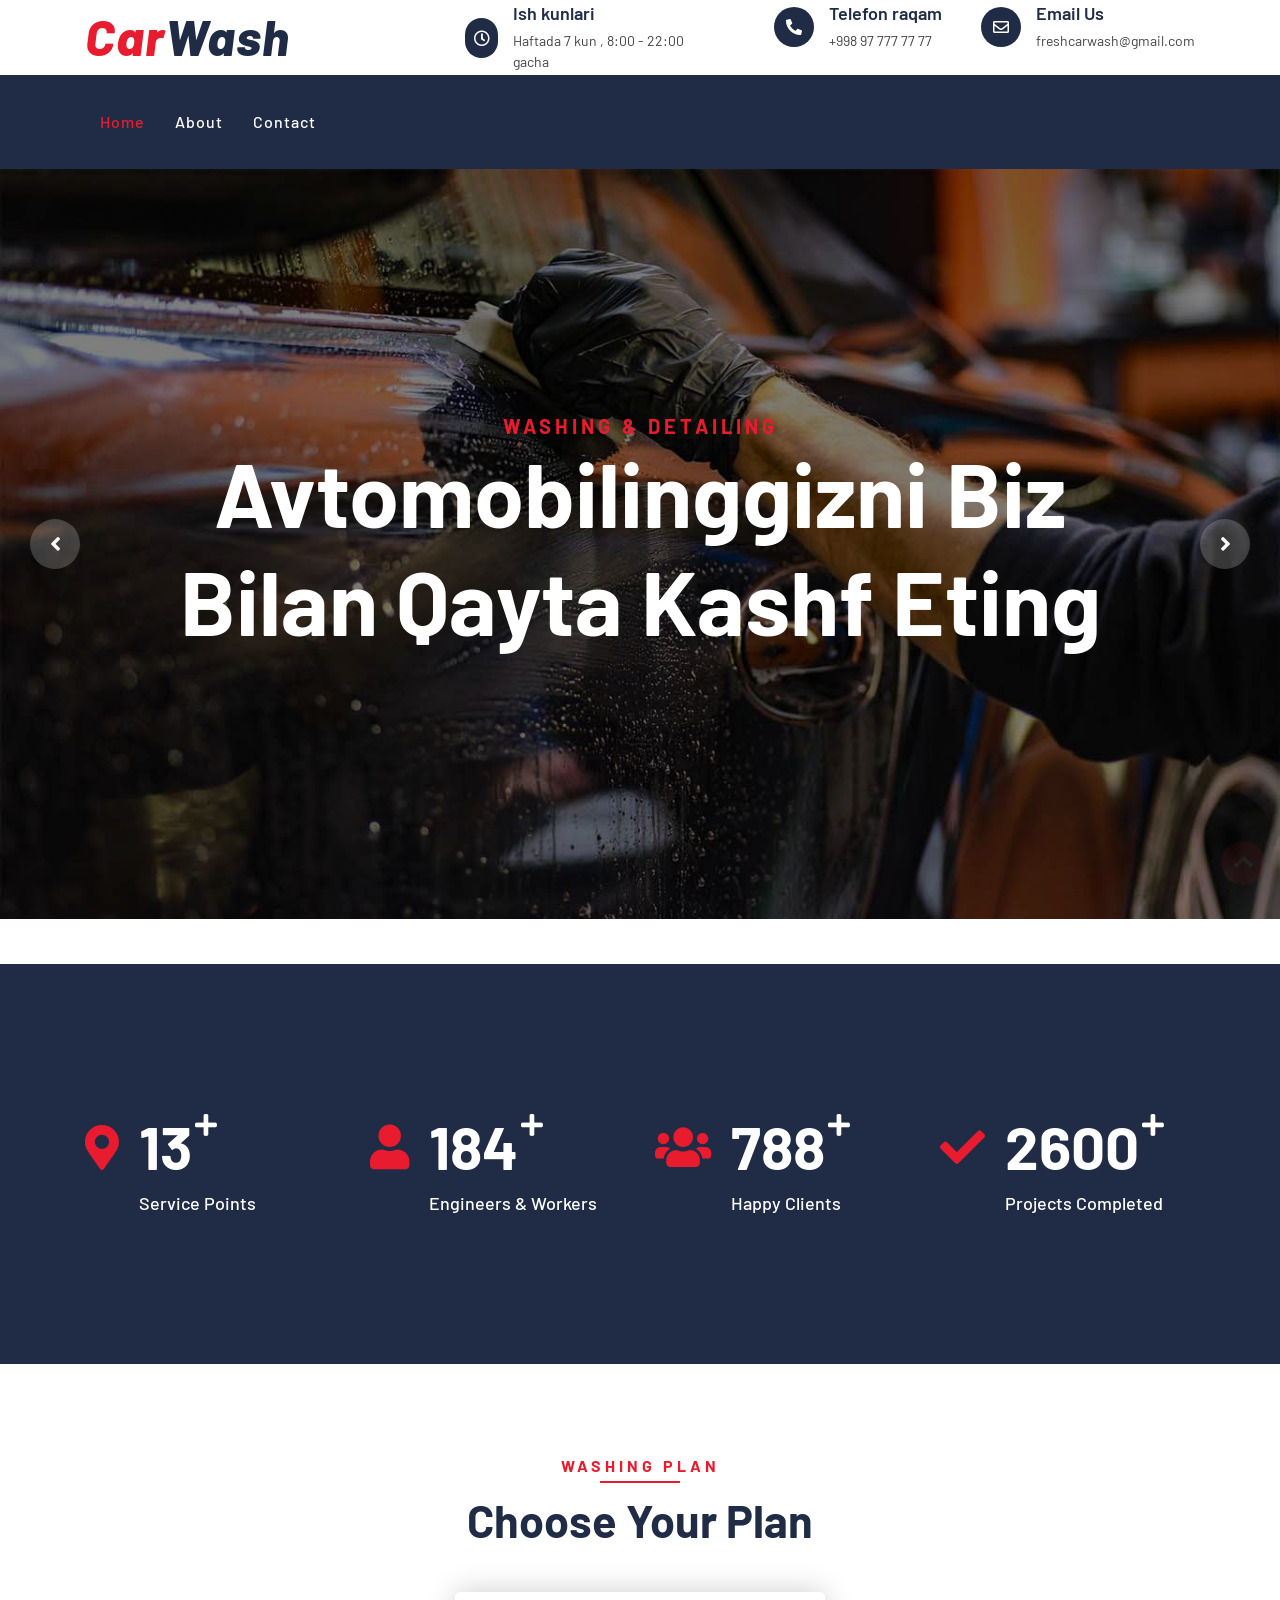
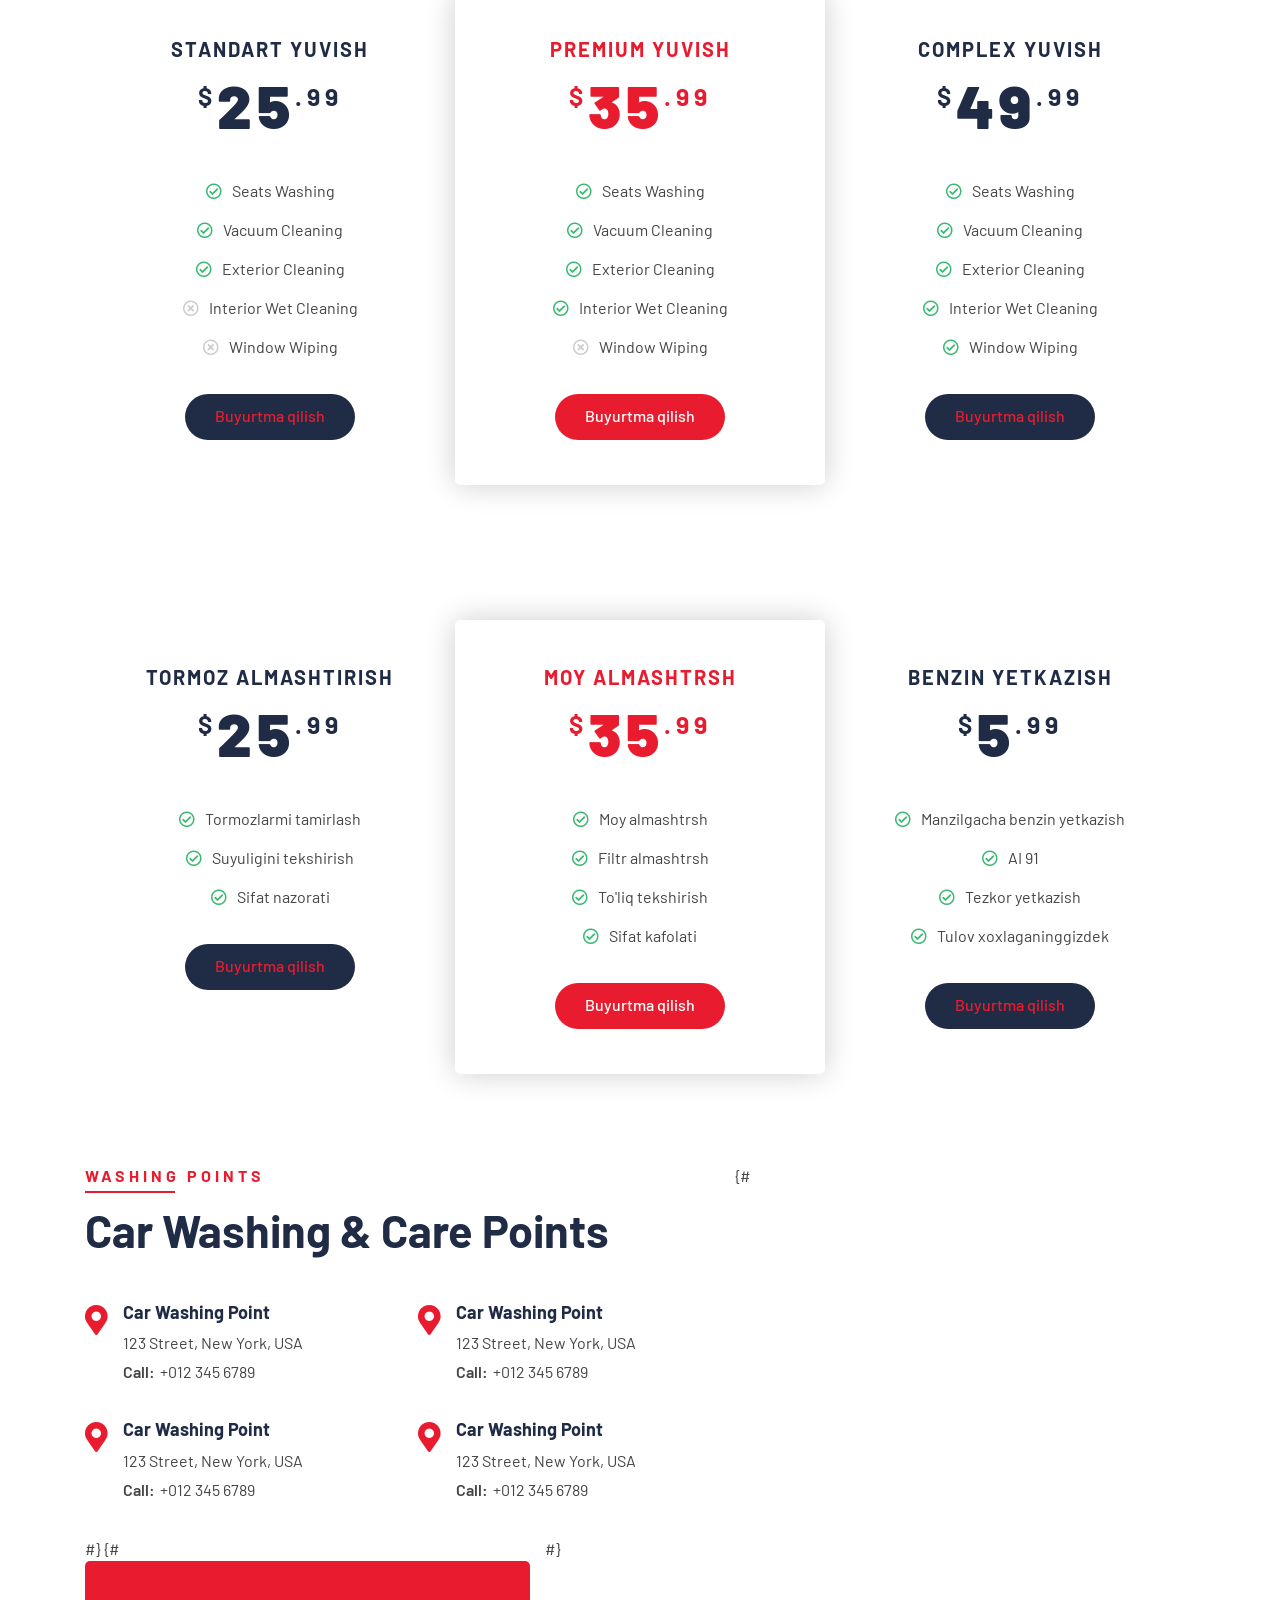
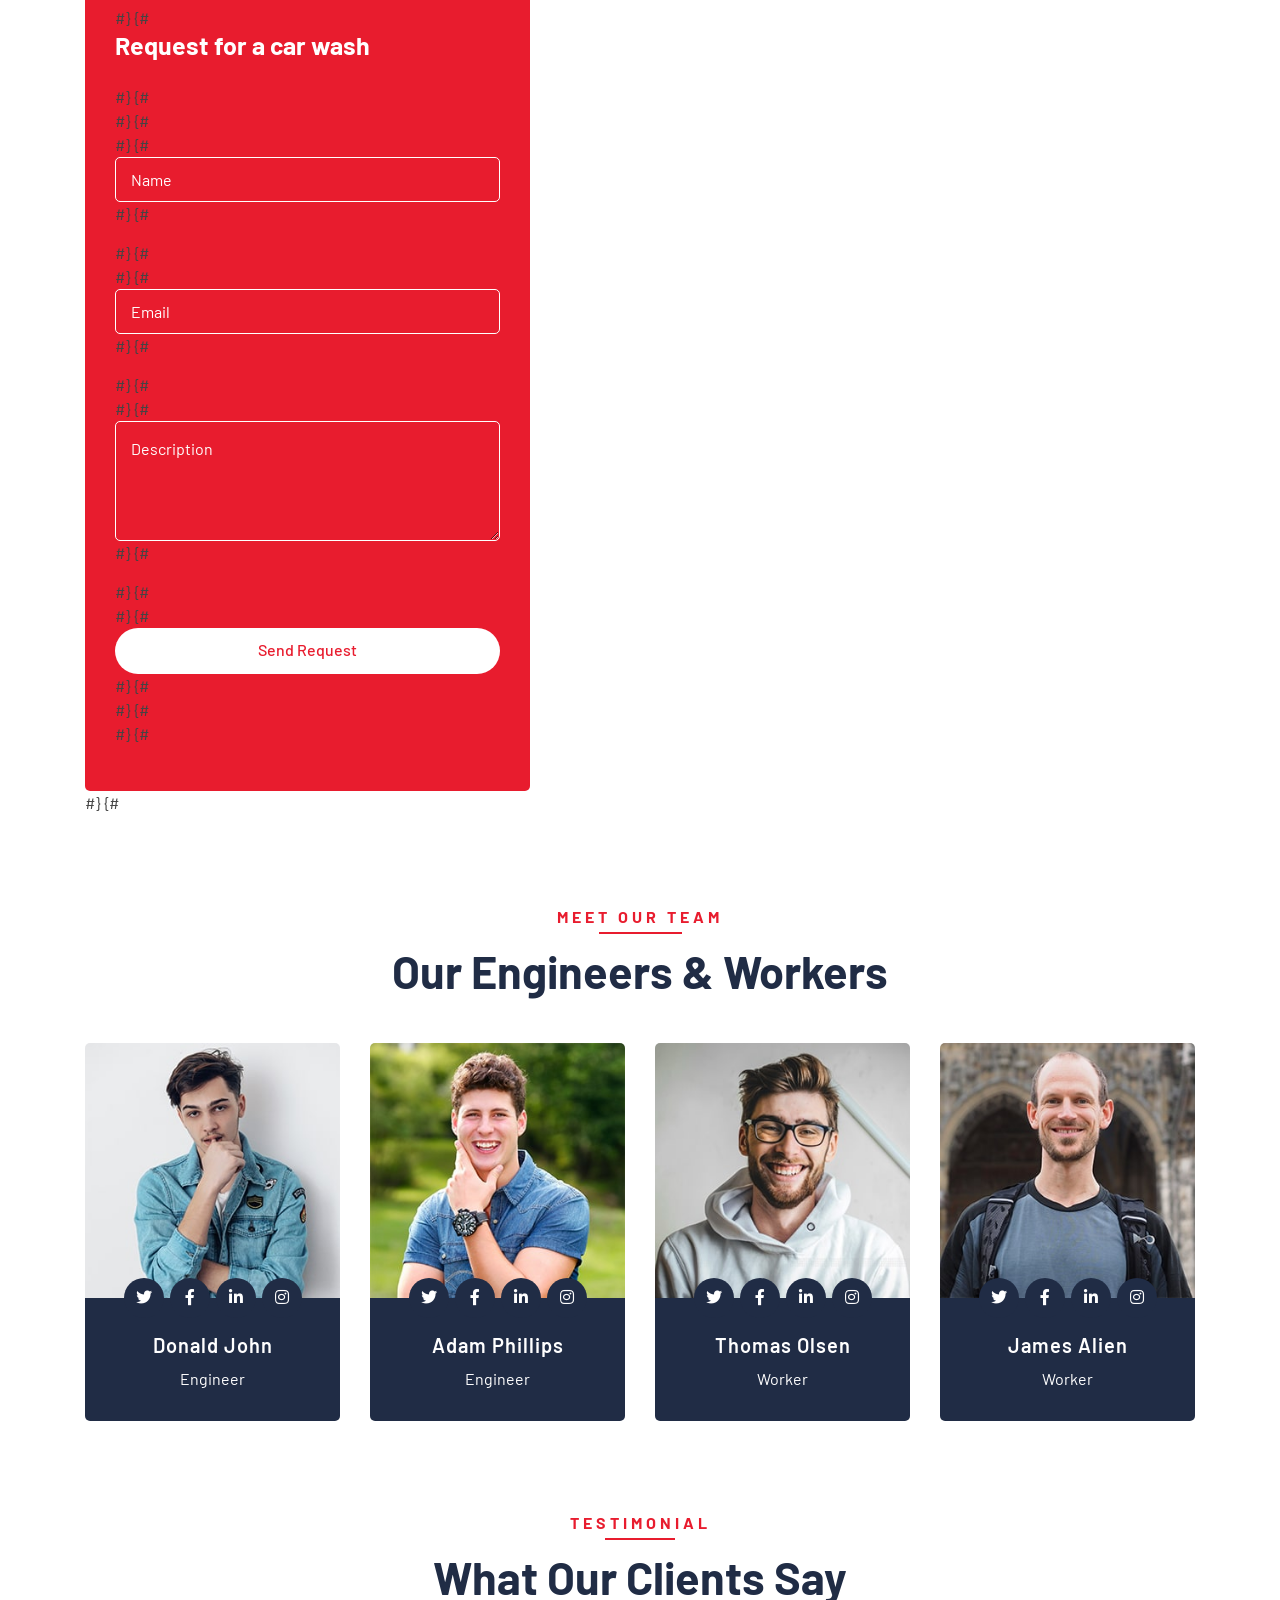
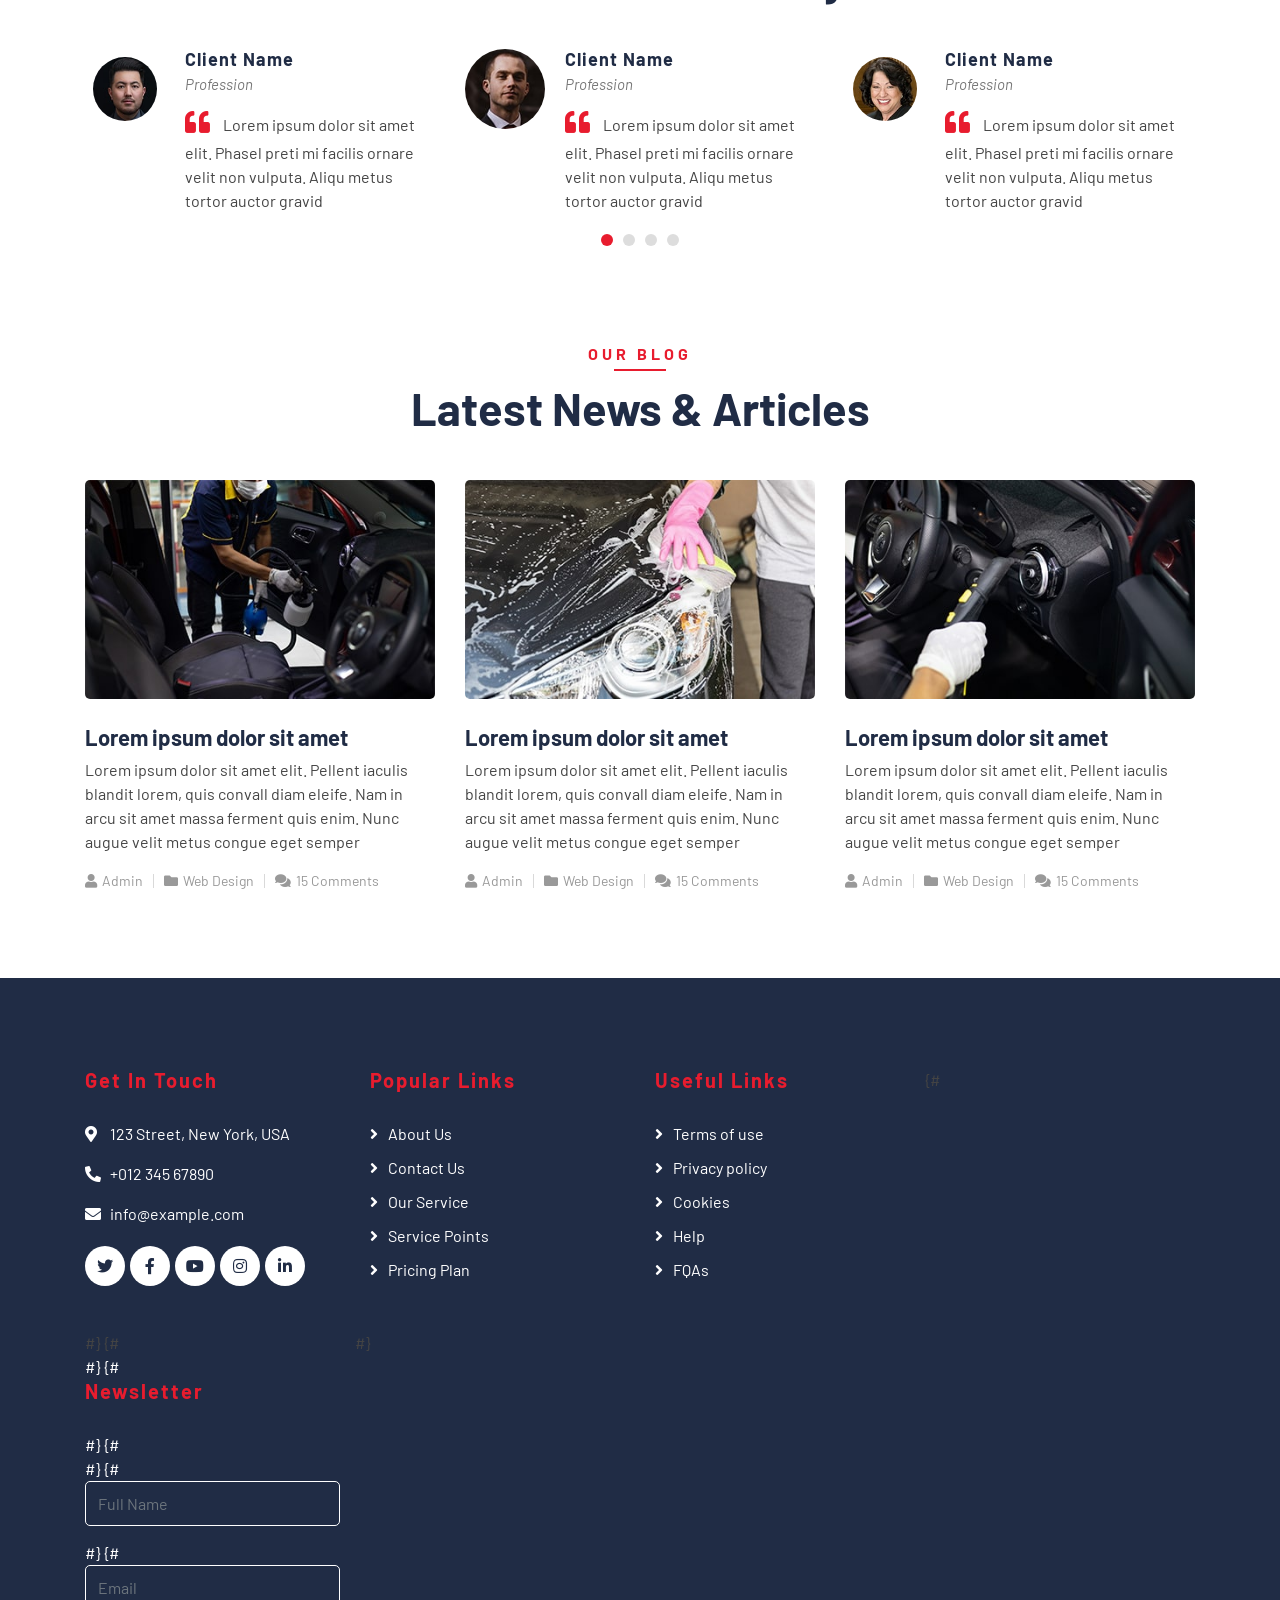
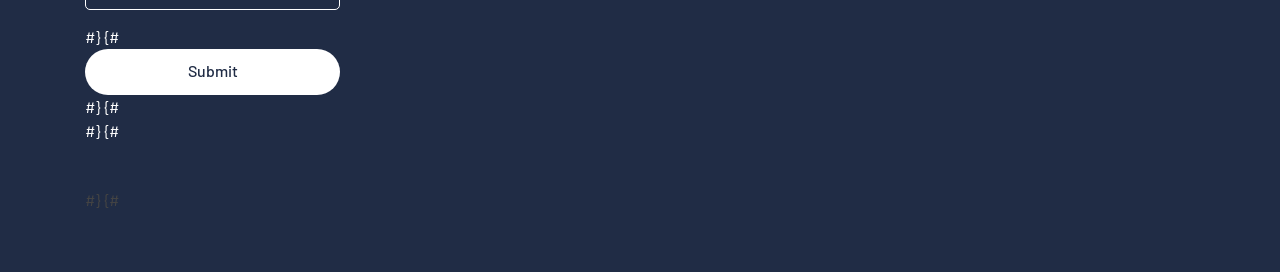
<file: templates/index.html>
<!DOCTYPE html>
<html lang="en">
    <head>
        <meta charset="utf-8">
        <title>AutoWash - Car Wash Website Template</title>
        <meta content="width=device-width, initial-scale=1.0" name="viewport">
        <meta content="Free Website Template" name="keywords">
        <meta content="Free Website Template" name="description">

        <!-- Favicon -->
        <link href="/static/img/favicon.ico" rel="icon">

        <!-- Google Font -->
        <link href="https://fonts.googleapis.com/css2?family=Barlow:wght@400;500;600;700;800;900&display=swap" rel="stylesheet">

        <!-- CSS Libraries -->
        <link href="https://stackpath.bootstrapcdn.com/bootstrap/4.4.1/css/bootstrap.min.css" rel="stylesheet">
        <link href="https://cdnjs.cloudflare.com/ajax/libs/font-awesome/5.10.0/css/all.min.css" rel="stylesheet">
        <link href="/static/lib/flaticon/font/flaticon.css" rel="stylesheet">
        <link href="/static/lib/animate/animate.min.css" rel="stylesheet">
        <link href="/static/lib/owlcarousel/assets/owl.carousel.min.css" rel="stylesheet">

        <!-- Template Stylesheet -->
        <link href="/static/css/style.css" rel="stylesheet">
    </head>

    <body>
        <!-- Top Bar Start -->
        <div class="top-bar">
            <div class="container">
                <div class="row align-items-center">
                    <div class="col-lg-4 col-md-12">
                        <div class="logo">
                            <a href="index.html">
                                <h1>Car<span>Wash</span></h1>
                                <!-- <img src="img/logo.jpg" alt="Logo"> -->
                            </a>
                        </div>
                    </div>
                    <div class="col-lg-8 col-md-7 d-none d-lg-block">
                        <div class="row">
                            <div class="col-4">
                                <div class="top-bar-item">
                                    <div class="top-bar-icon">
                                        <i class="far fa-clock"></i>
                                    </div>
                                    <div class="top-bar-text">
                                        <h3>Ish kunlari</h3>
                                        <p>Haftada 7 kun , 8:00 - 22:00 gacha</p>
                                    </div>
                                </div>
                            </div>
                            <div class="col-4">
                                <div class="top-bar-item">
                                    <div class="top-bar-icon">
                                        <i class="fa fa-phone-alt"></i>
                                    </div>
                                    <div class="top-bar-text">
                                        <h3>Telefon raqam</h3>
                                        <p>+998 97 777 77 77 </p>
                                    </div>
                                </div>
                            </div>
                            <div class="col-4">
                                <div class="top-bar-item">
                                    <div class="top-bar-icon">
                                        <i class="far fa-envelope"></i>
                                    </div>
                                    <div class="top-bar-text">
                                        <h3>Email Us</h3>
                                        <p>freshcarwash@gmail.com</p>
                                    </div>
                                </div>
                            </div>
                        </div>
                    </div>
                </div>
            </div>
        </div>
        <!-- Top Bar End -->

        <!-- Nav Bar Start -->
        <div class="nav-bar">
            <div class="container">
                <nav class="navbar navbar-expand-lg bg-dark navbar-dark">
                    <a href="#" class="navbar-brand">MENU</a>
                    <button type="button" class="navbar-toggler" data-toggle="collapse" data-target="#navbarCollapse">
                        <span class="navbar-toggler-icon"></span>
                    </button>

                    <div class="collapse navbar-collapse justify-content-between" id="navbarCollapse">
                        <div class="navbar-nav mr-auto">
                            <a href="/index" class="nav-item nav-link active">Home</a>
                            <a href="/about" class="nav-item nav-link">About</a>

                            <a href="/contact" class="nav-item nav-link">Contact</a>
                        </div>

                    </div>
                </nav>
            </div>
        </div>
        <!-- Nav Bar End -->


        <!-- Carousel Start -->
        <div class="carousel">
            <div class="container-fluid">
                <div class="owl-carousel">
                    <div class="carousel-item">
                        <div class="carousel-img">
                            <img src="/static/img/carousel-1.jpg" alt="Image">
                        </div>
                        <div class="carousel-text">
                            <h3>Washing & Detailing</h3>
                            <h1>Avtomobilinggizni biz bilan qayta kashf eting</h1>

                        </div>
                    </div>
                    <div class="carousel-item">
                        <div class="carousel-img">
                            <img src="/static/img/carousel-2.jpg" alt="Image">
                        </div>
                        <div class="carousel-text">
                            <h3>Washing & Detailing</h3>
                            <h1>Sifatli xizmat faqat siz uchun</h1>
                        </div>
                    </div>
                    <div class="carousel-item">
                        <div class="carousel-img">
                            <img src="/static/img/carousel-3.jpg" alt="Image">
                        </div>
                        <div class="carousel-text">
                            <h3>Washing & Detailing</h3>
                            <h1>Ichki & tashqi yuvish</h1>

                        </div>
                    </div>
                </div>
            </div>
        </div>
        <!-- Carousel End -->


        <!-- Facts Start -->
        <div class="facts" data-parallax="scroll" data-image-src="img/facts.jpg">
            <div class="container">
                <div class="row">
                    <div class="col-lg-3 col-md-6">
                        <div class="facts-item">
                            <i class="fa fa-map-marker-alt"></i>
                            <div class="facts-text">
                                <h3 data-toggle="counter-up">25</h3>
                                <p>Service Points</p>
                            </div>
                        </div>
                    </div>
                    <div class="col-lg-3 col-md-6">
                        <div class="facts-item">
                            <i class="fa fa-user"></i>
                            <div class="facts-text">
                                <h3 data-toggle="counter-up">350</h3>
                                <p>Engineers & Workers</p>
                            </div>
                        </div>
                    </div>
                    <div class="col-lg-3 col-md-6">
                        <div class="facts-item">
                            <i class="fa fa-users"></i>
                            <div class="facts-text">
                                <h3 data-toggle="counter-up">1500</h3>
                                <p>Happy Clients</p>
                            </div>
                        </div>
                    </div>
                    <div class="col-lg-3 col-md-6">
                        <div class="facts-item">
                            <i class="fa fa-check"></i>
                            <div class="facts-text">
                                <h3 data-toggle="counter-up">5000</h3>
                                <p>Projects Completed</p>
                            </div>
                        </div>
                    </div>
                </div>
            </div>
        </div>
        <!-- Facts End -->


        <!-- Price Start -->
        <div class="price">
            <div class="container">
                <div class="section-header text-center">
                    <p>Washing Plan</p>
                    <h2>Choose Your Plan</h2>
                </div>
                <div class="row">
                    <div class="col-md-4">
                        <div class="price-item">
                            <div class="price-header">
                                <h3>Standart yuvish</h3>
                                <h2><span>$</span><strong>25</strong><span>.99</span></h2>
                            </div>
                            <div class="price-body">
                                <ul>
                                    <li><i class="far fa-check-circle"></i>Seats Washing</li>
                                    <li><i class="far fa-check-circle"></i>Vacuum Cleaning</li>
                                    <li><i class="far fa-check-circle"></i>Exterior Cleaning</li>
                                    <li><i class="far fa-times-circle"></i>Interior Wet Cleaning</li>
                                    <li><i class="far fa-times-circle"></i>Window Wiping</li>
                                </ul>
                            </div>

                            <div class="price-footer">
                                <a class="btn btn-custom" href="/forma?standart-yuvish=service" >Buyurtma qilish</a>
                            </div>
                        </div>

                    </div>
                    <div class="col-md-4">
                        <div class="price-item featured-item">
                            <div class="price-header">
                                <h3>Premium Yuvish</h3>
                                <h2><span>$</span><strong>35</strong><span>.99</span></h2>
                            </div>
                            <div class="price-body">
                                <ul>
                                    <li><i class="far fa-check-circle"></i>Seats Washing</li>
                                    <li><i class="far fa-check-circle"></i>Vacuum Cleaning</li>
                                    <li><i class="far fa-check-circle"></i>Exterior Cleaning</li>
                                    <li><i class="far fa-check-circle"></i>Interior Wet Cleaning</li>
                                    <li><i class="far fa-times-circle"></i>Window Wiping</li>
                                </ul>
                            </div>
                            <div class="price-footer">
                                <a class="btn btn-custom" href="/forma?premium-yuvish=servise">Buyurtma qilish</a>
                            </div>
                        </div>
                    </div>
                    <div class="col-md-4">
                        <div class="price-item">
                            <div class="price-header">
                                <h3>Complex Yuvish</h3>
                                <h2><span>$</span><strong>49</strong><span>.99</span></h2>
                            </div>
                            <div class="price-body">
                                <ul>
                                    <li><i class="far fa-check-circle"></i>Seats Washing</li>
                                    <li><i class="far fa-check-circle"></i>Vacuum Cleaning</li>
                                    <li><i class="far fa-check-circle"></i>Exterior Cleaning</li>
                                    <li><i class="far fa-check-circle"></i>Interior Wet Cleaning</li>
                                    <li><i class="far fa-check-circle"></i>Window Wiping</li>
                                </ul>
                            </div>
                            <div class="price-footer">
                                <a class="btn btn-custom" href="/forma?complex-yuvish=servise">Buyurtma qilish</a>
                            </div>
                        </div>
                    </div>
                </div>
            </div>
        </div>
        <div class="price">
            <div class="container">
                <div class="section-header text-center">

                </div>
                <div class="row">
                    <div class="col-md-4">
                        <div class="price-item">
                            <div class="price-header">
                                <h3>Tormoz almashtirish</h3>
                                <h2><span>$</span><strong>25</strong><span>.99</span></h2>
                            </div>
                            <div class="price-body">
                                <ul>
                                    <li><i class="far fa-check-circle"></i>Tormozlarmi tamirlash</li>
                                    <li><i class="far fa-check-circle"></i>Suyuligini tekshirish</li>
                                    <li><i class="far fa-check-circle"></i>Sifat nazorati</li>
                                </ul>
                            </div>
                            <form action="" method="post">
                            <div class="price-footer">
                                <a class="btn btn-custom" href="/forma?tormoz-tamirlash=service">Buyurtma qilish</a>
                            </div>
                            </form>
                        </div>
                    </div>
                    <div class="col-md-4">
                        <div class="price-item featured-item">
                            <div class="price-header">
                                <h3>Moy almashtrsh</h3>
                                <h2><span>$</span><strong>35</strong><span>.99</span></h2>
                            </div>
                            <div class="price-body">
                                <ul>
                                    <li><i class="far fa-check-circle"></i>Moy almashtrsh</li>
                                    <li><i class="far fa-check-circle"></i>Filtr almashtrsh</li>
                                    <li><i class="far fa-check-circle"></i>To'liq tekshirish</li>
                                    <li><i class="far fa-check-circle"></i>Sifat kafolati</li>
                                </ul>
                            </div>
                            <div class="price-footer">
                                <a class="btn btn-custom" href="/forma?moy-almashtirish=service">Buyurtma qilish</a>
                            </div>
                        </div>
                    </div>
                    <div class="col-md-4">
                        <div class="price-item">
                            <div class="price-header">
                                <h3>Benzin yetkazish</h3>
                                <h2><span>$</span><strong>5</strong><span>.99</span></h2>
                            </div>
                            <div class="price-body">
                                <ul>
                                    <li><i class="far fa-check-circle"></i>Manzilgacha benzin yetkazish</li>
                                    <li><i class="far fa-check-circle"></i>AI 91</li>
                                    <li><i class="far fa-check-circle"></i>Tezkor yetkazish</li>
                                    <li><i class="far fa-check-circle"></i>Tulov xoxlaganinggizdek</li>
                                </ul>
                            </div>
                            <div class="price-footer">
                                <a class="btn btn-custom" href="/forma?benzin-yetkazish=service">Buyurtma qilish</a>
                            </div>
                        </div>
                    </div>
                </div>
            </div>
        </div>

        <!-- Price End -->


        <!-- Location Start -->
        <div class="location">
            <div class="container">
                <div class="row">
                    <div class="col-lg-7">
                        <div class="section-header text-left">
                            <p>Washing Points</p>
                            <h2>Car Washing & Care Points</h2>
                        </div>
                        <div class="row">
                            <div class="col-md-6">
                                <div class="location-item">
                                    <i class="fa fa-map-marker-alt"></i>
                                    <div class="location-text">
                                        <h3>Car Washing Point</h3>
                                        <p>123 Street, New York, USA</p>
                                        <p><strong>Call:</strong>+012 345 6789</p>
                                    </div>
                                </div>
                            </div>
                            <div class="col-md-6">
                                <div class="location-item">
                                    <i class="fa fa-map-marker-alt"></i>
                                    <div class="location-text">
                                        <h3>Car Washing Point</h3>
                                        <p>123 Street, New York, USA</p>
                                        <p><strong>Call:</strong>+012 345 6789</p>
                                    </div>
                                </div>
                            </div>
                            <div class="col-md-6">
                                <div class="location-item">
                                    <i class="fa fa-map-marker-alt"></i>
                                    <div class="location-text">
                                        <h3>Car Washing Point</h3>
                                        <p>123 Street, New York, USA</p>
                                        <p><strong>Call:</strong>+012 345 6789</p>
                                    </div>
                                </div>
                            </div>
                            <div class="col-md-6">
                                <div class="location-item">
                                    <i class="fa fa-map-marker-alt"></i>
                                    <div class="location-text">
                                        <h3>Car Washing Point</h3>
                                        <p>123 Street, New York, USA</p>
                                        <p><strong>Call:</strong>+012 345 6789</p>
                                    </div>
                                </div>
                            </div>
                        </div>
                    </div>
{#                    <div class="col-lg-5">#}
{#                        <div class="location-form">#}
{#                            <h3>Request for a car wash</h3>#}
{#                            <form>#}
{#                                <div class="control-group">#}
{#                                    <input type="text" class="form-control" placeholder="Name" required="required" />#}
{#                                </div>#}
{#                                <div class="control-group">#}
{#                                    <input type="email" class="form-control" placeholder="Email" required="required" />#}
{#                                </div>#}
{#                                <div class="control-group">#}
{#                                    <textarea class="form-control" placeholder="Description" required="required"></textarea>#}
{#                                </div>#}
{#                                <div>#}
{#                                    <button class="btn btn-custom" type="submit">Send Request</button>#}
{#                                </div>#}
{#                            </form>#}
{#                        </div>#}
{#                    </div>#}
                </div>
            </div>
        </div>
        <!-- Location End -->


        <!-- Team Start -->
        <div class="team">
            <div class="container">
                <div class="section-header text-center">
                    <p>Meet Our Team</p>
                    <h2>Our Engineers & Workers</h2>
                </div>
                <div class="row">
                    <div class="col-lg-3 col-md-6">
                        <div class="team-item">
                            <div class="team-img">
                                <img src="/static/img/team-1.jpg" alt="Team Image">
                            </div>
                            <div class="team-text">
                                <h2>Donald John</h2>
                                <p>Engineer</p>
                                <div class="team-social">
                                    <a href=""><i class="fab fa-twitter"></i></a>
                                    <a href=""><i class="fab fa-facebook-f"></i></a>
                                    <a href=""><i class="fab fa-linkedin-in"></i></a>
                                    <a href=""><i class="fab fa-instagram"></i></a>
                                </div>
                            </div>
                        </div>
                    </div>
                    <div class="col-lg-3 col-md-6">
                        <div class="team-item">
                            <div class="team-img">
                                <img src="/static/img/team-2.jpg" alt="Team Image">
                            </div>
                            <div class="team-text">
                                <h2>Adam Phillips</h2>
                                <p>Engineer</p>
                                <div class="team-social">
                                    <a href=""><i class="fab fa-twitter"></i></a>
                                    <a href=""><i class="fab fa-facebook-f"></i></a>
                                    <a href=""><i class="fab fa-linkedin-in"></i></a>
                                    <a href=""><i class="fab fa-instagram"></i></a>
                                </div>
                            </div>
                        </div>
                    </div>
                    <div class="col-lg-3 col-md-6">
                        <div class="team-item">
                            <div class="team-img">
                                <img src="/static/img/team-3.jpg" alt="Team Image">
                            </div>
                            <div class="team-text">
                                <h2>Thomas Olsen</h2>
                                <p>Worker</p>
                                <div class="team-social">
                                    <a href=""><i class="fab fa-twitter"></i></a>
                                    <a href=""><i class="fab fa-facebook-f"></i></a>
                                    <a href=""><i class="fab fa-linkedin-in"></i></a>
                                    <a href=""><i class="fab fa-instagram"></i></a>
                                </div>
                            </div>
                        </div>
                    </div>
                    <div class="col-lg-3 col-md-6">
                        <div class="team-item">
                            <div class="team-img">
                                <img src="/static/img/team-4.jpg" alt="Team Image">
                            </div>
                            <div class="team-text">
                                <h2>James Alien</h2>
                                <p>Worker</p>
                                <div class="team-social">
                                    <a href=""><i class="fab fa-twitter"></i></a>
                                    <a href=""><i class="fab fa-facebook-f"></i></a>
                                    <a href=""><i class="fab fa-linkedin-in"></i></a>
                                    <a href=""><i class="fab fa-instagram"></i></a>
                                </div>
                            </div>
                        </div>
                    </div>
                </div>
            </div>
        </div>
        <!-- Team End -->


        <!-- Testimonial Start -->
        <div class="testimonial">
            <div class="container">
                <div class="section-header text-center">
                    <p>Testimonial</p>
                    <h2>What our clients say</h2>
                </div>
                <div class="owl-carousel testimonials-carousel">
                    <div class="testimonial-item">
                        <img src="/static/img/testimonial-1.jpg" alt="Image">
                        <div class="testimonial-text">
                            <h3>Client Name</h3>
                            <h4>Profession</h4>
                            <p>
                                Lorem ipsum dolor sit amet elit. Phasel preti mi facilis ornare velit non vulputa. Aliqu metus tortor auctor gravid
                            </p>
                        </div>
                    </div>
                    <div class="testimonial-item">
                        <img src="/static/img/testimonial-2.jpg" alt="Image">
                        <div class="testimonial-text">
                            <h3>Client Name</h3>
                            <h4>Profession</h4>
                            <p>
                                Lorem ipsum dolor sit amet elit. Phasel preti mi facilis ornare velit non vulputa. Aliqu metus tortor auctor gravid
                            </p>
                        </div>
                    </div>
                    <div class="testimonial-item">
                        <img src="/static/img/testimonial-3.jpg" alt="Image">
                        <div class="testimonial-text">
                            <h3>Client Name</h3>
                            <h4>Profession</h4>
                            <p>
                                Lorem ipsum dolor sit amet elit. Phasel preti mi facilis ornare velit non vulputa. Aliqu metus tortor auctor gravid
                            </p>
                        </div>
                    </div>
                    <div class="testimonial-item">
                        <img src="/static/img/testimonial-4.jpg" alt="Image">
                        <div class="testimonial-text">
                            <h3>Client Name</h3>
                            <h4>Profession</h4>
                            <p>
                                Lorem ipsum dolor sit amet elit. Phasel preti mi facilis ornare velit non vulputa. Aliqu metus tortor auctor gravid
                            </p>
                        </div>
                    </div>
                </div>
            </div>
        </div>
        <!-- Testimonial End -->


        <!-- Blog Start -->
        <div class="blog">
            <div class="container">
                <div class="section-header text-center">
                    <p>Our Blog</p>
                    <h2>Latest news & articles</h2>
                </div>
                <div class="row">
                    <div class="col-lg-4">
                        <div class="blog-item">
                            <div class="blog-img">
                                <img src="/static/img/blog-1.jpg" alt="Image">
                                <div class="meta-date">
                                    <span>01</span>
                                    <strong>Jan</strong>
                                    <span>2045</span>
                                </div>
                            </div>
                            <div class="blog-text">
                                <h3><a href="#">Lorem ipsum dolor sit amet</a></h3>
                                <p>
                                    Lorem ipsum dolor sit amet elit. Pellent iaculis blandit lorem, quis convall diam eleife. Nam in arcu sit amet massa ferment quis enim. Nunc  augue velit metus congue eget semper
                                </p>
                            </div>
                            <div class="blog-meta">
                                <p><i class="fa fa-user"></i><a href="">Admin</a></p>
                                <p><i class="fa fa-folder"></i><a href="">Web Design</a></p>
                                <p><i class="fa fa-comments"></i><a href="">15 Comments</a></p>
                            </div>
                        </div>
                    </div>
                    <div class="col-lg-4">
                        <div class="blog-item">
                            <div class="blog-img">
                                <img src="/static/img/blog-2.jpg" alt="Image">
                                <div class="meta-date">
                                    <span>01</span>
                                    <strong>Jan</strong>
                                    <span>2045</span>
                                </div>
                            </div>
                            <div class="blog-text">
                                <h3><a href="#">Lorem ipsum dolor sit amet</a></h3>
                                <p>
                                    Lorem ipsum dolor sit amet elit. Pellent iaculis blandit lorem, quis convall diam eleife. Nam in arcu sit amet massa ferment quis enim. Nunc  augue velit metus congue eget semper
                                </p>
                            </div>
                            <div class="blog-meta">
                                <p><i class="fa fa-user"></i><a href="">Admin</a></p>
                                <p><i class="fa fa-folder"></i><a href="">Web Design</a></p>
                                <p><i class="fa fa-comments"></i><a href="">15 Comments</a></p>
                            </div>
                        </div>
                    </div>
                    <div class="col-lg-4">
                        <div class="blog-item">
                            <div class="blog-img">
                                <img src="/static/img/blog-3.jpg" alt="Image">
                                <div class="meta-date">
                                    <span>01</span>
                                    <strong>Jan</strong>
                                    <span>2045</span>
                                </div>
                            </div>
                            <div class="blog-text">
                                <h3><a href="#">Lorem ipsum dolor sit amet</a></h3>
                                <p>
                                    Lorem ipsum dolor sit amet elit. Pellent iaculis blandit lorem, quis convall diam eleife. Nam in arcu sit amet massa ferment quis enim. Nunc  augue velit metus congue eget semper
                                </p>
                            </div>
                            <div class="blog-meta">
                                <p><i class="fa fa-user"></i><a href="">Admin</a></p>
                                <p><i class="fa fa-folder"></i><a href="">Web Design</a></p>
                                <p><i class="fa fa-comments"></i><a href="">15 Comments</a></p>
                            </div>
                        </div>
                    </div>
                </div>
            </div>
        </div>
        <!-- Blog End -->


        <!-- Footer Start -->
        <div class="footer">
            <div class="container">
                <div class="row">
                    <div class="col-lg-3 col-md-6">
                        <div class="footer-contact">
                            <h2>Get In Touch</h2>
                            <p><i class="fa fa-map-marker-alt"></i>123 Street, New York, USA</p>
                            <p><i class="fa fa-phone-alt"></i>+012 345 67890</p>
                            <p><i class="fa fa-envelope"></i>info@example.com</p>
                            <div class="footer-social">
                                <a class="btn" href=""><i class="fab fa-twitter"></i></a>
                                <a class="btn" href=""><i class="fab fa-facebook-f"></i></a>
                                <a class="btn" href=""><i class="fab fa-youtube"></i></a>
                                <a class="btn" href=""><i class="fab fa-instagram"></i></a>
                                <a class="btn" href=""><i class="fab fa-linkedin-in"></i></a>
                            </div>
                        </div>
                    </div>
                    <div class="col-lg-3 col-md-6">
                        <div class="footer-link">
                            <h2>Popular Links</h2>
                            <a href="">About Us</a>
                            <a href="">Contact Us</a>
                            <a href="">Our Service</a>
                            <a href="">Service Points</a>
                            <a href="">Pricing Plan</a>
                        </div>
                    </div>
                    <div class="col-lg-3 col-md-6">
                        <div class="footer-link">
                            <h2>Useful Links</h2>
                            <a href="">Terms of use</a>
                            <a href="">Privacy policy</a>
                            <a href="">Cookies</a>
                            <a href="">Help</a>
                            <a href="">FQAs</a>
                        </div>
                    </div>
{#                    <div class="col-lg-3 col-md-6">#}
{#                        <div class="footer-newsletter">#}
{#                            <h2>Newsletter</h2>#}
{#                            <form>#}
{#                                <input class="form-control" placeholder="Full Name">#}
{#                                <input class="form-control" placeholder="Email">#}
{#                                <button class="btn btn-custom">Submit</button>#}
{#                            </form>#}
{#                        </div>#}
{#                    </div>#}
                </div>
            </div>
            <div class="container copyright">
            </div>
        </div>
        <!-- Footer End -->

        <!-- Back to top button -->
        <a href="#" class="back-to-top"><i class="fa fa-chevron-up"></i></a>

        <!-- Pre Loader -->
        <div id="loader" class="show">
            <div class="loader"></div>
        </div>

        <!-- JavaScript Libraries -->
        <script src="https://code.jquery.com/jquery-3.4.1.min.js"></script>
        <script src="https://stackpath.bootstrapcdn.com/bootstrap/4.4.1/js/bootstrap.bundle.min.js"></script>
        <script src="/static/lib/easing/easing.min.js"></script>
        <script src="/static/lib/owlcarousel/owl.carousel.min.js"></script>
        <script src="/static/lib/waypoints/waypoints.min.js"></script>
        <script src="/static/lib/counterup/counterup.min.js"></script>

        <!-- Contact Javascript File -->
        <script src="/static/mail/jqBootstrapValidation.min.js"></script>
        <script src="/static/mail/contact.js"></script>

        <!-- Template Javascript -->
        <script src="/static/js/main.js"></script>
    </body>
</html>
</file>
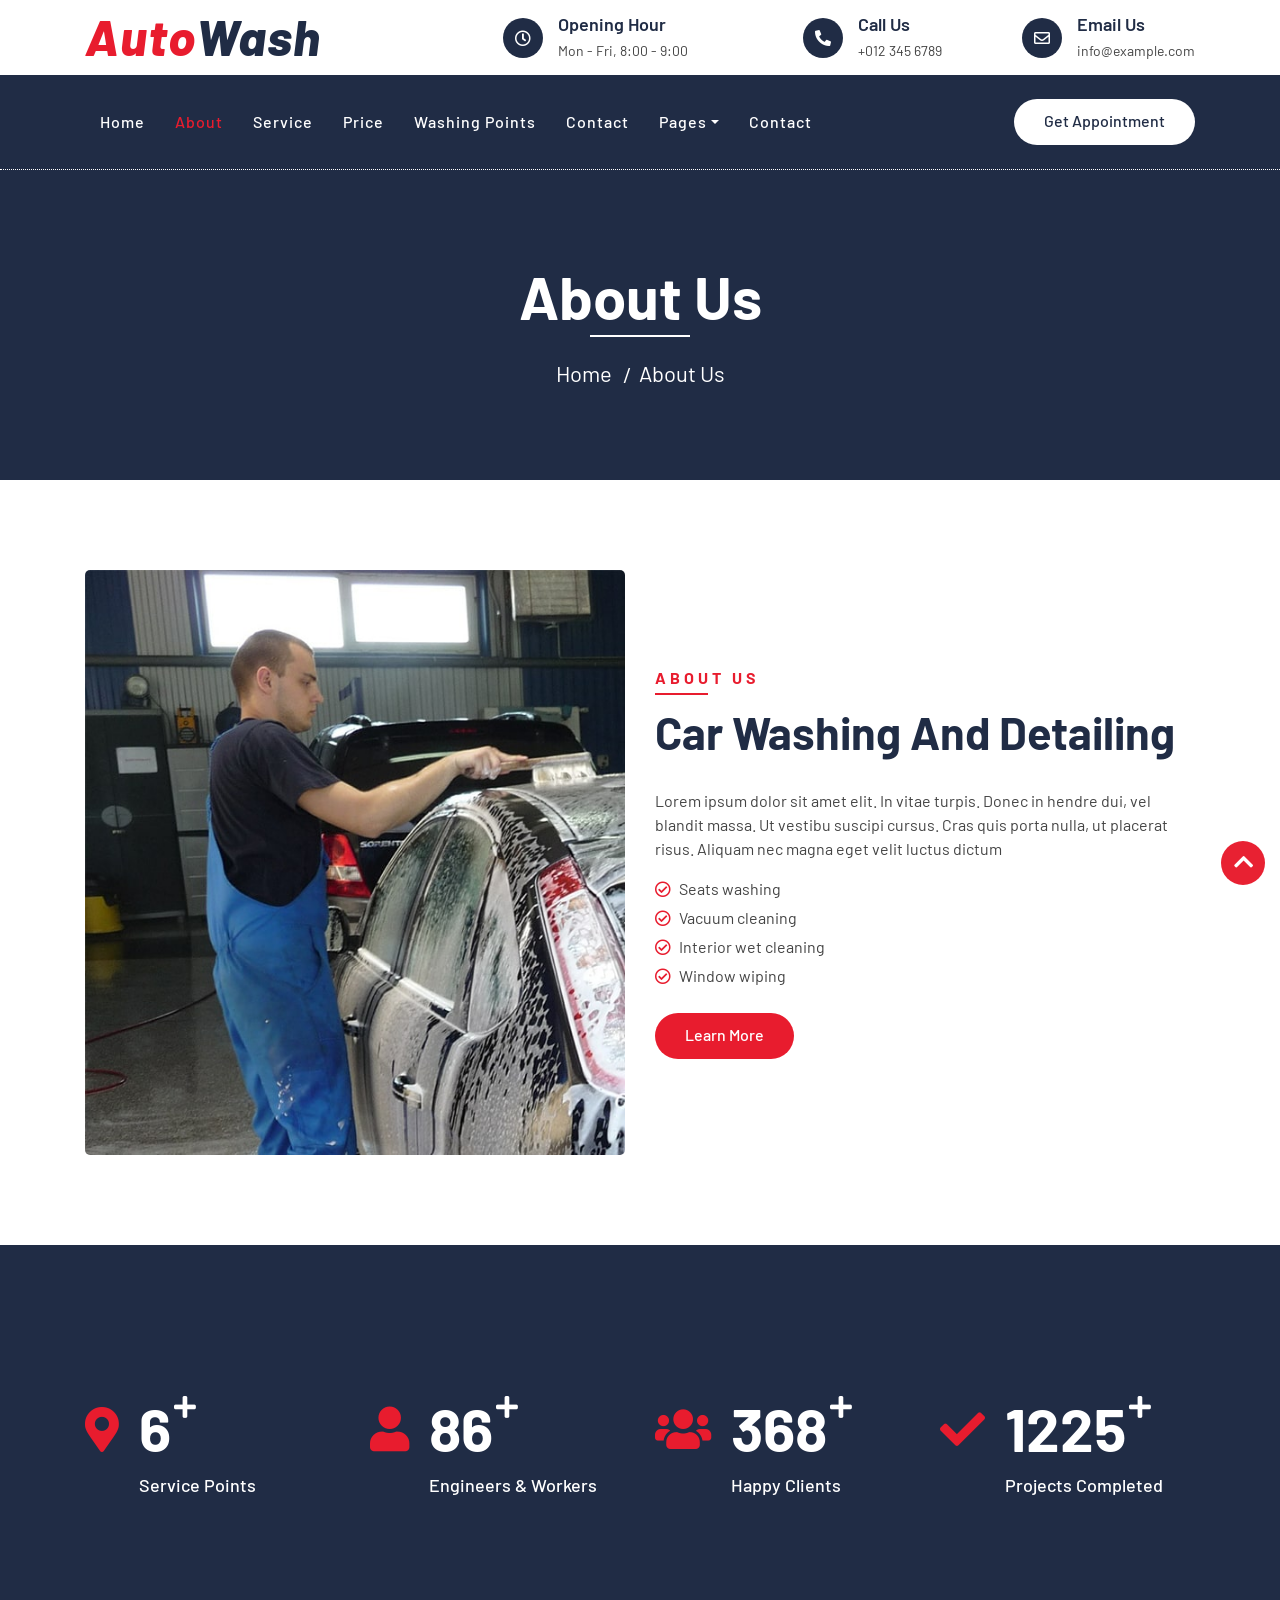
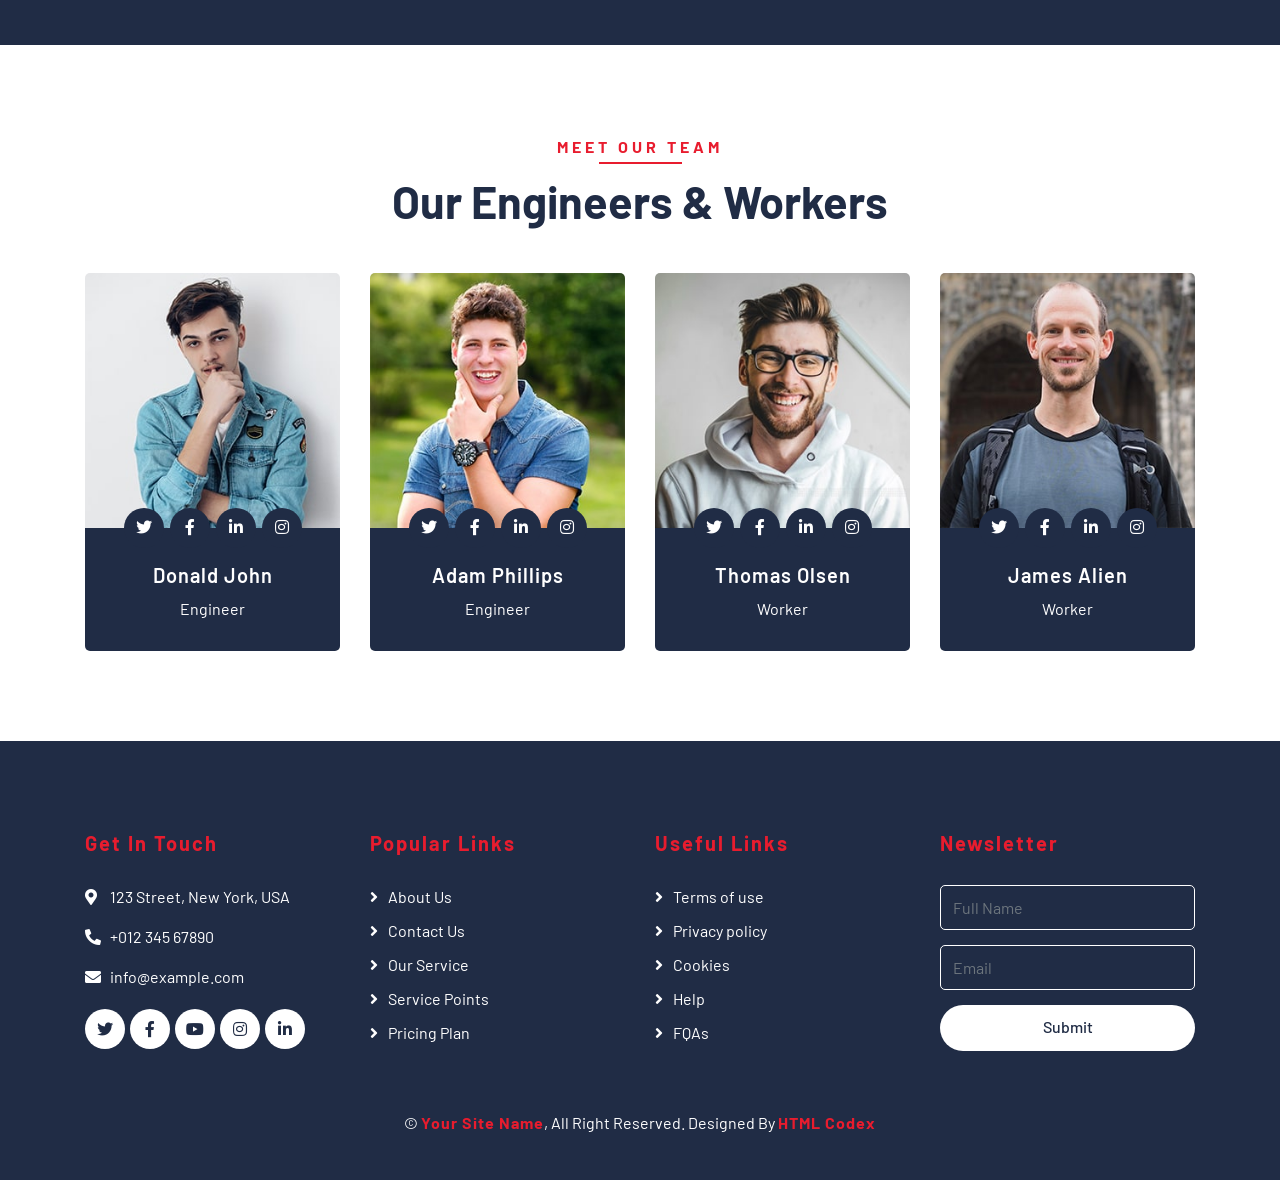
<file: templates/about.html>
<!DOCTYPE html>
<html lang="en">
    <head>
        <meta charset="utf-8">
        <title>AutoWash - Car Wash Website Template</title>
        <meta content="width=device-width, initial-scale=1.0" name="viewport">
        <meta content="Free Website Template" name="keywords">
        <meta content="Free Website Template" name="description">

        <!-- Favicon -->
        <link href="/static/img/favicon.ico" rel="icon">

        <!-- Google Font -->
        <link href="https://fonts.googleapis.com/css2?family=Barlow:wght@400;500;600;700;800;900&display=swap" rel="stylesheet">

        <!-- CSS Libraries -->
        <link href="https://stackpath.bootstrapcdn.com/bootstrap/4.4.1/css/bootstrap.min.css" rel="stylesheet">
        <link href="https://cdnjs.cloudflare.com/ajax/libs/font-awesome/5.10.0/css/all.min.css" rel="stylesheet">
        <link href="/static/lib/flaticon/font/flaticon.css" rel="stylesheet">
        <link href="/static/lib/animate/animate.min.css" rel="stylesheet">
        <link href="/static/lib/owlcarousel/assets/owl.carousel.min.css" rel="stylesheet">

        <!-- Template Stylesheet -->
        <link href="/static/css/style.css" rel="stylesheet">
    </head>

    <body>
        <!-- Top Bar Start -->
        <div class="top-bar">
            <div class="container">
                <div class="row align-items-center">
                    <div class="col-lg-4 col-md-12">
                        <div class="logo">
                            <a href="index.html">
                                <h1>Auto<span>Wash</span></h1>
                                <!-- <img src="img/logo.jpg" alt="Logo"> -->
                            </a>
                        </div>
                    </div>
                    <div class="col-lg-8 col-md-7 d-none d-lg-block">
                        <div class="row">
                            <div class="col-4">
                                <div class="top-bar-item">
                                    <div class="top-bar-icon">
                                        <i class="far fa-clock"></i>
                                    </div>
                                    <div class="top-bar-text">
                                        <h3>Opening Hour</h3>
                                        <p>Mon - Fri, 8:00 - 9:00</p>
                                    </div>
                                </div>
                            </div>
                            <div class="col-4">
                                <div class="top-bar-item">
                                    <div class="top-bar-icon">
                                        <i class="fa fa-phone-alt"></i>
                                    </div>
                                    <div class="top-bar-text">
                                        <h3>Call Us</h3>
                                        <p>+012 345 6789</p>
                                    </div>
                                </div>
                            </div>
                            <div class="col-4">
                                <div class="top-bar-item">
                                    <div class="top-bar-icon">
                                        <i class="far fa-envelope"></i>
                                    </div>
                                    <div class="top-bar-text">
                                        <h3>Email Us</h3>
                                        <p>info@example.com</p>
                                    </div>
                                </div>
                            </div>
                        </div>
                    </div>
                </div>
            </div>
        </div>
        <!-- Top Bar End -->

        <!-- Nav Bar Start -->
        <div class="nav-bar">
            <div class="container">
                <nav class="navbar navbar-expand-lg bg-dark navbar-dark">
                    <a href="#" class="navbar-brand">MENU</a>
                    <button type="button" class="navbar-toggler" data-toggle="collapse" data-target="#navbarCollapse">
                        <span class="navbar-toggler-icon"></span>
                    </button>

                    <div class="collapse navbar-collapse justify-content-between" id="navbarCollapse">
                        <div class="navbar-nav mr-auto">
                            <a href="/index" class="nav-item nav-link">Home</a>
                            <a href="/about" class="nav-item nav-link active">About</a>
                            <a href="/service" class="nav-item nav-link">Service</a>
                            <a href="/price" class="nav-item nav-link">Price</a>
                            <a href="/location" class="nav-item nav-link">Washing Points</a>
                            <a href="/contact" class="nav-item nav-link">Contact</a>
                            <div class="nav-item dropdown">
                                <a href="#" class="nav-link dropdown-toggle" data-toggle="dropdown">Pages</a>
                                <div class="dropdown-menu">
                                    <a href="/blog" class="dropdown-item">Blog Grid</a>
                                    <a href="/single" class="dropdown-item">Detail Page</a>
                                    <a href="/team" class="dropdown-item">Team Member</a>
                                    <a href="/booking" class="dropdown-item">Schedule Booking</a>
                                </div>
                            </div>
                            <a href="/contact" class="nav-item nav-link">Contact</a>
                        </div>
                        <div class="ml-auto">
                            <a class="btn btn-custom" href="#">Get Appointment</a>
                        </div>
                    </div>
                </nav>
            </div>
        </div>
        <!-- Nav Bar End -->


        <!-- Page Header Start -->
        <div class="page-header">
            <div class="container">
                <div class="row">
                    <div class="col-12">
                        <h2>About Us</h2>
                    </div>
                    <div class="col-12">
                        <a href="">Home</a>
                        <a href="">About Us</a>
                    </div>
                </div>
            </div>
        </div>
        <!-- Page Header End -->


        <!-- About Start -->
        <div class="about">
            <div class="container">
                <div class="row align-items-center">
                    <div class="col-lg-6">
                        <div class="about-img">
                            <img src="/static/img/about.jpg" alt="Image">
                        </div>
                    </div>
                    <div class="col-lg-6">
                        <div class="section-header text-left">
                            <p>About Us</p>
                            <h2>car washing and detailing</h2>
                        </div>
                        <div class="about-content">
                            <p>
                                Lorem ipsum dolor sit amet elit. In vitae turpis. Donec in hendre dui, vel blandit massa. Ut vestibu suscipi cursus. Cras quis porta nulla, ut placerat risus. Aliquam nec magna eget velit luctus dictum
                            </p>
                            <ul>
                                <li><i class="far fa-check-circle"></i>Seats washing</li>
                                <li><i class="far fa-check-circle"></i>Vacuum cleaning</li>
                                <li><i class="far fa-check-circle"></i>Interior wet cleaning</li>
                                <li><i class="far fa-check-circle"></i>Window wiping</li>
                            </ul>
                            <a class="btn btn-custom" href="">Learn More</a>
                        </div>
                    </div>
                </div>
            </div>
        </div>
        <!-- About End -->


        <!-- Facts Start -->
        <div class="facts" data-parallax="scroll" data-image-src="img/facts.jpg">
            <div class="container">
                <div class="row">
                    <div class="col-lg-3 col-md-6">
                        <div class="facts-item">
                            <i class="fa fa-map-marker-alt"></i>
                            <div class="facts-text">
                                <h3 data-toggle="counter-up">25</h3>
                                <p>Service Points</p>
                            </div>
                        </div>
                    </div>
                    <div class="col-lg-3 col-md-6">
                        <div class="facts-item">
                            <i class="fa fa-user"></i>
                            <div class="facts-text">
                                <h3 data-toggle="counter-up">350</h3>
                                <p>Engineers & Workers</p>
                            </div>
                        </div>
                    </div>
                    <div class="col-lg-3 col-md-6">
                        <div class="facts-item">
                            <i class="fa fa-users"></i>
                            <div class="facts-text">
                                <h3 data-toggle="counter-up">1500</h3>
                                <p>Happy Clients</p>
                            </div>
                        </div>
                    </div>
                    <div class="col-lg-3 col-md-6">
                        <div class="facts-item">
                            <i class="fa fa-check"></i>
                            <div class="facts-text">
                                <h3 data-toggle="counter-up">5000</h3>
                                <p>Projects Completed</p>
                            </div>
                        </div>
                    </div>
                </div>
            </div>
        </div>
        <!-- Facts End -->


        <!-- Team Start -->
        <div class="team">
            <div class="container">
                <div class="section-header text-center">
                    <p>Meet Our Team</p>
                    <h2>Our Engineers & Workers</h2>
                </div>
                <div class="row">
                    <div class="col-lg-3 col-md-6">
                        <div class="team-item">
                            <div class="team-img">
                                <img src="/static/img/team-1.jpg" alt="Team Image">
                            </div>
                            <div class="team-text">
                                <h2>Donald John</h2>
                                <p>Engineer</p>
                                <div class="team-social">
                                    <a href=""><i class="fab fa-twitter"></i></a>
                                    <a href=""><i class="fab fa-facebook-f"></i></a>
                                    <a href=""><i class="fab fa-linkedin-in"></i></a>
                                    <a href=""><i class="fab fa-instagram"></i></a>
                                </div>
                            </div>
                        </div>
                    </div>
                    <div class="col-lg-3 col-md-6">
                        <div class="team-item">
                            <div class="team-img">
                                <img src="/static/img/team-2.jpg" alt="Team Image">
                            </div>
                            <div class="team-text">
                                <h2>Adam Phillips</h2>
                                <p>Engineer</p>
                                <div class="team-social">
                                    <a href=""><i class="fab fa-twitter"></i></a>
                                    <a href=""><i class="fab fa-facebook-f"></i></a>
                                    <a href=""><i class="fab fa-linkedin-in"></i></a>
                                    <a href=""><i class="fab fa-instagram"></i></a>
                                </div>
                            </div>
                        </div>
                    </div>
                    <div class="col-lg-3 col-md-6">
                        <div class="team-item">
                            <div class="team-img">
                                <img src="/static/img/team-3.jpg" alt="Team Image">
                            </div>
                            <div class="team-text">
                                <h2>Thomas Olsen</h2>
                                <p>Worker</p>
                                <div class="team-social">
                                    <a href=""><i class="fab fa-twitter"></i></a>
                                    <a href=""><i class="fab fa-facebook-f"></i></a>
                                    <a href=""><i class="fab fa-linkedin-in"></i></a>
                                    <a href=""><i class="fab fa-instagram"></i></a>
                                </div>
                            </div>
                        </div>
                    </div>
                    <div class="col-lg-3 col-md-6">
                        <div class="team-item">
                            <div class="team-img">
                                <img src="/static/img/team-4.jpg" alt="Team Image">
                            </div>
                            <div class="team-text">
                                <h2>James Alien</h2>
                                <p>Worker</p>
                                <div class="team-social">
                                    <a href=""><i class="fab fa-twitter"></i></a>
                                    <a href=""><i class="fab fa-facebook-f"></i></a>
                                    <a href=""><i class="fab fa-linkedin-in"></i></a>
                                    <a href=""><i class="fab fa-instagram"></i></a>
                                </div>
                            </div>
                        </div>
                    </div>
                </div>
            </div>
        </div>
        <!-- Team End -->


        <!-- Footer Start -->
        <div class="footer">
            <div class="container">
                <div class="row">
                    <div class="col-lg-3 col-md-6">
                        <div class="footer-contact">
                            <h2>Get In Touch</h2>
                            <p><i class="fa fa-map-marker-alt"></i>123 Street, New York, USA</p>
                            <p><i class="fa fa-phone-alt"></i>+012 345 67890</p>
                            <p><i class="fa fa-envelope"></i>info@example.com</p>
                            <div class="footer-social">
                                <a class="btn" href=""><i class="fab fa-twitter"></i></a>
                                <a class="btn" href=""><i class="fab fa-facebook-f"></i></a>
                                <a class="btn" href=""><i class="fab fa-youtube"></i></a>
                                <a class="btn" href=""><i class="fab fa-instagram"></i></a>
                                <a class="btn" href=""><i class="fab fa-linkedin-in"></i></a>
                            </div>
                        </div>
                    </div>
                    <div class="col-lg-3 col-md-6">
                        <div class="footer-link">
                            <h2>Popular Links</h2>
                            <a href="">About Us</a>
                            <a href="">Contact Us</a>
                            <a href="">Our Service</a>
                            <a href="">Service Points</a>
                            <a href="">Pricing Plan</a>
                        </div>
                    </div>
                    <div class="col-lg-3 col-md-6">
                        <div class="footer-link">
                            <h2>Useful Links</h2>
                            <a href="">Terms of use</a>
                            <a href="">Privacy policy</a>
                            <a href="">Cookies</a>
                            <a href="">Help</a>
                            <a href="">FQAs</a>
                        </div>
                    </div>
                    <div class="col-lg-3 col-md-6">
                        <div class="footer-newsletter">
                            <h2>Newsletter</h2>
                            <form>
                                <input class="form-control" placeholder="Full Name">
                                <input class="form-control" placeholder="Email">
                                <button class="btn btn-custom">Submit</button>
                            </form>
                        </div>
                    </div>
                </div>
            </div>
            <div class="container copyright">
                <p>&copy; <a href="#">Your Site Name</a>, All Right Reserved. Designed By <a href="https://htmlcodex.com">HTML Codex</a></p>
            </div>
        </div>
        <!-- Footer End -->

        <!-- Back to top button -->
        <a href="#" class="back-to-top"><i class="fa fa-chevron-up"></i></a>

        <!-- Pre Loader -->
        <div id="loader" class="show">
            <div class="loader"></div>
        </div>

        <!-- JavaScript Libraries -->
        <script src="https://code.jquery.com/jquery-3.4.1.min.js"></script>
        <script src="https://stackpath.bootstrapcdn.com/bootstrap/4.4.1/js/bootstrap.bundle.min.js"></script>
        <script src="/static/lib/easing/easing.min.js"></script>
        <script src="/static/lib/owlcarousel/owl.carousel.min.js"></script>
        <script src="/static/lib/waypoints/waypoints.min.js"></script>
        <script src="/static/lib/counterup/counterup.min.js"></script>

        <!-- Contact Javascript File -->
        <script src="/static/mail/jqBootstrapValidation.min.js"></script>
        <script src="/static/mail/contact.js"></script>

        <!-- Template Javascript -->
        <script src="/static/js/main.js"></script>
    </body>
</html>
</file>
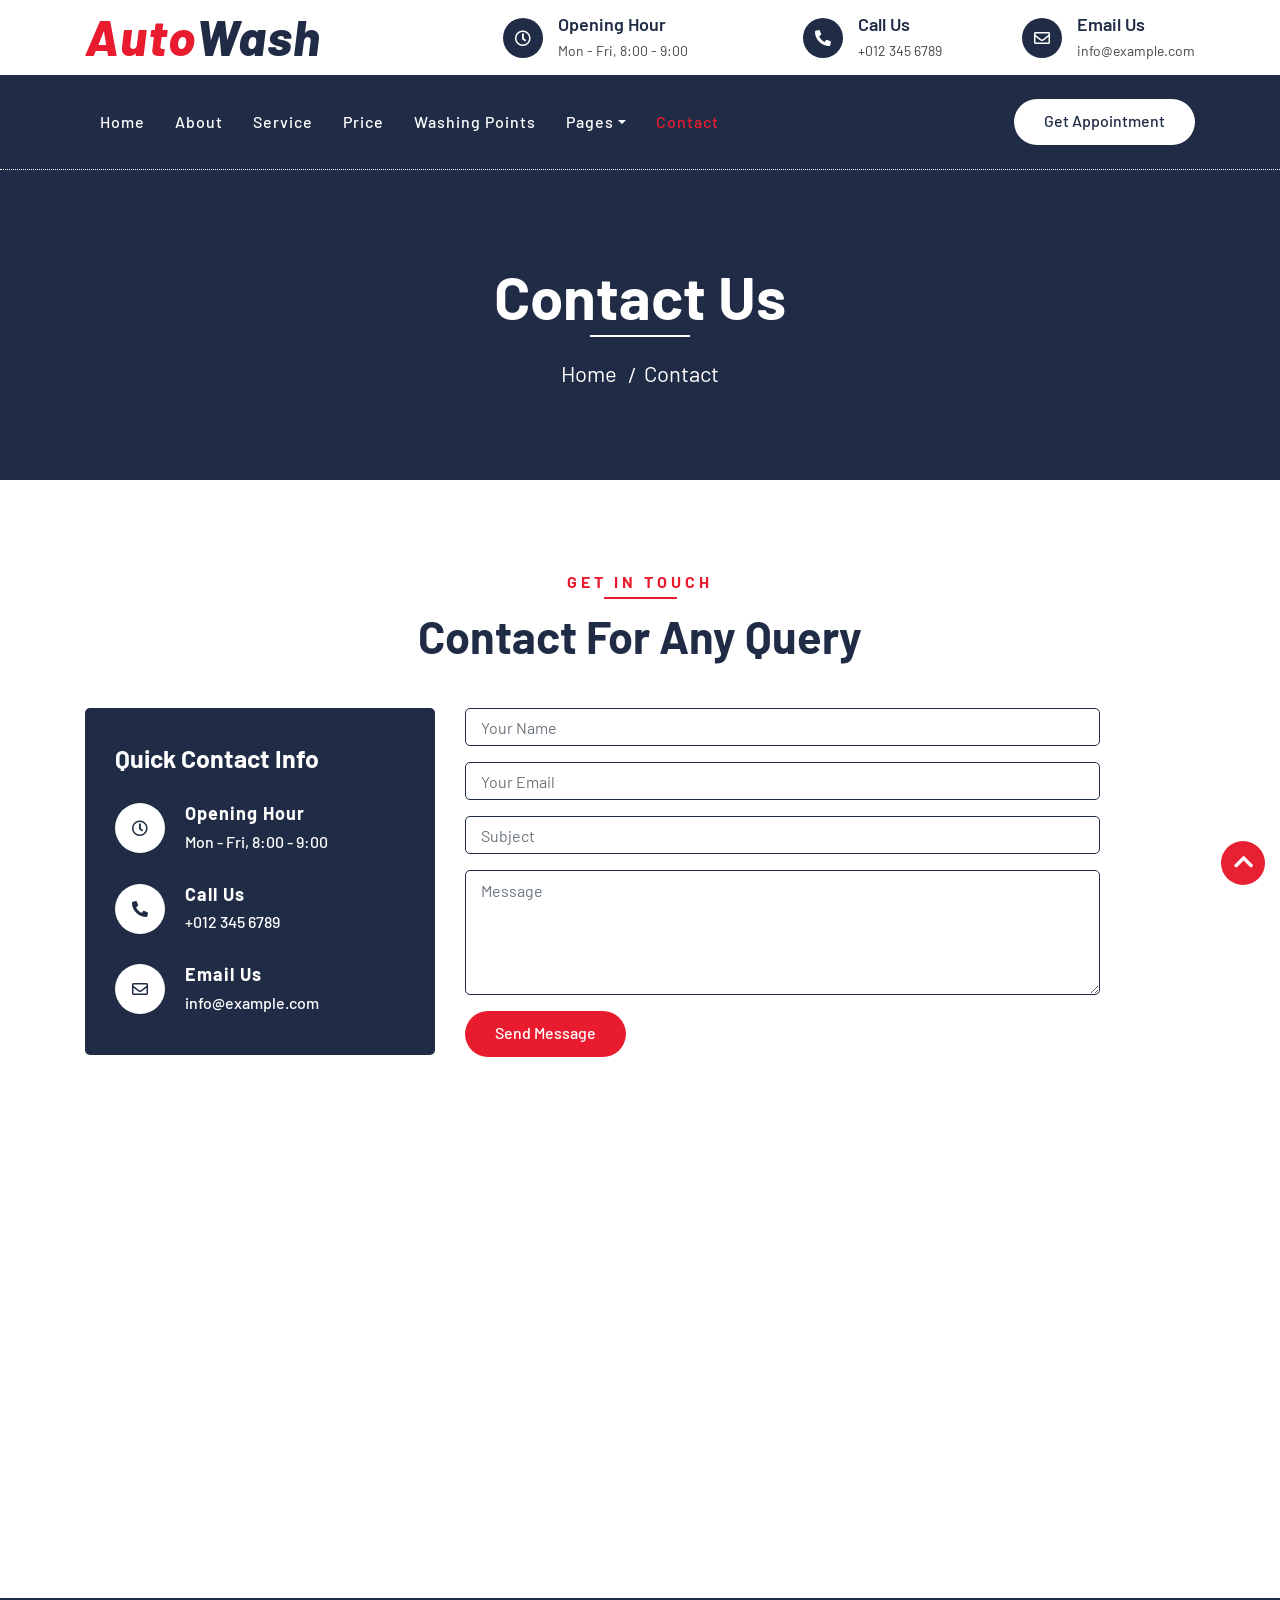
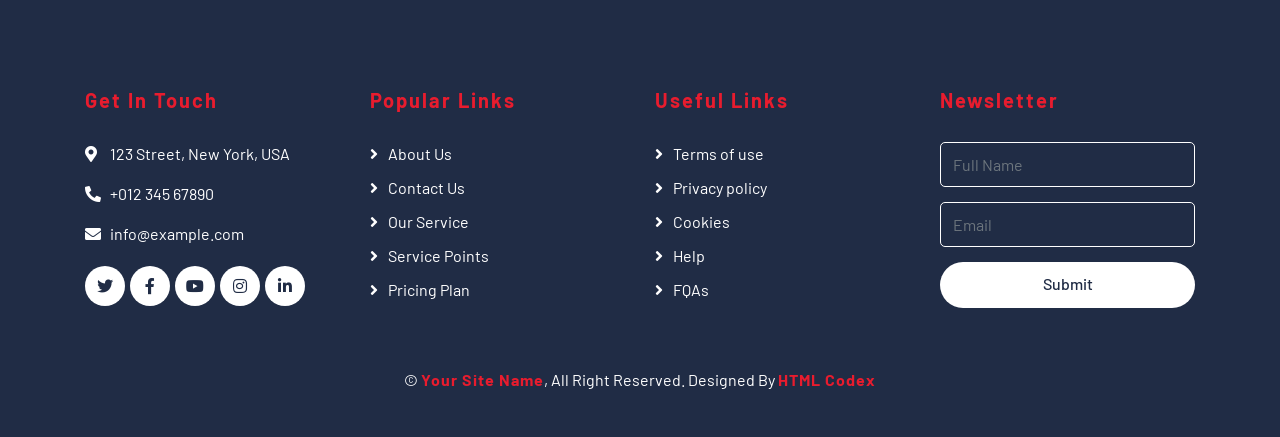
<file: templates/contact.html>
<!DOCTYPE html>
<html lang="en">
    <head>
        <meta charset="utf-8">
        <title>AutoWash - Car Wash Website Template</title>
        <meta content="width=device-width, initial-scale=1.0" name="viewport">
        <meta content="Free Website Template" name="keywords">
        <meta content="Free Website Template" name="description">

        <!-- Favicon -->
        <link href="/static/img/favicon.ico" rel="icon">

        <!-- Google Font -->
        <link href="https://fonts.googleapis.com/css2?family=Barlow:wght@400;500;600;700;800;900&display=swap" rel="stylesheet">

        <!-- CSS Libraries -->
        <link href="https://stackpath.bootstrapcdn.com/bootstrap/4.4.1/css/bootstrap.min.css" rel="stylesheet">
        <link href="https://cdnjs.cloudflare.com/ajax/libs/font-awesome/5.10.0/css/all.min.css" rel="stylesheet">
        <link href="/static/lib/flaticon/font/flaticon.css" rel="stylesheet">
        <link href="/static/lib/animate/animate.min.css" rel="stylesheet">
        <link href="/static/lib/owlcarousel/assets/owl.carousel.min.css" rel="stylesheet">

        <!-- Template Stylesheet -->
        <link href="/static/css/style.css" rel="stylesheet">
    </head>

    <body>
        <!-- Top Bar Start -->
        <div class="top-bar">
            <div class="container">
                <div class="row align-items-center">
                    <div class="col-lg-4 col-md-12">
                        <div class="logo">
                            <a href="index.html">
                                <h1>Auto<span>Wash</span></h1>
                                <!-- <img src="img/logo.jpg" alt="Logo"> -->
                            </a>
                        </div>
                    </div>
                    <div class="col-lg-8 col-md-7 d-none d-lg-block">
                        <div class="row">
                            <div class="col-4">
                                <div class="top-bar-item">
                                    <div class="top-bar-icon">
                                        <i class="far fa-clock"></i>
                                    </div>
                                    <div class="top-bar-text">
                                        <h3>Opening Hour</h3>
                                        <p>Mon - Fri, 8:00 - 9:00</p>
                                    </div>
                                </div>
                            </div>
                            <div class="col-4">
                                <div class="top-bar-item">
                                    <div class="top-bar-icon">
                                        <i class="fa fa-phone-alt"></i>
                                    </div>
                                    <div class="top-bar-text">
                                        <h3>Call Us</h3>
                                        <p>+012 345 6789</p>
                                    </div>
                                </div>
                            </div>
                            <div class="col-4">
                                <div class="top-bar-item">
                                    <div class="top-bar-icon">
                                        <i class="far fa-envelope"></i>
                                    </div>
                                    <div class="top-bar-text">
                                        <h3>Email Us</h3>
                                        <p>info@example.com</p>
                                    </div>
                                </div>
                            </div>
                        </div>
                    </div>
                </div>
            </div>
        </div>
        <!-- Top Bar End -->

        <!-- Nav Bar Start -->
        <div class="nav-bar">
            <div class="container">
                <nav class="navbar navbar-expand-lg bg-dark navbar-dark">
                    <a href="#" class="navbar-brand">MENU</a>
                    <button type="button" class="navbar-toggler" data-toggle="collapse" data-target="#navbarCollapse">
                        <span class="navbar-toggler-icon"></span>
                    </button>

                    <div class="collapse navbar-collapse justify-content-between" id="navbarCollapse">
                        <div class="navbar-nav mr-auto">
                            <a href="/index" class="nav-item nav-link">Home</a>
                            <a href="/about" class="nav-item nav-link">About</a>
                            <a href="/service" class="nav-item nav-link">Service</a>
                            <a href="/price" class="nav-item nav-link">Price</a>
                            <a href="/location" class="nav-item nav-link">Washing Points</a>
                            <div class="nav-item dropdown">
                                <a href="#" class="nav-link dropdown-toggle" data-toggle="dropdown">Pages</a>
                                <div class="dropdown-menu">
                                    <a href="blog.html" class="dropdown-item">Blog Grid</a>
                                    <a href="single.html" class="dropdown-item">Detail Page</a>
                                    <a href="team.html" class="dropdown-item">Team Member</a>
                                    <a href="booking.html" class="dropdown-item">Schedule Booking</a>
                                </div>
                            </div>
                            <a href="contact.html" class="nav-item nav-link active">Contact</a>
                        </div>
                        <div class="ml-auto">
                            <a class="btn btn-custom" href="#">Get Appointment</a>
                        </div>
                    </div>
                </nav>
            </div>
        </div>
        <!-- Nav Bar End -->


        <!-- Page Header Start -->
        <div class="page-header">
            <div class="container">
                <div class="row">
                    <div class="col-12">
                        <h2>Contact Us</h2>
                    </div>
                    <div class="col-12">
                        <a href="">Home</a>
                        <a href="">Contact</a>
                    </div>
                </div>
            </div>
        </div>
        <!-- Page Header End -->


        <!-- Contact Start -->
        <div class="contact">
            <div class="container">
                <div class="section-header text-center">
                    <p>Get In Touch</p>
                    <h2>Contact for any query</h2>
                </div>
                <div class="row">
                    <div class="col-md-4">
                        <div class="contact-info">
                            <h2>Quick Contact Info</h2>
                            <div class="contact-info-item">
                                <div class="contact-info-icon">
                                    <i class="far fa-clock"></i>
                                </div>
                                <div class="contact-info-text">
                                    <h3>Opening Hour</h3>
                                    <p>Mon - Fri, 8:00 - 9:00</p>
                                </div>
                            </div>
                            <div class="contact-info-item">
                                <div class="contact-info-icon">
                                    <i class="fa fa-phone-alt"></i>
                                </div>
                                <div class="contact-info-text">
                                    <h3>Call Us</h3>
                                    <p>+012 345 6789</p>
                                </div>
                            </div>
                            <div class="contact-info-item">
                                <div class="contact-info-icon">
                                    <i class="far fa-envelope"></i>
                                </div>
                                <div class="contact-info-text">
                                    <h3>Email Us</h3>
                                    <p>info@example.com</p>
                                </div>
                            </div>
                        </div>
                    </div>
                    <div class="col-md-7">
                        <div class="contact-form">
                            <div id="success"></div>
                            <form name="sentMessage" id="contactForm" novalidate="novalidate">
                                <div class="control-group">
                                    <input type="text" class="form-control" id="name" placeholder="Your Name" required="required" data-validation-required-message="Please enter your name" />
                                    <p class="help-block text-danger"></p>
                                </div>
                                <div class="control-group">
                                    <input type="email" class="form-control" id="email" placeholder="Your Email" required="required" data-validation-required-message="Please enter your email" />
                                    <p class="help-block text-danger"></p>
                                </div>
                                <div class="control-group">
                                    <input type="text" class="form-control" id="subject" placeholder="Subject" required="required" data-validation-required-message="Please enter a subject" />
                                    <p class="help-block text-danger"></p>
                                </div>
                                <div class="control-group">
                                    <textarea class="form-control" id="message" placeholder="Message" required="required" data-validation-required-message="Please enter your message"></textarea>
                                    <p class="help-block text-danger"></p>
                                </div>
                                <div>
                                    <button class="btn btn-custom" type="submit" id="sendMessageButton">Send Message</button>
                                </div>
                            </form>
                        </div>
                    </div>
                    <div class="col-md-12">
                        <iframe src="https://www.google.com/maps/embed?pb=!1m18!1m12!1m3!1d3001156.4288297426!2d-78.01371936852176!3d42.72876761954724!2m3!1f0!2f0!3f0!3m2!1i1024!2i768!4f13.1!3m3!1m2!1s0x4ccc4bf0f123a5a9%3A0xddcfc6c1de189567!2sNew%20York%2C%20USA!5e0!3m2!1sen!2sbd!4v1600663868074!5m2!1sen!2sbd" frameborder="0" style="border:0;" allowfullscreen="" aria-hidden="false" tabindex="0"></iframe>
                    </div>
                </div>
            </div>
        </div>
        <!-- Contact End -->


        <!-- Footer Start -->
        <div class="footer">
            <div class="container">
                <div class="row">
                    <div class="col-lg-3 col-md-6">
                        <div class="footer-contact">
                            <h2>Get In Touch</h2>
                            <p><i class="fa fa-map-marker-alt"></i>123 Street, New York, USA</p>
                            <p><i class="fa fa-phone-alt"></i>+012 345 67890</p>
                            <p><i class="fa fa-envelope"></i>info@example.com</p>
                            <div class="footer-social">
                                <a class="btn" href=""><i class="fab fa-twitter"></i></a>
                                <a class="btn" href=""><i class="fab fa-facebook-f"></i></a>
                                <a class="btn" href=""><i class="fab fa-youtube"></i></a>
                                <a class="btn" href=""><i class="fab fa-instagram"></i></a>
                                <a class="btn" href=""><i class="fab fa-linkedin-in"></i></a>
                            </div>
                        </div>
                    </div>
                    <div class="col-lg-3 col-md-6">
                        <div class="footer-link">
                            <h2>Popular Links</h2>
                            <a href="">About Us</a>
                            <a href="">Contact Us</a>
                            <a href="">Our Service</a>
                            <a href="">Service Points</a>
                            <a href="">Pricing Plan</a>
                        </div>
                    </div>
                    <div class="col-lg-3 col-md-6">
                        <div class="footer-link">
                            <h2>Useful Links</h2>
                            <a href="">Terms of use</a>
                            <a href="">Privacy policy</a>
                            <a href="">Cookies</a>
                            <a href="">Help</a>
                            <a href="">FQAs</a>
                        </div>
                    </div>
                    <div class="col-lg-3 col-md-6">
                        <div class="footer-newsletter">
                            <h2>Newsletter</h2>
                            <form>
                                <input class="form-control" placeholder="Full Name">
                                <input class="form-control" placeholder="Email">
                                <button class="btn btn-custom">Submit</button>
                            </form>
                        </div>
                    </div>
                </div>
            </div>
            <div class="container copyright">
                <p>&copy; <a href="#">Your Site Name</a>, All Right Reserved. Designed By <a href="https://htmlcodex.com">HTML Codex</a></p>
            </div>
        </div>
        <!-- Footer End -->

        <!-- Back to top button -->
        <a href="#" class="back-to-top"><i class="fa fa-chevron-up"></i></a>

        <!-- Pre Loader -->
        <div id="loader" class="show">
            <div class="loader"></div>
        </div>

        <!-- JavaScript Libraries -->
        <script src="https://code.jquery.com/jquery-3.4.1.min.js"></script>
        <script src="https://stackpath.bootstrapcdn.com/bootstrap/4.4.1/js/bootstrap.bundle.min.js"></script>
        <script src="/static/lib/easing/easing.min.js"></script>
        <script src="/static/lib/owlcarousel/owl.carousel.min.js"></script>
        <script src="/static/lib/waypoints/waypoints.min.js"></script>
        <script src="/static/lib/counterup/counterup.min.js"></script>

        <!-- Contact Javascript File -->
        <script src="/static/mail/jqBootstrapValidation.min.js"></script>
        <script src="/static/mail/contact.js"></script>

        <!-- Template Javascript -->
        <script src="/static/js/main.js"></script>
    </body>
</html>
</file>
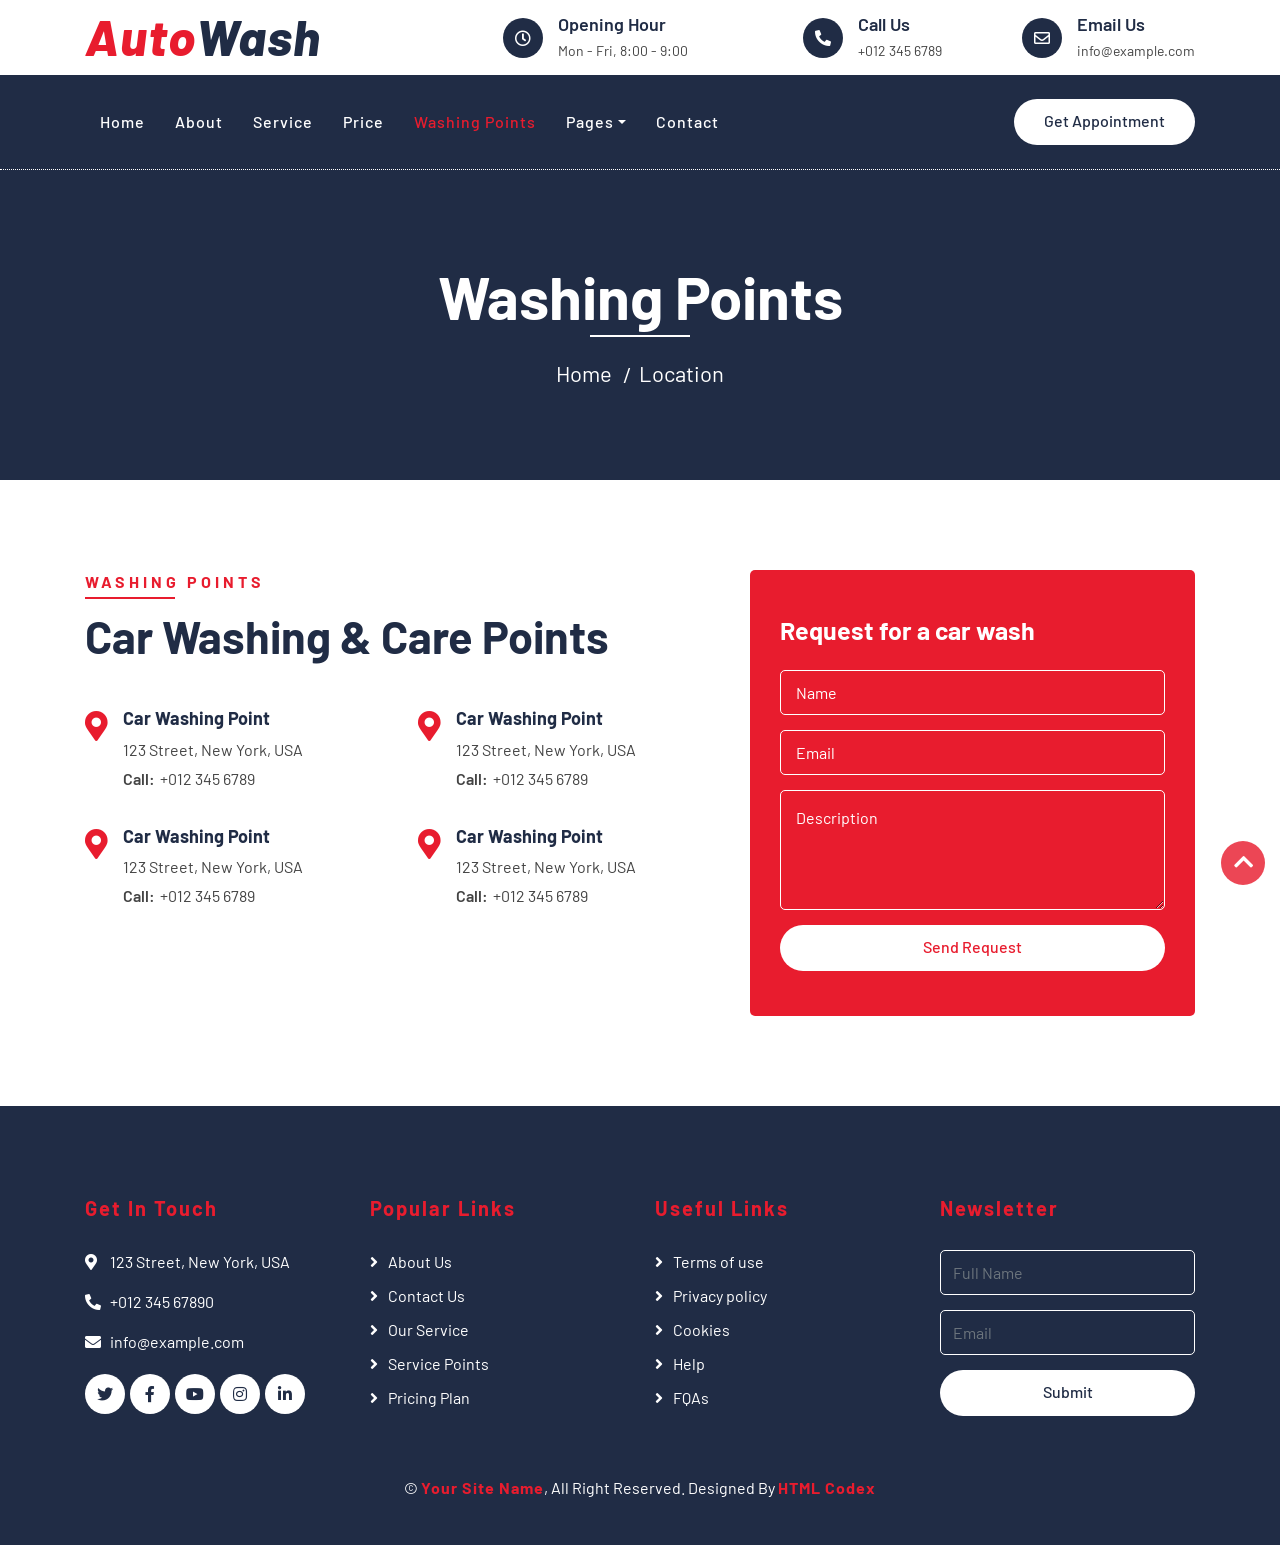
<file: templates/location.html>
<!DOCTYPE html>
<html lang="en">
    <head>
        <meta charset="utf-8">
        <title>AutoWash - Car Wash Website Template</title>
        <meta content="width=device-width, initial-scale=1.0" name="viewport">
        <meta content="Free Website Template" name="keywords">
        <meta content="Free Website Template" name="description">

        <!-- Favicon -->
        <link href="/static/img/favicon.ico" rel="icon">

        <!-- Google Font -->
        <link href="https://fonts.googleapis.com/css2?family=Barlow:wght@400;500;600;700;800;900&display=swap" rel="stylesheet">

        <!-- CSS Libraries -->
        <link href="https://stackpath.bootstrapcdn.com/bootstrap/4.4.1/css/bootstrap.min.css" rel="stylesheet">
        <link href="https://cdnjs.cloudflare.com/ajax/libs/font-awesome/5.10.0/css/all.min.css" rel="stylesheet">
        <link href="/static/lib/flaticon/font/flaticon.css" rel="stylesheet">
        <link href="/static/lib/animate/animate.min.css" rel="stylesheet">
        <link href="/static/lib/owlcarousel/assets/owl.carousel.min.css" rel="stylesheet">

        <!-- Template Stylesheet -->
        <link href="/static/css/style.css" rel="stylesheet">
    </head>

    <body>
        <!-- Top Bar Start -->
        <div class="top-bar">
            <div class="container">
                <div class="row align-items-center">
                    <div class="col-lg-4 col-md-12">
                        <div class="logo">
                            <a href="index.html">
                                <h1>Auto<span>Wash</span></h1>
                                <!-- <img src="img/logo.jpg" alt="Logo"> -->
                            </a>
                        </div>
                    </div>
                    <div class="col-lg-8 col-md-7 d-none d-lg-block">
                        <div class="row">
                            <div class="col-4">
                                <div class="top-bar-item">
                                    <div class="top-bar-icon">
                                        <i class="far fa-clock"></i>
                                    </div>
                                    <div class="top-bar-text">
                                        <h3>Opening Hour</h3>
                                        <p>Mon - Fri, 8:00 - 9:00</p>
                                    </div>
                                </div>
                            </div>
                            <div class="col-4">
                                <div class="top-bar-item">
                                    <div class="top-bar-icon">
                                        <i class="fa fa-phone-alt"></i>
                                    </div>
                                    <div class="top-bar-text">
                                        <h3>Call Us</h3>
                                        <p>+012 345 6789</p>
                                    </div>
                                </div>
                            </div>
                            <div class="col-4">
                                <div class="top-bar-item">
                                    <div class="top-bar-icon">
                                        <i class="far fa-envelope"></i>
                                    </div>
                                    <div class="top-bar-text">
                                        <h3>Email Us</h3>
                                        <p>info@example.com</p>
                                    </div>
                                </div>
                            </div>
                        </div>
                    </div>
                </div>
            </div>
        </div>
        <!-- Top Bar End -->

        <!-- Nav Bar Start -->
        <div class="nav-bar">
            <div class="container">
                <nav class="navbar navbar-expand-lg bg-dark navbar-dark">
                    <a href="#" class="navbar-brand">MENU</a>
                    <button type="button" class="navbar-toggler" data-toggle="collapse" data-target="#navbarCollapse">
                        <span class="navbar-toggler-icon"></span>
                    </button>

                    <div class="collapse navbar-collapse justify-content-between" id="navbarCollapse">
                        <div class="navbar-nav mr-auto">
                            <a href="/index" class="nav-item nav-link">Home</a>
                            <a href="/about" class="nav-item nav-link">About</a>
                            <a href="/service" class="nav-item nav-link">Service</a>
                            <a href="/price" class="nav-item nav-link">Price</a>
                            <a href="/location" class="nav-item nav-link active">Washing Points</a>
                            <div class="nav-item dropdown">
                                <a href="#" class="nav-link dropdown-toggle" data-toggle="dropdown">Pages</a>
                                <div class="dropdown-menu">
                                    <a href="blog.html" class="dropdown-item">Blog Grid</a>
                                    <a href="single.html" class="dropdown-item">Detail Page</a>
                                    <a href="team.html" class="dropdown-item">Team Member</a>
                                    <a href="booking.html" class="dropdown-item">Schedule Booking</a>
                                </div>
                            </div>
                            <a href="/contact" class="nav-item nav-link">Contact</a>
                        </div>
                        <div class="ml-auto">
                            <a class="btn btn-custom" href="#">Get Appointment</a>
                        </div>
                    </div>
                </nav>
            </div>
        </div>
        <!-- Nav Bar End -->


        <!-- Page Header Start -->
        <div class="page-header">
            <div class="container">
                <div class="row">
                    <div class="col-12">
                        <h2>Washing Points</h2>
                    </div>
                    <div class="col-12">
                        <a href="/">Home</a>
                        <a href="/location">Location</a>
                    </div>
                </div>
            </div>
        </div>
        <!-- Page Header End -->


        <!-- Location Start -->
        <div class="location">
            <div class="container">
                <div class="row">
                    <div class="col-lg-7">
                        <div class="section-header text-left">
                            <p>Washing Points</p>
                            <h2>Car Washing & Care Points</h2>
                        </div>
                        <div class="row">
                            <div class="col-md-6">
                                <div class="location-item">
                                    <i class="fa fa-map-marker-alt"></i>
                                    <div class="location-text">
                                        <h3>Car Washing Point</h3>
                                        <p>123 Street, New York, USA</p>
                                        <p><strong>Call:</strong>+012 345 6789</p>
                                    </div>
                                </div>
                            </div>
                            <div class="col-md-6">
                                <div class="location-item">
                                    <i class="fa fa-map-marker-alt"></i>
                                    <div class="location-text">
                                        <h3>Car Washing Point</h3>
                                        <p>123 Street, New York, USA</p>
                                        <p><strong>Call:</strong>+012 345 6789</p>
                                    </div>
                                </div>
                            </div>
                            <div class="col-md-6">
                                <div class="location-item">
                                    <i class="fa fa-map-marker-alt"></i>
                                    <div class="location-text">
                                        <h3>Car Washing Point</h3>
                                        <p>123 Street, New York, USA</p>
                                        <p><strong>Call:</strong>+012 345 6789</p>
                                    </div>
                                </div>
                            </div>
                            <div class="col-md-6">
                                <div class="location-item">
                                    <i class="fa fa-map-marker-alt"></i>
                                    <div class="location-text">
                                        <h3>Car Washing Point</h3>
                                        <p>123 Street, New York, USA</p>
                                        <p><strong>Call:</strong>+012 345 6789</p>
                                    </div>
                                </div>
                            </div>
                        </div>
                    </div>
                    <div class="col-lg-5">
                        <div class="location-form">
                            <h3>Request for a car wash</h3>
                            <form>
                                <div class="control-group">
                                    <input type="text" class="form-control" placeholder="Name" required="required" />
                                </div>
                                <div class="control-group">
                                    <input type="email" class="form-control" placeholder="Email" required="required" />
                                </div>
                                <div class="control-group">
                                    <textarea class="form-control" placeholder="Description" required="required"></textarea>
                                </div>
                                <div>
                                    <button class="btn btn-custom" type="submit">Send Request</button>
                                </div>
                            </form>
                        </div>
                    </div>
                </div>
            </div>
        </div>
        <!-- Location End -->


        <!-- Footer Start -->
        <div class="footer">
            <div class="container">
                <div class="row">
                    <div class="col-lg-3 col-md-6">
                        <div class="footer-contact">
                            <h2>Get In Touch</h2>
                            <p><i class="fa fa-map-marker-alt"></i>123 Street, New York, USA</p>
                            <p><i class="fa fa-phone-alt"></i>+012 345 67890</p>
                            <p><i class="fa fa-envelope"></i>info@example.com</p>
                            <div class="footer-social">
                                <a class="btn" href=""><i class="fab fa-twitter"></i></a>
                                <a class="btn" href=""><i class="fab fa-facebook-f"></i></a>
                                <a class="btn" href=""><i class="fab fa-youtube"></i></a>
                                <a class="btn" href=""><i class="fab fa-instagram"></i></a>
                                <a class="btn" href=""><i class="fab fa-linkedin-in"></i></a>
                            </div>
                        </div>
                    </div>
                    <div class="col-lg-3 col-md-6">
                        <div class="footer-link">
                            <h2>Popular Links</h2>
                            <a href="">About Us</a>
                            <a href="">Contact Us</a>
                            <a href="">Our Service</a>
                            <a href="">Service Points</a>
                            <a href="">Pricing Plan</a>
                        </div>
                    </div>
                    <div class="col-lg-3 col-md-6">
                        <div class="footer-link">
                            <h2>Useful Links</h2>
                            <a href="">Terms of use</a>
                            <a href="">Privacy policy</a>
                            <a href="">Cookies</a>
                            <a href="">Help</a>
                            <a href="">FQAs</a>
                        </div>
                    </div>
                    <div class="col-lg-3 col-md-6">
                        <div class="footer-newsletter">
                            <h2>Newsletter</h2>
                            <form>
                                <input class="form-control" placeholder="Full Name">
                                <input class="form-control" placeholder="Email">
                                <button class="btn btn-custom">Submit</button>
                            </form>
                        </div>
                    </div>
                </div>
            </div>
            <div class="container copyright">
                <p>&copy; <a href="#">Your Site Name</a>, All Right Reserved. Designed By <a href="https://htmlcodex.com">HTML Codex</a></p>
            </div>
        </div>
        <!-- Footer End -->

        <!-- Back to top button -->
        <a href="#" class="back-to-top"><i class="fa fa-chevron-up"></i></a>

        <!-- Pre Loader -->
        <div id="loader" class="show">
            <div class="loader"></div>
        </div>

        <!-- JavaScript Libraries -->
        <script src="https://code.jquery.com/jquery-3.4.1.min.js"></script>
        <script src="https://stackpath.bootstrapcdn.com/bootstrap/4.4.1/js/bootstrap.bundle.min.js"></script>
        <script src="/static/lib/easing/easing.min.js"></script>
        <script src="/static/lib/owlcarousel/owl.carousel.min.js"></script>
        <script src="/static/lib/waypoints/waypoints.min.js"></script>
        <script src="/static/lib/counterup/counterup.min.js"></script>

        <!-- Contact Javascript File -->
        <script src="/static/mail/jqBootstrapValidation.min.js"></script>
        <script src="/static/mail/contact.js"></script>

        <!-- Template Javascript -->
        <script src="/static/js/main.js"></script>
    </body>
</html>
</file>
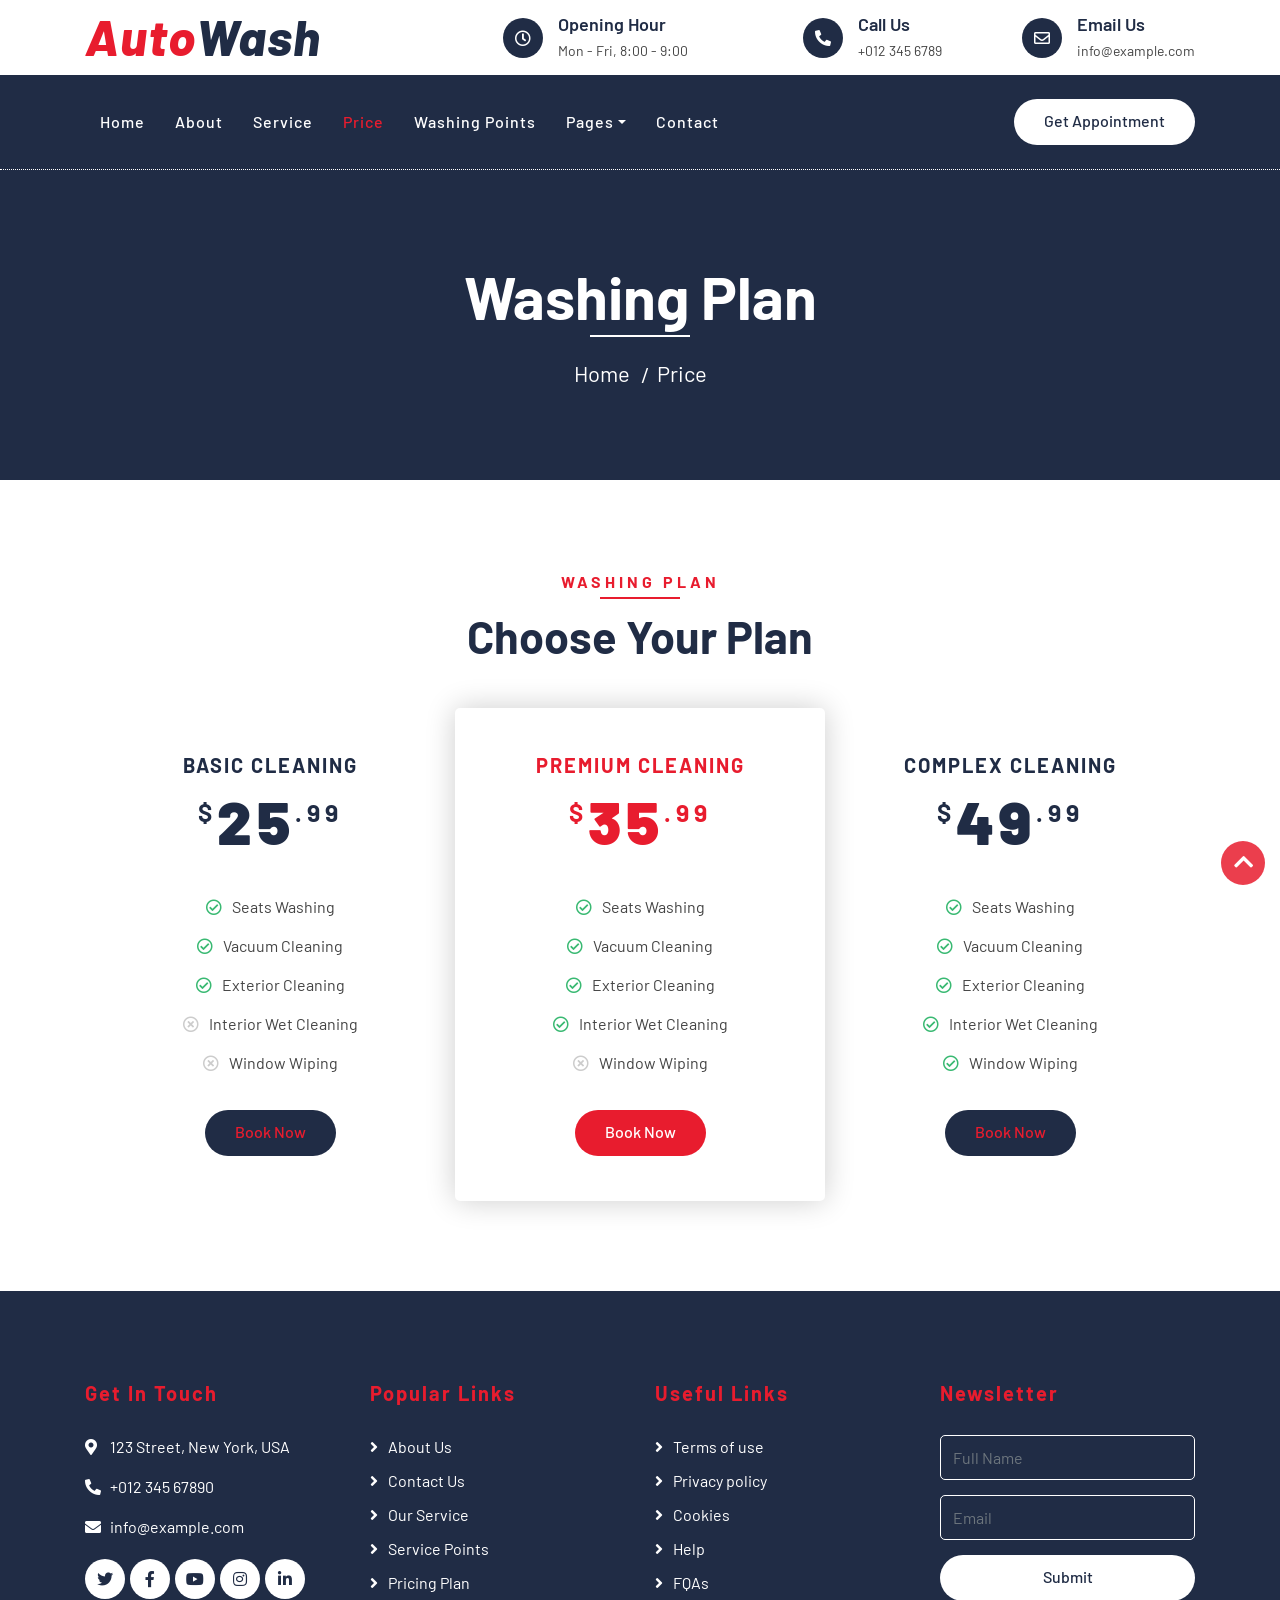
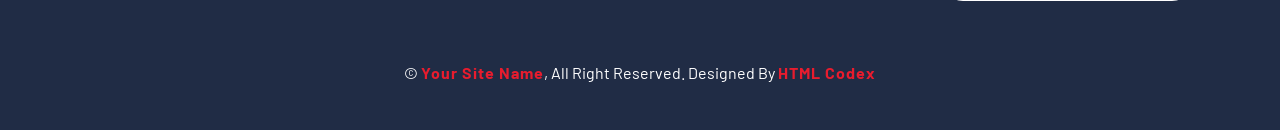
<file: templates/price.html>
<!DOCTYPE html>
<html lang="en">
    <head>
        <meta charset="utf-8">
        <title>AutoWash - Car Wash Website Template</title>
        <meta content="width=device-width, initial-scale=1.0" name="viewport">
        <meta content="Free Website Template" name="keywords">
        <meta content="Free Website Template" name="description">

        <!-- Favicon -->
        <link href="/static/img/favicon.ico" rel="icon">

        <!-- Google Font -->
        <link href="https://fonts.googleapis.com/css2?family=Barlow:wght@400;500;600;700;800;900&display=swap" rel="stylesheet">

        <!-- CSS Libraries -->
        <link href="https://stackpath.bootstrapcdn.com/bootstrap/4.4.1/css/bootstrap.min.css" rel="stylesheet">
        <link href="https://cdnjs.cloudflare.com/ajax/libs/font-awesome/5.10.0/css/all.min.css" rel="stylesheet">
        <link href="/static/lib/flaticon/font/flaticon.css" rel="stylesheet">
        <link href="/static/lib/animate/animate.min.css" rel="stylesheet">
        <link href="/static/lib/owlcarousel/assets/owl.carousel.min.css" rel="stylesheet">

        <!-- Template Stylesheet -->
        <link href="/static/css/style.css" rel="stylesheet">
    </head>

    <body>
        <!-- Top Bar Start -->
        <div class="top-bar">
            <div class="container">
                <div class="row align-items-center">
                    <div class="col-lg-4 col-md-12">
                        <div class="logo">
                            <a href="index.html">
                                <h1>Auto<span>Wash</span></h1>
                                <!-- <img src="img/logo.jpg" alt="Logo"> -->
                            </a>
                        </div>
                    </div>
                    <div class="col-lg-8 col-md-7 d-none d-lg-block">
                        <div class="row">
                            <div class="col-4">
                                <div class="top-bar-item">
                                    <div class="top-bar-icon">
                                        <i class="far fa-clock"></i>
                                    </div>
                                    <div class="top-bar-text">
                                        <h3>Opening Hour</h3>
                                        <p>Mon - Fri, 8:00 - 9:00</p>
                                    </div>
                                </div>
                            </div>
                            <div class="col-4">
                                <div class="top-bar-item">
                                    <div class="top-bar-icon">
                                        <i class="fa fa-phone-alt"></i>
                                    </div>
                                    <div class="top-bar-text">
                                        <h3>Call Us</h3>
                                        <p>+012 345 6789</p>
                                    </div>
                                </div>
                            </div>
                            <div class="col-4">
                                <div class="top-bar-item">
                                    <div class="top-bar-icon">
                                        <i class="far fa-envelope"></i>
                                    </div>
                                    <div class="top-bar-text">
                                        <h3>Email Us</h3>
                                        <p>info@example.com</p>
                                    </div>
                                </div>
                            </div>
                        </div>
                    </div>
                </div>
            </div>
        </div>
        <!-- Top Bar End -->

        <!-- Nav Bar Start -->
        <div class="nav-bar">
            <div class="container">
                <nav class="navbar navbar-expand-lg bg-dark navbar-dark">
                    <a href="#" class="navbar-brand">MENU</a>
                    <button type="button" class="navbar-toggler" data-toggle="collapse" data-target="#navbarCollapse">
                        <span class="navbar-toggler-icon"></span>
                    </button>

                    <div class="collapse navbar-collapse justify-content-between" id="navbarCollapse">
                        <div class="navbar-nav mr-auto">
                            <a href="/index" class="nav-item nav-link">Home</a>
                            <a href="/about" class="nav-item nav-link">About</a>
                            <a href="/service" class="nav-item nav-link">Service</a>
                            <a href="/price" class="nav-item nav-link active">Price</a>
                            <a href="/location" class="nav-item nav-link">Washing Points</a>
                            <div class="nav-item dropdown">
                                <a href="#" class="nav-link dropdown-toggle" data-toggle="dropdown">Pages</a>
                                <div class="dropdown-menu">
                                    <a href="blog.html" class="dropdown-item">Blog Grid</a>
                                    <a href="single.html" class="dropdown-item">Detail Page</a>
                                    <a href="team.html" class="dropdown-item">Team Member</a>
                                    <a href="booking.html" class="dropdown-item">Schedule Booking</a>
                                </div>
                            </div>
                            <a href="/contact" class="nav-item nav-link">Contact</a>
                        </div>
                        <div class="ml-auto">
                            <a class="btn btn-custom" href="#">Get Appointment</a>
                        </div>
                    </div>
                </nav>
            </div>
        </div>
        <!-- Nav Bar End -->


        <!-- Page Header Start -->
        <div class="page-header">
            <div class="container">
                <div class="row">
                    <div class="col-12">
                        <h2>Washing Plan</h2>
                    </div>
                    <div class="col-12">
                        <a href="">Home</a>
                        <a href="">Price</a>
                    </div>
                </div>
            </div>
        </div>
        <!-- Page Header End -->


        <!-- Price Start -->
        <div class="price">
            <div class="container">
                <div class="section-header text-center">
                    <p>Washing Plan</p>
                    <h2>Choose Your Plan</h2>
                </div>
                <div class="row">
                    <div class="col-md-4">
                        <div class="price-item">
                            <div class="price-header">
                                <h3>Basic Cleaning</h3>
                                <h2><span>$</span><strong>25</strong><span>.99</span></h2>
                            </div>
                            <div class="price-body">
                                <ul>
                                    <li><i class="far fa-check-circle"></i>Seats Washing</li>
                                    <li><i class="far fa-check-circle"></i>Vacuum Cleaning</li>
                                    <li><i class="far fa-check-circle"></i>Exterior Cleaning</li>
                                    <li><i class="far fa-times-circle"></i>Interior Wet Cleaning</li>
                                    <li><i class="far fa-times-circle"></i>Window Wiping</li>
                                </ul>
                            </div>
                            <div class="price-footer">
                                <a class="btn btn-custom" href="">Book Now</a>
                            </div>
                        </div>
                    </div>
                    <div class="col-md-4">
                        <div class="price-item featured-item">
                            <div class="price-header">
                                <h3>Premium Cleaning</h3>
                                <h2><span>$</span><strong>35</strong><span>.99</span></h2>
                            </div>
                            <div class="price-body">
                                <ul>
                                    <li><i class="far fa-check-circle"></i>Seats Washing</li>
                                    <li><i class="far fa-check-circle"></i>Vacuum Cleaning</li>
                                    <li><i class="far fa-check-circle"></i>Exterior Cleaning</li>
                                    <li><i class="far fa-check-circle"></i>Interior Wet Cleaning</li>
                                    <li><i class="far fa-times-circle"></i>Window Wiping</li>
                                </ul>
                            </div>
                            <div class="price-footer">
                                <a class="btn btn-custom" href="">Book Now</a>
                            </div>
                        </div>
                    </div>
                    <div class="col-md-4">
                        <div class="price-item">
                            <div class="price-header">
                                <h3>Complex Cleaning</h3>
                                <h2><span>$</span><strong>49</strong><span>.99</span></h2>
                            </div>
                            <div class="price-body">
                                <ul>
                                    <li><i class="far fa-check-circle"></i>Seats Washing</li>
                                    <li><i class="far fa-check-circle"></i>Vacuum Cleaning</li>
                                    <li><i class="far fa-check-circle"></i>Exterior Cleaning</li>
                                    <li><i class="far fa-check-circle"></i>Interior Wet Cleaning</li>
                                    <li><i class="far fa-check-circle"></i>Window Wiping</li>
                                </ul>
                            </div>
                            <div class="price-footer">
                                <a class="btn btn-custom" href="">Book Now</a>
                            </div>
                        </div>
                    </div>
                </div>
            </div>
        </div>
        <!-- Price End -->


        <!-- Footer Start -->
        <div class="footer">
            <div class="container">
                <div class="row">
                    <div class="col-lg-3 col-md-6">
                        <div class="footer-contact">
                            <h2>Get In Touch</h2>
                            <p><i class="fa fa-map-marker-alt"></i>123 Street, New York, USA</p>
                            <p><i class="fa fa-phone-alt"></i>+012 345 67890</p>
                            <p><i class="fa fa-envelope"></i>info@example.com</p>
                            <div class="footer-social">
                                <a class="btn" href=""><i class="fab fa-twitter"></i></a>
                                <a class="btn" href=""><i class="fab fa-facebook-f"></i></a>
                                <a class="btn" href=""><i class="fab fa-youtube"></i></a>
                                <a class="btn" href=""><i class="fab fa-instagram"></i></a>
                                <a class="btn" href=""><i class="fab fa-linkedin-in"></i></a>
                            </div>
                        </div>
                    </div>
                    <div class="col-lg-3 col-md-6">
                        <div class="footer-link">
                            <h2>Popular Links</h2>
                            <a href="">About Us</a>
                            <a href="">Contact Us</a>
                            <a href="">Our Service</a>
                            <a href="">Service Points</a>
                            <a href="">Pricing Plan</a>
                        </div>
                    </div>
                    <div class="col-lg-3 col-md-6">
                        <div class="footer-link">
                            <h2>Useful Links</h2>
                            <a href="">Terms of use</a>
                            <a href="">Privacy policy</a>
                            <a href="">Cookies</a>
                            <a href="">Help</a>
                            <a href="">FQAs</a>
                        </div>
                    </div>
                    <div class="col-lg-3 col-md-6">
                        <div class="footer-newsletter">
                            <h2>Newsletter</h2>
                            <form>
                                <input class="form-control" placeholder="Full Name">
                                <input class="form-control" placeholder="Email">
                                <button class="btn btn-custom">Submit</button>
                            </form>
                        </div>
                    </div>
                </div>
            </div>
            <div class="container copyright">
                <p>&copy; <a href="#">Your Site Name</a>, All Right Reserved. Designed By <a href="https://htmlcodex.com">HTML Codex</a></p>
            </div>
        </div>
        <!-- Footer End -->

        <!-- Back to top button -->
        <a href="#" class="back-to-top"><i class="fa fa-chevron-up"></i></a>

        <!-- Pre Loader -->
        <div id="loader" class="show">
            <div class="loader"></div>
        </div>

        <!-- JavaScript Libraries -->
        <script src="https://code.jquery.com/jquery-3.4.1.min.js"></script>
        <script src="https://stackpath.bootstrapcdn.com/bootstrap/4.4.1/js/bootstrap.bundle.min.js"></script>
        <script src="/static/lib/easing/easing.min.js"></script>
        <script src="/static/lib/owlcarousel/owl.carousel.min.js"></script>
        <script src="/static/lib/waypoints/waypoints.min.js"></script>
        <script src="/static/lib/counterup/counterup.min.js"></script>

        <!-- Contact Javascript File -->
        <script src="/static/mail/jqBootstrapValidation.min.js"></script>
        <script src="/static/mail/contact.js"></script>

        <!-- Template Javascript -->
        <script src="/static/js/main.js"></script>
    </body>
</html>
</file>
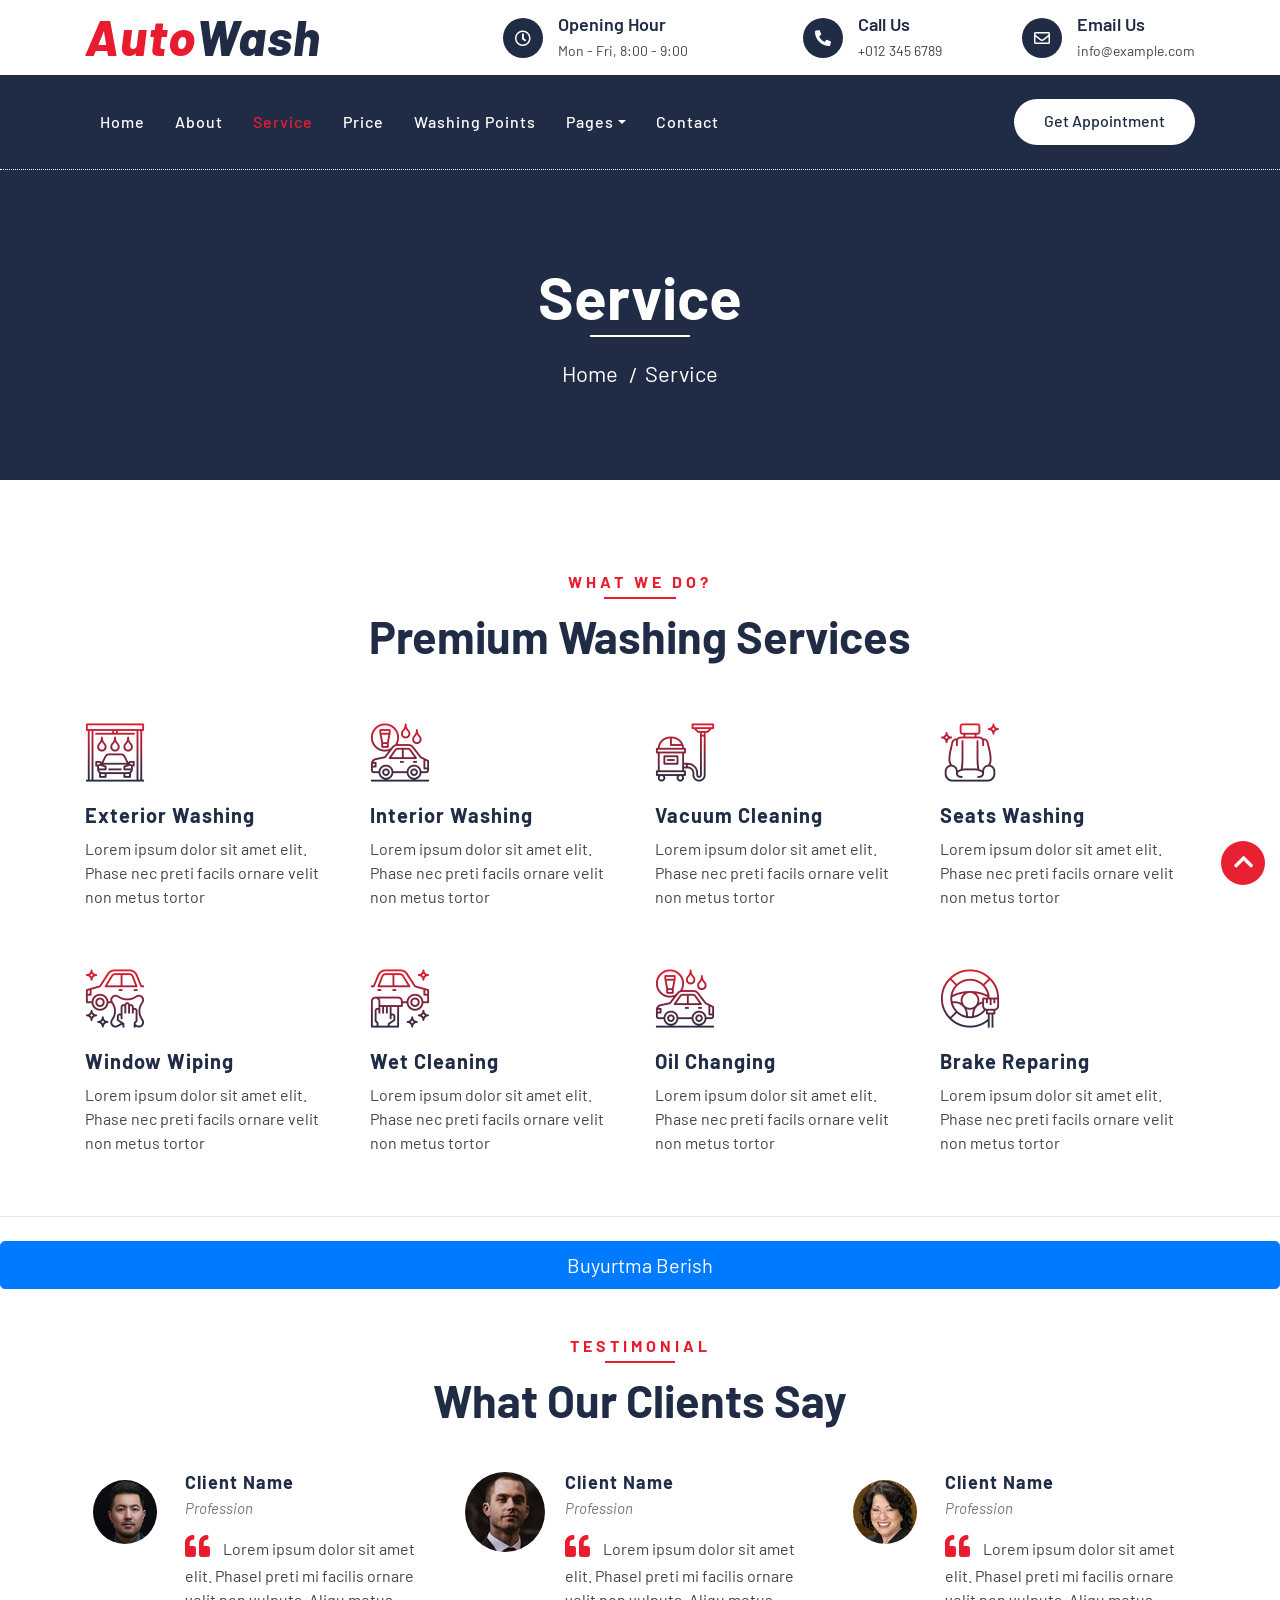
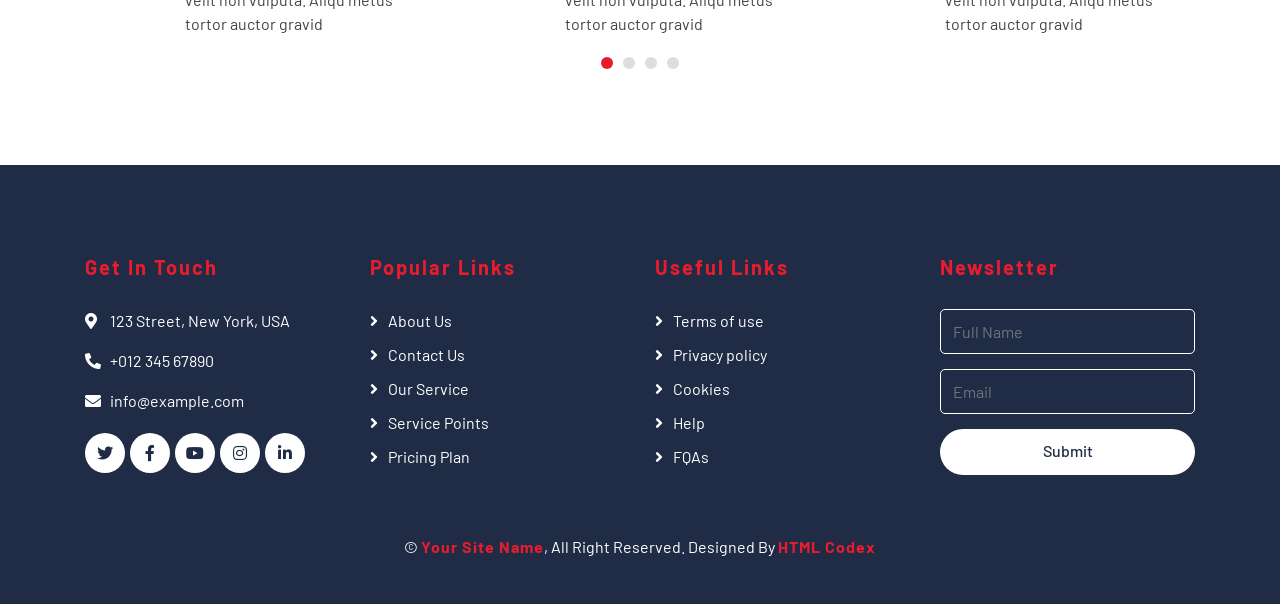
<file: templates/service.html>
<!DOCTYPE html>
<html lang="en">
<head>
    <meta charset="utf-8">
    <title>AutoWash - Car Wash Website Template</title>
    <meta content="width=device-width, initial-scale=1.0" name="viewport">
    <meta content="Free Website Template" name="keywords">
    <meta content="Free Website Template" name="description">

    <!-- Favicon -->
    <link href="/static/img/favicon.ico" rel="icon">

    <!-- Google Font -->
    <link href="https://fonts.googleapis.com/css2?family=Barlow:wght@400;500;600;700;800;900&display=swap"
          rel="stylesheet">

    <!-- CSS Libraries -->
    <link href="https://stackpath.bootstrapcdn.com/bootstrap/4.4.1/css/bootstrap.min.css" rel="stylesheet">
    <link href="https://cdnjs.cloudflare.com/ajax/libs/font-awesome/5.10.0/css/all.min.css" rel="stylesheet">
    <link href="/static/lib/flaticon/font/flaticon.css" rel="stylesheet">
    <link href="/static/lib/animate/animate.min.css" rel="stylesheet">
    <link href="/static/lib/owlcarousel/assets/owl.carousel.min.css" rel="stylesheet">

    <!-- Template Stylesheet -->
    <link href="/static/css/style.css" rel="stylesheet">
</head>

<body>
<!-- Top Bar Start -->
<div class="top-bar">
    <div class="container">
        <div class="row align-items-center">
            <div class="col-lg-4 col-md-12">
                <div class="logo">
                    <a href="index.html">
                        <h1>Auto<span>Wash</span></h1>
                        <!-- <img src="img/logo.jpg" alt="Logo"> -->
                    </a>
                </div>
            </div>
            <div class="col-lg-8 col-md-7 d-none d-lg-block">
                <div class="row">
                    <div class="col-4">
                        <div class="top-bar-item">
                            <div class="top-bar-icon">
                                <i class="far fa-clock"></i>
                            </div>
                            <div class="top-bar-text">
                                <h3>Opening Hour</h3>
                                <p>Mon - Fri, 8:00 - 9:00</p>
                            </div>
                        </div>
                    </div>
                    <div class="col-4">
                        <div class="top-bar-item">
                            <div class="top-bar-icon">
                                <i class="fa fa-phone-alt"></i>
                            </div>
                            <div class="top-bar-text">
                                <h3>Call Us</h3>
                                <p>+012 345 6789</p>
                            </div>
                        </div>
                    </div>
                    <div class="col-4">
                        <div class="top-bar-item">
                            <div class="top-bar-icon">
                                <i class="far fa-envelope"></i>
                            </div>
                            <div class="top-bar-text">
                                <h3>Email Us</h3>
                                <p>info@example.com</p>
                            </div>
                        </div>
                    </div>
                </div>
            </div>
        </div>
    </div>
</div>
<!-- Top Bar End -->

<!-- Nav Bar Start -->
<div class="nav-bar">
    <div class="container">
        <nav class="navbar navbar-expand-lg bg-dark navbar-dark">
            <a href="#" class="navbar-brand">MENU</a>
            <button type="button" class="navbar-toggler" data-toggle="collapse" data-target="#navbarCollapse">
                <span class="navbar-toggler-icon"></span>
            </button>

            <div class="collapse navbar-collapse justify-content-between" id="navbarCollapse">
                <div class="navbar-nav mr-auto">
                    <a href="/index" class="nav-item nav-link">Home</a>
                    <a href="/about" class="nav-item nav-link">About</a>
                    <a href="/service" class="nav-item nav-link active">Service</a>
                    <a href="/price" class="nav-item nav-link">Price</a>
                    <a href="/location" class="nav-item nav-link">Washing Points</a>
                    <div class="nav-item dropdown">
                        <a href="#" class="nav-link dropdown-toggle" data-toggle="dropdown">Pages</a>
                        <div class="dropdown-menu">
                            <a href="blog.html" class="dropdown-item">Blog Grid</a>
                            <a href="single.html" class="dropdown-item">Detail Page</a>
                            <a href="team.html" class="dropdown-item">Team Member</a>
                            <a href="booking.html" class="dropdown-item">Schedule Booking</a>
                        </div>
                    </div>
                    <a href="/contact" class="nav-item nav-link">Contact</a>
                </div>
                <div class="ml-auto">
                    <a class="btn btn-custom" href="#">Get Appointment</a>
                </div>
            </div>
        </nav>
    </div>
</div>
<!-- Nav Bar End -->


<!-- Page Header Start -->
<div class="page-header">
    <div class="container">
        <div class="row">
            <div class="col-12">
                <h2>Service</h2>
            </div>
            <div class="col-12">
                <a href="">Home</a>
                <a href="">Service</a>
            </div>
        </div>
    </div>
</div>
<!-- Page Header End -->


<!-- Service Start -->
<div class="service">
    <div class="container">
        <div class="section-header text-center">
            <p>What We Do?</p>
            <h2>Premium Washing Services</h2>
        </div>
        <div class="row">
            <div class="col-lg-3 col-md-6">
                <div class="service-item">
                    <i class="flaticon-car-wash-1"></i>
                    <h3>Exterior Washing</h3>
                    <p>Lorem ipsum dolor sit amet elit. Phase nec preti facils ornare velit non metus tortor</p>
                </div>
            </div>
            <div class="col-lg-3 col-md-6">
                <div class="service-item">
                    <i class="flaticon-car-wash"></i>
                    <h3>Interior Washing</h3>
                    <p>Lorem ipsum dolor sit amet elit. Phase nec preti facils ornare velit non metus tortor</p>
                </div>
            </div>
            <div class="col-lg-3 col-md-6">
                <div class="service-item">
                    <i class="flaticon-vacuum-cleaner"></i>
                    <h3>Vacuum Cleaning</h3>
                    <p>Lorem ipsum dolor sit amet elit. Phase nec preti facils ornare velit non metus tortor</p>
                </div>
            </div>
            <div class="col-lg-3 col-md-6">
                <div class="service-item">
                    <i class="flaticon-seat"></i>
                    <h3>Seats Washing</h3>
                    <p>Lorem ipsum dolor sit amet elit. Phase nec preti facils ornare velit non metus tortor</p>
                </div>
            </div>
            <div class="col-lg-3 col-md-6">
                <div class="service-item">
                    <i class="flaticon-car-service"></i>
                    <h3>Window Wiping</h3>
                    <p>Lorem ipsum dolor sit amet elit. Phase nec preti facils ornare velit non metus tortor</p>
                </div>
            </div>
            <div class="col-lg-3 col-md-6">
                <div class="service-item">
                    <i class="flaticon-car-service-2"></i>
                    <h3>Wet Cleaning</h3>
                    <p>Lorem ipsum dolor sit amet elit. Phase nec preti facils ornare velit non metus tortor</p>
                </div>
            </div>
            <div class="col-lg-3 col-md-6">
                <div class="service-item">
                    <i class="flaticon-car-wash"></i>
                    <h3>Oil Changing</h3>
                    <p>Lorem ipsum dolor sit amet elit. Phase nec preti facils ornare velit non metus tortor</p>
                </div>
            </div>
            <div class="col-lg-3 col-md-6">
                <div class="service-item">
                    <i class="flaticon-brush-1"></i>
                    <h3>Brake Reparing</h3>
                    <p>Lorem ipsum dolor sit amet elit. Phase nec preti facils ornare velit non metus tortor</p>
                </div>
            </div>
        </div>
    </div>
</div>
<!-- Service End -->
</div>

<hr class="mb-4">
<a href="/forma" class="btn btn-primary btn-lg btn-block" type="submit">Buyurtma Berish</a>
</div>

<!-- Testimonial Start -->
<div class="testimonial">
    <div class="container">
        <div class="section-header text-center">
            <p>Testimonial</p>
            <h2>What our clients say</h2>
        </div>
        <div class="owl-carousel testimonials-carousel">
            <div class="testimonial-item">
                <img src="/static/img/testimonial-1.jpg" alt="Image">
                <div class="testimonial-text">
                    <h3>Client Name</h3>
                    <h4>Profession</h4>
                    <p>
                        Lorem ipsum dolor sit amet elit. Phasel preti mi facilis ornare velit non vulputa. Aliqu metus
                        tortor auctor gravid
                    </p>
                </div>
            </div>
            <div class="testimonial-item">
                <img src="/static/img/testimonial-2.jpg" alt="Image">
                <div class="testimonial-text">
                    <h3>Client Name</h3>
                    <h4>Profession</h4>
                    <p>
                        Lorem ipsum dolor sit amet elit. Phasel preti mi facilis ornare velit non vulputa. Aliqu metus
                        tortor auctor gravid
                    </p>
                </div>
            </div>
            <div class="testimonial-item">
                <img src="/static/img/testimonial-3.jpg" alt="Image">
                <div class="testimonial-text">
                    <h3>Client Name</h3>
                    <h4>Profession</h4>
                    <p>
                        Lorem ipsum dolor sit amet elit. Phasel preti mi facilis ornare velit non vulputa. Aliqu metus
                        tortor auctor gravid
                    </p>
                </div>
            </div>
            <div class="testimonial-item">
                <img src="/static/img/testimonial-4.jpg" alt="Image">
                <div class="testimonial-text">
                    <h3>Client Name</h3>
                    <h4>Profession</h4>
                    <p>
                        Lorem ipsum dolor sit amet elit. Phasel preti mi facilis ornare velit non vulputa. Aliqu metus
                        tortor auctor gravid
                    </p>
                </div>
            </div>
        </div>
    </div>
</div>
<!-- Testimonial End -->


<!-- Footer Start -->
<div class="footer">
    <div class="container">
        <div class="row">
            <div class="col-lg-3 col-md-6">
                <div class="footer-contact">
                    <h2>Get In Touch</h2>
                    <p><i class="fa fa-map-marker-alt"></i>123 Street, New York, USA</p>
                    <p><i class="fa fa-phone-alt"></i>+012 345 67890</p>
                    <p><i class="fa fa-envelope"></i>info@example.com</p>
                    <div class="footer-social">
                        <a class="btn" href=""><i class="fab fa-twitter"></i></a>
                        <a class="btn" href=""><i class="fab fa-facebook-f"></i></a>
                        <a class="btn" href=""><i class="fab fa-youtube"></i></a>
                        <a class="btn" href=""><i class="fab fa-instagram"></i></a>
                        <a class="btn" href=""><i class="fab fa-linkedin-in"></i></a>
                    </div>
                </div>
            </div>
            <div class="col-lg-3 col-md-6">
                <div class="footer-link">
                    <h2>Popular Links</h2>
                    <a href="">About Us</a>
                    <a href="">Contact Us</a>
                    <a href="">Our Service</a>
                    <a href="">Service Points</a>
                    <a href="">Pricing Plan</a>
                </div>
            </div>
            <div class="col-lg-3 col-md-6">
                <div class="footer-link">
                    <h2>Useful Links</h2>
                    <a href="">Terms of use</a>
                    <a href="">Privacy policy</a>
                    <a href="">Cookies</a>
                    <a href="">Help</a>
                    <a href="">FQAs</a>
                </div>
            </div>
            <div class="col-lg-3 col-md-6">
                <div class="footer-newsletter">
                    <h2>Newsletter</h2>
                    <form>
                        <input class="form-control" placeholder="Full Name">
                        <input class="form-control" placeholder="Email">
                        <button class="btn btn-custom">Submit</button>
                    </form>
                </div>
            </div>
        </div>
    </div>
    <div class="container copyright">
        <p>&copy; <a href="#">Your Site Name</a>, All Right Reserved. Designed By <a href="https://htmlcodex.com">HTML
            Codex</a></p>
    </div>
</div>
<!-- Footer End -->

<!-- Back to top button -->
<a href="#" class="back-to-top"><i class="fa fa-chevron-up"></i></a>

<!-- Pre Loader -->
<div id="loader" class="show">
    <div class="loader"></div>
</div>

<!-- JavaScript Libraries -->
<script src="https://code.jquery.com/jquery-3.4.1.min.js"></script>
<script src="https://stackpath.bootstrapcdn.com/bootstrap/4.4.1/js/bootstrap.bundle.min.js"></script>
<script src="/static/lib/easing/easing.min.js"></script>
<script src="/static/lib/owlcarousel/owl.carousel.min.js"></script>
<script src="/static/lib/waypoints/waypoints.min.js"></script>
<script src="/static/lib/counterup/counterup.min.js"></script>

<!-- Contact Javascript File -->
<script src="/static/mail/jqBootstrapValidation.min.js"></script>
<script src="/static/mail/contact.js"></script>

<!-- Template Javascript -->
<script src="/static/js/main.js"></script>
</body>
</html>
</file>
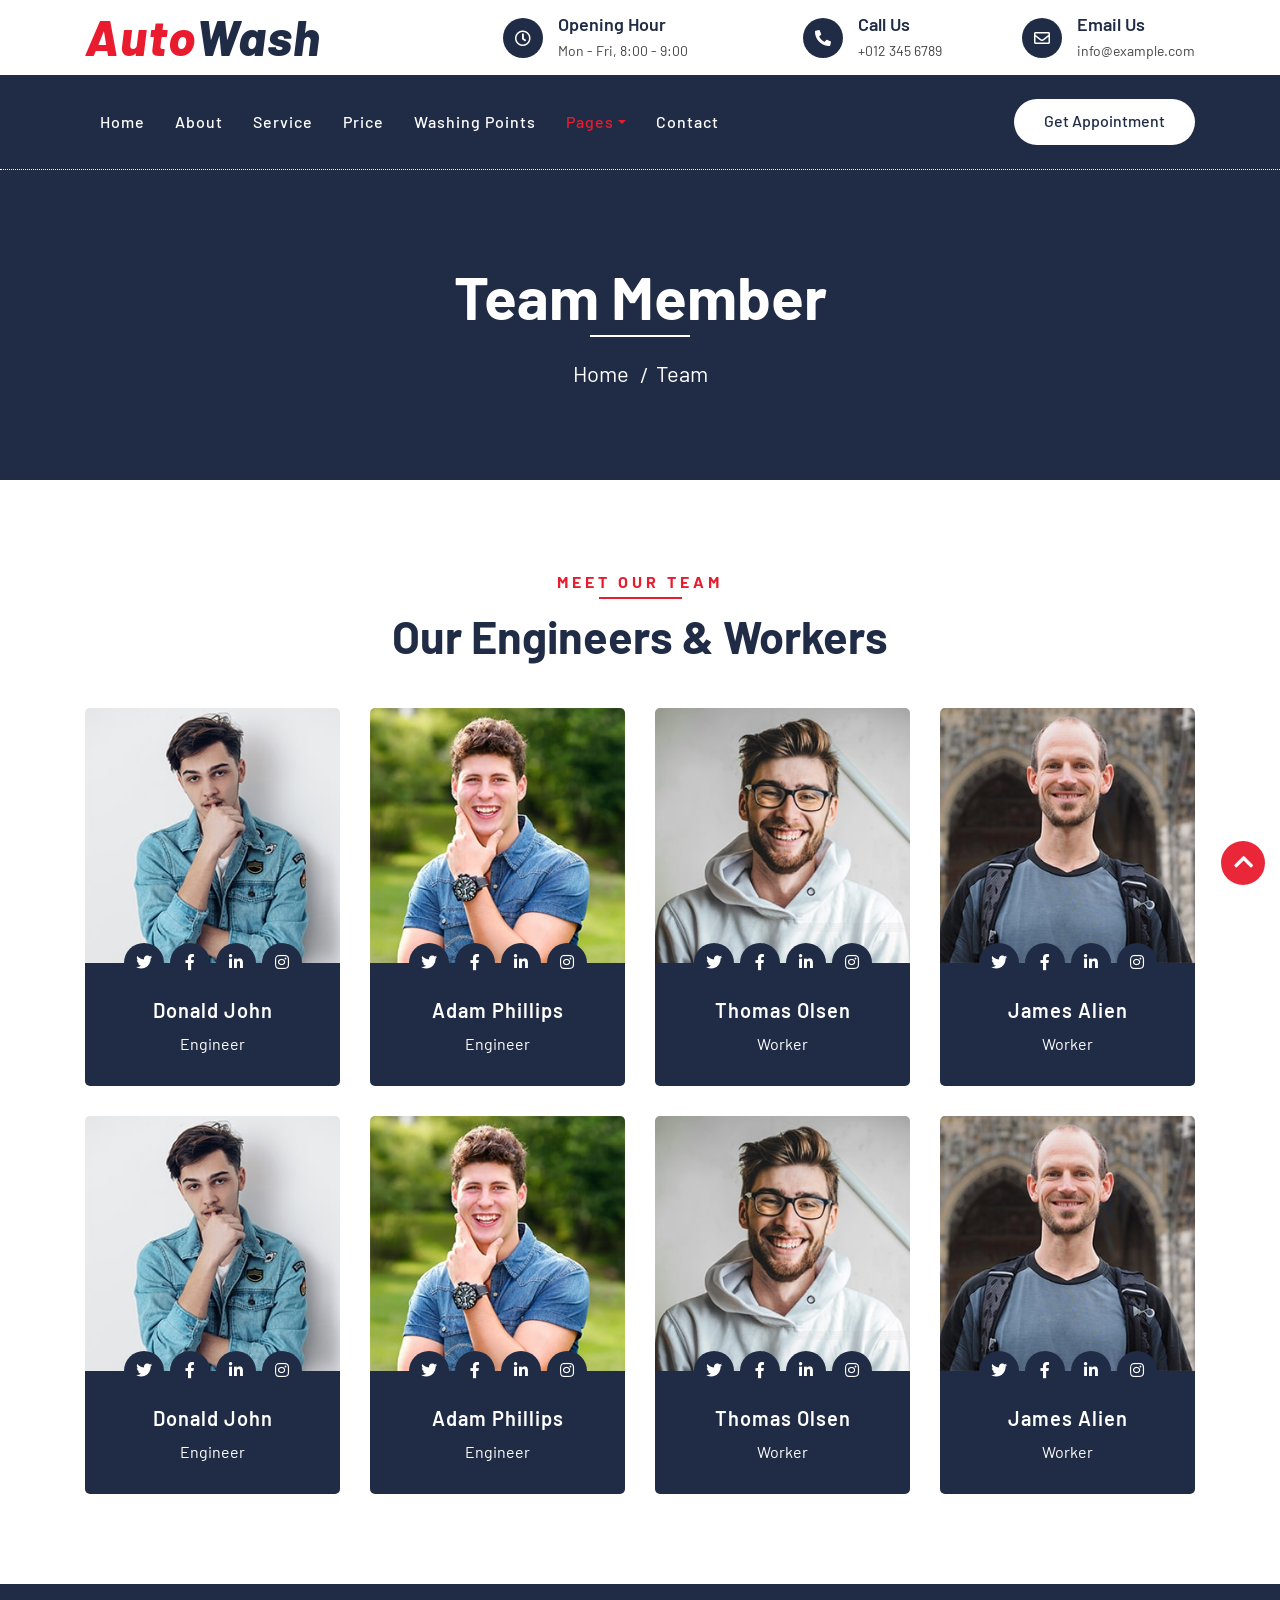
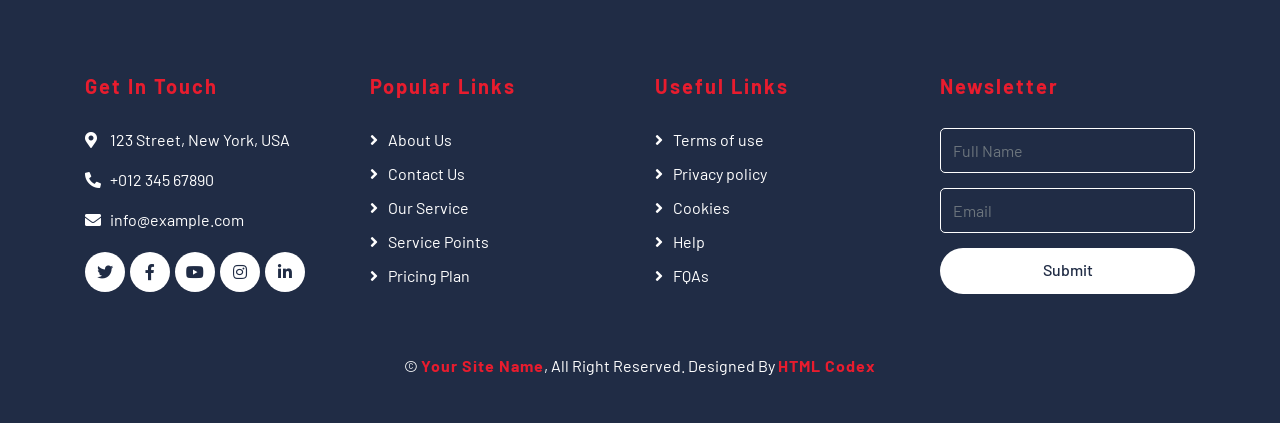
<file: templates/team.html>
<!DOCTYPE html>
<html lang="en">
    <head>
        <meta charset="utf-8">
        <title>AutoWash - Car Wash Website Template</title>
        <meta content="width=device-width, initial-scale=1.0" name="viewport">
        <meta content="Free Website Template" name="keywords">
        <meta content="Free Website Template" name="description">

        <!-- Favicon -->
        <link href="/static/img/favicon.ico" rel="icon">

        <!-- Google Font -->
        <link href="https://fonts.googleapis.com/css2?family=Barlow:wght@400;500;600;700;800;900&display=swap" rel="stylesheet">

        <!-- CSS Libraries -->
        <link href="https://stackpath.bootstrapcdn.com/bootstrap/4.4.1/css/bootstrap.min.css" rel="stylesheet">
        <link href="https://cdnjs.cloudflare.com/ajax/libs/font-awesome/5.10.0/css/all.min.css" rel="stylesheet">
        <link href="/static/lib/flaticon/font/flaticon.css" rel="stylesheet">
        <link href="/static/lib/animate/animate.min.css" rel="stylesheet">
        <link href="/static/lib/owlcarousel/assets/owl.carousel.min.css" rel="stylesheet">

        <!-- Template Stylesheet -->
        <link href="/static/css/style.css" rel="stylesheet">
    </head>

    <body>
        <!-- Top Bar Start -->
        <div class="top-bar">
            <div class="container">
                <div class="row align-items-center">
                    <div class="col-lg-4 col-md-12">
                        <div class="logo">
                            <a href="index.html">
                                <h1>Auto<span>Wash</span></h1>
                                <!-- <img src="img/logo.jpg" alt="Logo"> -->
                            </a>
                        </div>
                    </div>
                    <div class="col-lg-8 col-md-7 d-none d-lg-block">
                        <div class="row">
                            <div class="col-4">
                                <div class="top-bar-item">
                                    <div class="top-bar-icon">
                                        <i class="far fa-clock"></i>
                                    </div>
                                    <div class="top-bar-text">
                                        <h3>Opening Hour</h3>
                                        <p>Mon - Fri, 8:00 - 9:00</p>
                                    </div>
                                </div>
                            </div>
                            <div class="col-4">
                                <div class="top-bar-item">
                                    <div class="top-bar-icon">
                                        <i class="fa fa-phone-alt"></i>
                                    </div>
                                    <div class="top-bar-text">
                                        <h3>Call Us</h3>
                                        <p>+012 345 6789</p>
                                    </div>
                                </div>
                            </div>
                            <div class="col-4">
                                <div class="top-bar-item">
                                    <div class="top-bar-icon">
                                        <i class="far fa-envelope"></i>
                                    </div>
                                    <div class="top-bar-text">
                                        <h3>Email Us</h3>
                                        <p>info@example.com</p>
                                    </div>
                                </div>
                            </div>
                        </div>
                    </div>
                </div>
            </div>
        </div>
        <!-- Top Bar End -->

        <!-- Nav Bar Start -->
        <div class="nav-bar">
            <div class="container">
                <nav class="navbar navbar-expand-lg bg-dark navbar-dark">
                    <a href="#" class="navbar-brand">MENU</a>
                    <button type="button" class="navbar-toggler" data-toggle="collapse" data-target="#navbarCollapse">
                        <span class="navbar-toggler-icon"></span>
                    </button>

                    <div class="collapse navbar-collapse justify-content-between" id="navbarCollapse">
                        <div class="navbar-nav mr-auto">
                            <a href="/index" class="nav-item nav-link">Home</a>
                            <a href="/about" class="nav-item nav-link">About</a>
                            <a href="/service" class="nav-item nav-link">Service</a>
                            <a href="/price" class="nav-item nav-link">Price</a>
                            <a href="/location" class="nav-item nav-link">Washing Points</a>
                            <div class="nav-item dropdown">
                                <a href="#" class="nav-link dropdown-toggle active" data-toggle="dropdown">Pages</a>
                                <div class="dropdown-menu">
                                    <a href="blog.html" class="dropdown-item">Blog Grid</a>
                                    <a href="single.html" class="dropdown-item">Detail Page</a>
                                    <a href="team.html" class="dropdown-item">Team Member</a>
                                    <a href="booking.html" class="dropdown-item">Schedule Booking</a>
                                </div>
                            </div>
                            <a href="/contact" class="nav-item nav-link">Contact</a>
                        </div>
                        <div class="ml-auto">
                            <a class="btn btn-custom" href="#">Get Appointment</a>
                        </div>
                    </div>
                </nav>
            </div>
        </div>
        <!-- Nav Bar End -->


        <!-- Page Header Start -->
        <div class="page-header">
            <div class="container">
                <div class="row">
                    <div class="col-12">
                        <h2>Team Member</h2>
                    </div>
                    <div class="col-12">
                        <a href="">Home</a>
                        <a href="">Team</a>
                    </div>
                </div>
            </div>
        </div>
        <!-- Page Header End -->


        <!-- Team Start -->
        <div class="team">
            <div class="container">
                <div class="section-header text-center">
                    <p>Meet Our Team</p>
                    <h2>Our Engineers & Workers</h2>
                </div>
                <div class="row">
                    <div class="col-lg-3 col-md-6">
                        <div class="team-item">
                            <div class="team-img">
                                <img src="/static/img/team-1.jpg" alt="Team Image">
                            </div>
                            <div class="team-text">
                                <h2>Donald John</h2>
                                <p>Engineer</p>
                                <div class="team-social">
                                    <a href=""><i class="fab fa-twitter"></i></a>
                                    <a href=""><i class="fab fa-facebook-f"></i></a>
                                    <a href=""><i class="fab fa-linkedin-in"></i></a>
                                    <a href=""><i class="fab fa-instagram"></i></a>
                                </div>
                            </div>
                        </div>
                    </div>
                    <div class="col-lg-3 col-md-6">
                        <div class="team-item">
                            <div class="team-img">
                                <img src="/static/img/team-2.jpg" alt="Team Image">
                            </div>
                            <div class="team-text">
                                <h2>Adam Phillips</h2>
                                <p>Engineer</p>
                                <div class="team-social">
                                    <a href=""><i class="fab fa-twitter"></i></a>
                                    <a href=""><i class="fab fa-facebook-f"></i></a>
                                    <a href=""><i class="fab fa-linkedin-in"></i></a>
                                    <a href=""><i class="fab fa-instagram"></i></a>
                                </div>
                            </div>
                        </div>
                    </div>
                    <div class="col-lg-3 col-md-6">
                        <div class="team-item">
                            <div class="team-img">
                                <img src="/static/img/team-3.jpg" alt="Team Image">
                            </div>
                            <div class="team-text">
                                <h2>Thomas Olsen</h2>
                                <p>Worker</p>
                                <div class="team-social">
                                    <a href=""><i class="fab fa-twitter"></i></a>
                                    <a href=""><i class="fab fa-facebook-f"></i></a>
                                    <a href=""><i class="fab fa-linkedin-in"></i></a>
                                    <a href=""><i class="fab fa-instagram"></i></a>
                                </div>
                            </div>
                        </div>
                    </div>
                    <div class="col-lg-3 col-md-6">
                        <div class="team-item">
                            <div class="team-img">
                                <img src="/static/img/team-4.jpg" alt="Team Image">
                            </div>
                            <div class="team-text">
                                <h2>James Alien</h2>
                                <p>Worker</p>
                                <div class="team-social">
                                    <a href=""><i class="fab fa-twitter"></i></a>
                                    <a href=""><i class="fab fa-facebook-f"></i></a>
                                    <a href=""><i class="fab fa-linkedin-in"></i></a>
                                    <a href=""><i class="fab fa-instagram"></i></a>
                                </div>
                            </div>
                        </div>
                    </div>
                    <div class="col-lg-3 col-md-6">
                        <div class="team-item">
                            <div class="team-img">
                                <img src="/static/img/team-1.jpg" alt="Team Image">
                            </div>
                            <div class="team-text">
                                <h2>Donald John</h2>
                                <p>Engineer</p>
                                <div class="team-social">
                                    <a href=""><i class="fab fa-twitter"></i></a>
                                    <a href=""><i class="fab fa-facebook-f"></i></a>
                                    <a href=""><i class="fab fa-linkedin-in"></i></a>
                                    <a href=""><i class="fab fa-instagram"></i></a>
                                </div>
                            </div>
                        </div>
                    </div>
                    <div class="col-lg-3 col-md-6">
                        <div class="team-item">
                            <div class="team-img">
                                <img src="/static/img/team-2.jpg" alt="Team Image">
                            </div>
                            <div class="team-text">
                                <h2>Adam Phillips</h2>
                                <p>Engineer</p>
                                <div class="team-social">
                                    <a href=""><i class="fab fa-twitter"></i></a>
                                    <a href=""><i class="fab fa-facebook-f"></i></a>
                                    <a href=""><i class="fab fa-linkedin-in"></i></a>
                                    <a href=""><i class="fab fa-instagram"></i></a>
                                </div>
                            </div>
                        </div>
                    </div>
                    <div class="col-lg-3 col-md-6">
                        <div class="team-item">
                            <div class="team-img">
                                <img src="/static/img/team-3.jpg" alt="Team Image">
                            </div>
                            <div class="team-text">
                                <h2>Thomas Olsen</h2>
                                <p>Worker</p>
                                <div class="team-social">
                                    <a href=""><i class="fab fa-twitter"></i></a>
                                    <a href=""><i class="fab fa-facebook-f"></i></a>
                                    <a href=""><i class="fab fa-linkedin-in"></i></a>
                                    <a href=""><i class="fab fa-instagram"></i></a>
                                </div>
                            </div>
                        </div>
                    </div>
                    <div class="col-lg-3 col-md-6">
                        <div class="team-item">
                            <div class="team-img">
                                <img src="/static/img/team-4.jpg" alt="Team Image">
                            </div>
                            <div class="team-text">
                                <h2>James Alien</h2>
                                <p>Worker</p>
                                <div class="team-social">
                                    <a href=""><i class="fab fa-twitter"></i></a>
                                    <a href=""><i class="fab fa-facebook-f"></i></a>
                                    <a href=""><i class="fab fa-linkedin-in"></i></a>
                                    <a href=""><i class="fab fa-instagram"></i></a>
                                </div>
                            </div>
                        </div>
                    </div>
                </div>
            </div>
        </div>
        <!-- Team End -->


        <!-- Footer Start -->
        <div class="footer">
            <div class="container">
                <div class="row">
                    <div class="col-lg-3 col-md-6">
                        <div class="footer-contact">
                            <h2>Get In Touch</h2>
                            <p><i class="fa fa-map-marker-alt"></i>123 Street, New York, USA</p>
                            <p><i class="fa fa-phone-alt"></i>+012 345 67890</p>
                            <p><i class="fa fa-envelope"></i>info@example.com</p>
                            <div class="footer-social">
                                <a class="btn" href=""><i class="fab fa-twitter"></i></a>
                                <a class="btn" href=""><i class="fab fa-facebook-f"></i></a>
                                <a class="btn" href=""><i class="fab fa-youtube"></i></a>
                                <a class="btn" href=""><i class="fab fa-instagram"></i></a>
                                <a class="btn" href=""><i class="fab fa-linkedin-in"></i></a>
                            </div>
                        </div>
                    </div>
                    <div class="col-lg-3 col-md-6">
                        <div class="footer-link">
                            <h2>Popular Links</h2>
                            <a href="">About Us</a>
                            <a href="">Contact Us</a>
                            <a href="">Our Service</a>
                            <a href="">Service Points</a>
                            <a href="">Pricing Plan</a>
                        </div>
                    </div>
                    <div class="col-lg-3 col-md-6">
                        <div class="footer-link">
                            <h2>Useful Links</h2>
                            <a href="">Terms of use</a>
                            <a href="">Privacy policy</a>
                            <a href="">Cookies</a>
                            <a href="">Help</a>
                            <a href="">FQAs</a>
                        </div>
                    </div>
                    <div class="col-lg-3 col-md-6">
                        <div class="footer-newsletter">
                            <h2>Newsletter</h2>
                            <form>
                                <input class="form-control" placeholder="Full Name">
                                <input class="form-control" placeholder="Email">
                                <button class="btn btn-custom">Submit</button>
                            </form>
                        </div>
                    </div>
                </div>
            </div>
            <div class="container copyright">
                <p>&copy; <a href="#">Your Site Name</a>, All Right Reserved. Designed By <a href="https://htmlcodex.com">HTML Codex</a></p>
            </div>
        </div>
        <!-- Footer End -->

        <!-- Back to top button -->
        <a href="#" class="back-to-top"><i class="fa fa-chevron-up"></i></a>

        <!-- Pre Loader -->
        <div id="loader" class="show">
            <div class="loader"></div>
        </div>

        <!-- JavaScript Libraries -->
        <script src="https://code.jquery.com/jquery-3.4.1.min.js"></script>
        <script src="https://stackpath.bootstrapcdn.com/bootstrap/4.4.1/js/bootstrap.bundle.min.js"></script>
        <script src="/static/lib/easing/easing.min.js"></script>
        <script src="/static/lib/owlcarousel/owl.carousel.min.js"></script>
        <script src="/static/lib/waypoints/waypoints.min.js"></script>
        <script src="/static/lib/counterup/counterup.min.js"></script>

        <!-- Contact Javascript File -->
        <script src="/static/mail/jqBootstrapValidation.min.js"></script>
        <script src="/static/mail/contact.js"></script>

        <!-- Template Javascript -->
        <script src="/static/js/main.js"></script>
    </body>
</html>
</file>
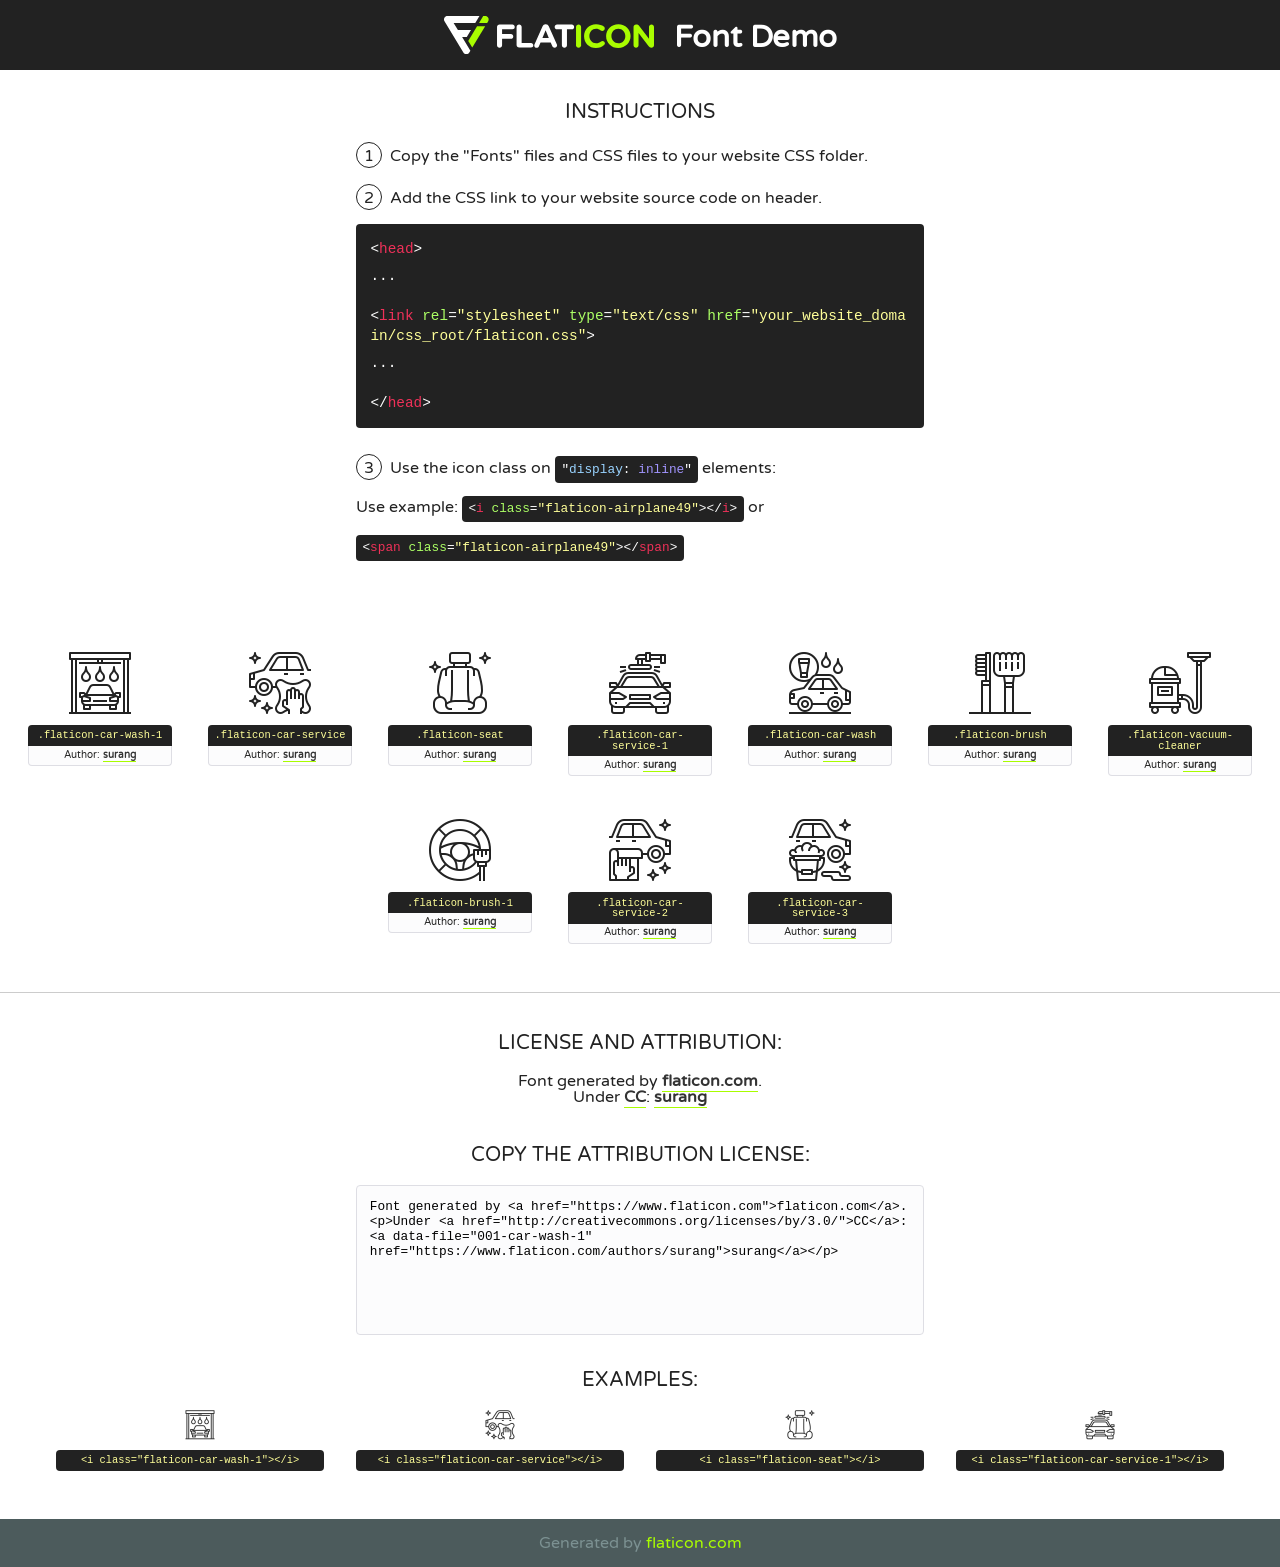
<file: static/lib/flaticon/font/flaticon.html>
<!DOCTYPE html>
<!--
  Flaticon icon font: Flaticon
  Creation date: 11/10/2020 08:08
-->
<html>
<!DOCTYPE html>
<html>

<head>
    <title>Flaticon WebFont</title>
    <link href="http://fonts.googleapis.com/css?family=Varela+Round" rel="stylesheet" type="text/css" />
    <link rel="stylesheet" type="text/css" href="flaticon.css">
    <meta charset="UTF-8">
    <style>
    html, body, div, span, applet, object, iframe,
    h1, h2, h3, h4, h5, h6, p, blockquote, pre,
    a, abbr, acronym, address, big, cite, code,
    del, dfn, em, img, ins, kbd, q, s, samp,
    small, strike, strong, sub, sup, tt, var,
    b, u, i, center,
    dl, dt, dd, ol, ul, li,
    fieldset, form, label, legend,
    table, caption, tbody, tfoot, thead, tr, th, td,
    article, aside, canvas, details, embed, 
    figure, figcaption, footer, header, hgroup, 
    menu, nav, output, ruby, section, summary,
    time, mark, audio, video {
        margin: 0;
        padding: 0;
        border: 0;
        font-size: 100%;
        font: inherit;
        vertical-align: baseline;
    }
    /* HTML5 display-role reset for older browsers */
    article, aside, details, figcaption, figure, 
    footer, header, hgroup, menu, nav, section {
        display: block;
    }
    body {
        line-height: 1;
    }
    ol, ul {
        list-style: none;
    }
    blockquote, q {
        quotes: none;
    }
    blockquote:before, blockquote:after,
    q:before, q:after {
        content: '';
        content: none;
    }
    table {
        border-collapse: collapse;
        border-spacing: 0;
    }
    body {
        font-family: 'Varela Round', Helvetica, Arial, sans-serif;
        font-size: 16px;
        color: #222;
    }
    a {
        color: #333;
        border-bottom: 1px solid #a9fd00;
        font-weight: bold;
        text-decoration: none;
    }
    * {
        -moz-box-sizing: border-box;
        -webkit-box-sizing: border-box;
        box-sizing: border-box;
        margin: 0;
        padding: 0;
    }
    [class^="flaticon-"]:before, [class*=" flaticon-"]:before, [class^="flaticon-"]:after, [class*=" flaticon-"]:after {
        font-family: Flaticon;
        font-size: 30px;
        font-style: normal;
        margin-left: 20px;
        color: #333;
    }
    .wrapper {
        max-width: 600px;
        margin: auto;
        padding: 0 1em;
    }
    .title {
        font-size: 1.25em;
        text-align: center;
        margin-bottom: 1em;
        text-transform: uppercase;
    }
    header {
        text-align: center;
        background-color: #222;
        color: #fff;
        padding: 1em;
    }
    header .logo {
        width: 210px;
        height: 38px;
        display: inline-block;
        vertical-align: middle;
        margin-right: 1em;
        border: none;
    }
    header strong {
        font-size: 1.95em;
        font-weight: bold;
        vertical-align: middle;
        margin-top: 5px;
        display: inline-block;
    }
    .demo {
        margin: 2em auto;
        line-height: 1.25em;
    }
    .demo ul li {
        margin-bottom: 1em;
    }
    .demo ul li .num {
        color: #222;
        border-radius: 20px;
        display: inline-block;
        width: 26px;
        padding: 3px;
        height: 26px;
        text-align: center;
        margin-right: 0.5em;
        border: 1px solid #222;
    }
    .demo ul li code {
        background-color: #222;
        border-radius: 4px;
        padding: 0.25em 0.5em;
        display: inline-block;
        color: #fff;
        font-family: Consolas,Monaco,Lucida Console,Liberation Mono,DejaVu Sans Mono,Bitstream Vera Sans Mono,Courier New, monospace;
        font-weight: lighter;
        margin-top: 1em;
        font-size: 0.8em;
        word-break: break-all;
    }
    .demo ul li code.big {
        padding: 1em;
        font-size: 0.9em;
    }
    .demo ul li code .red {
        color: #EF3159;
    }
    .demo ul li code .green {
        color: #ACFF65;
    }
    .demo ul li code .yellow {
        color: #FFFF99;
    }
    .demo ul li code .blue {
        color: #99D3FF;
    }
    .demo ul li code .purple {
        color: #A295FF;
    }
    .demo ul li code .dots {
        margin-top: 0.5em;
        display: block;
    }
    #glyphs {
        border-bottom: 1px solid #ccc;
        padding: 2em 0;
        text-align: center;
    }
    .glyph {
        display: inline-block;
        width: 9em;
        margin: 1em;
        text-align: center;
        vertical-align: top;
        background: #FFF;
    }
    .glyph .glyph-icon {
        padding: 10px;
        display: block;
        font-family:"Flaticon";
        font-size: 64px;
        line-height: 1;
    }
    .glyph .glyph-icon:before {
        font-size: 64px;
        color: #222;
        margin-left: 0;
    }
    .class-name {
        font-size: 0.65em;
        background-color: #222;
        color: #fff;
        border-radius: 4px 4px 0 0;
        padding: 0.5em;
        color: #FFFF99;
        font-family: Consolas,Monaco,Lucida Console,Liberation Mono,DejaVu Sans Mono,Bitstream Vera Sans Mono,Courier New, monospace;
    }
    .author-name {
        font-size: 0.6em;
        background-color: #fcfcfd;
        border: 1px solid #DEDEE4;
        border-top: 0;
        border-radius: 0 0 4px 4px;
        padding: 0.5em;
    }
    .class-name:last-child {
        font-size: 10px;
        color:#888;
    }
    .class-name:last-child a {
        font-size: 10px;
        color:#555;
    }
    .class-name:last-child a:hover {
        color:#a9fd00;
    }
    .glyph > input {
        display: block;
        width: 100px;
        margin: 5px auto;
        text-align: center;
        font-size: 12px;
        cursor: text;
    }
    .glyph > input.icon-input {
        font-family:"Flaticon";
        font-size: 16px;
        margin-bottom: 10px;
    }
    .attribution .title {
        margin-top: 2em;
    }
    .attribution textarea {
        background-color: #fcfcfd;
        padding: 1em;
        border: none;
        box-shadow: none;
        border: 1px solid #DEDEE4;
        border-radius: 4px;
        resize: none;
        width: 100%;
        height: 150px;
        font-size: 0.8em;
        font-family: Consolas,Monaco,Lucida Console,Liberation Mono,DejaVu Sans Mono,Bitstream Vera Sans Mono,Courier New, monospace;
        -webkit-appearance: none;
    }
    .iconsuse {
        margin: 2em auto;
        text-align: center;
        max-width: 1200px;
    }
    .iconsuse:after {
        content: '';
        display: table;
        clear: both;
    }
    .iconsuse .image {
        float: left;
        width: 25%;
        padding: 0 1em;
    }
    .iconsuse .image p {
        margin-bottom: 1em;
    }
    .iconsuse .image span {
        display: block;
        font-size: 0.65em;
        background-color: #222;
        color: #fff;
        border-radius: 4px;
        padding: 0.5em;
        color: #FFFF99;
        margin-top: 1em;
        font-family: Consolas,Monaco,Lucida Console,Liberation Mono,DejaVu Sans Mono,Bitstream Vera Sans Mono,Courier New, monospace;
    }
    #footer {
        text-align: center;
        background-color: #4C5B5C;
        color: #7c9192;
        padding: 1em;
    }
    #footer a {
        border: none;
        color: #a9fd00;
        font-weight: normal;
    }
    @media (max-width: 960px) {
        .iconsuse .image {
            width: 50%;
        }
    }
    @media (max-width: 560px) {
        .iconsuse .image {
            width: 100%;
        }
    }
    </style>
</head>

<body class="characters-off">

    <header>
        <a href="https://www.flaticon.com" target="_blank" class="logo">
            <svg version="1.1" xmlns="http://www.w3.org/2000/svg" xmlns:xlink="http://www.w3.org/1999/xlink" xmlns:a="http://ns.adobe.com/AdobeSVGViewerExtensions/3.0/" viewBox="0 0 560.875 102.036" enable-background="new 0 0 560.875 102.036" xml:space="preserve">
                <defs>
                </defs>
                <g>
                    <g class="letters">
                        <path fill="#ffffff" d="M141.596,29.675c0-3.777,2.985-6.767,6.764-6.767h34.438c3.426,0,6.15,2.728,6.15,6.15
                        c0,3.43-2.724,6.149-6.15,6.149h-27.674v13.091h23.719c3.429,0,6.151,2.724,6.151,6.15c0,3.43-2.723,6.149-6.151,6.149h-23.719
                        v17.574c0,3.773-2.986,6.761-6.764,6.761c-3.779,0-6.764-2.989-6.764-6.761V29.675z"></path>
                        <path fill="#ffffff" d="M193.844,29.149c0-3.781,2.985-6.767,6.764-6.767c3.776,0,6.763,2.985,6.763,6.767v42.957h25.039
                        c3.426,0,6.149,2.726,6.149,6.153c0,3.425-2.723,6.15-6.149,6.15h-31.802c-3.779,0-6.764-2.986-6.764-6.768V29.149z"></path>
                        <path fill="#ffffff" d="M241.891,75.71l21.438-48.407c1.492-3.341,4.215-5.357,7.906-5.357h0.792
                        c3.686,0,6.323,2.017,7.815,5.357l21.439,48.407c0.436,0.967,0.701,1.845,0.701,2.723c0,3.602-2.809,6.501-6.414,6.501
                        c-3.161,0-5.269-1.845-6.499-4.655l-4.132-9.661h-27.059l-4.301,10.102c-1.144,2.631-3.426,4.214-6.237,4.214
                        c-3.517,0-6.24-2.81-6.24-6.325C241.1,77.64,241.451,76.677,241.891,75.71z M279.932,58.666l-8.521-20.297l-8.526,20.297H279.932
                        z"></path>
                        <path fill="#ffffff" d="M314.864,35.387H301.86c-3.429,0-6.239-2.813-6.239-6.238c0-3.429,2.811-6.24,6.239-6.24h39.533
                        c3.426,0,6.237,2.811,6.237,6.24c0,3.425-2.811,6.238-6.237,6.238h-13.001v42.785c0,3.773-2.99,6.761-6.764,6.761
                        c-3.779,0-6.764-2.989-6.764-6.761V35.387z"></path>
                        <path fill="#A9FD00" d="M352.615,29.149c0-3.781,2.985-6.767,6.767-6.767c3.774,0,6.761,2.985,6.761,6.767v49.024
                        c0,3.773-2.987,6.761-6.761,6.761c-3.781,0-6.767-2.989-6.767-6.761V29.149z"></path>
                        <path fill="#A9FD00" d="M374.132,53.836v-0.179c0-17.481,13.178-31.801,32.065-31.801c9.22,0,15.459,2.458,20.557,6.238
                        c1.402,1.054,2.637,2.985,2.637,5.357c0,3.692-2.985,6.59-6.681,6.59c-1.845,0-3.071-0.702-4.044-1.319
                        c-3.776-2.813-7.729-4.393-12.562-4.393c-10.364,0-17.831,8.611-17.831,19.154v0.173c0,10.542,7.291,19.329,17.831,19.329
                        c5.715,0,9.492-1.756,13.359-4.834c1.049-0.874,2.458-1.491,4.039-1.491c3.429,0,6.325,2.813,6.325,6.236
                        c0,2.106-1.056,3.78-2.282,4.834c-5.539,4.834-12.036,7.733-21.878,7.733C387.572,85.464,374.132,71.493,374.132,53.836z"></path>
                        <path fill="#A9FD00" d="M433.009,53.836v-0.179c0-17.481,13.79-31.801,32.766-31.801c18.981,0,32.592,14.143,32.592,31.628v0.173
                        c0,17.483-13.785,31.807-32.769,31.807C446.625,85.464,433.009,71.32,433.009,53.836z M484.224,53.836v-0.179
                        c0-10.539-7.725-19.326-18.626-19.326c-10.893,0-18.449,8.611-18.449,19.154v0.173c0,10.542,7.73,19.329,18.626,19.329
                        C476.676,72.986,484.224,64.378,484.224,53.836z"></path>
                        <path fill="#A9FD00" d="M506.233,29.321c0-3.774,2.99-6.763,6.767-6.763h1.401c3.252,0,5.183,1.583,7.029,3.953l26.093,34.265
                        V29.059c0-3.692,2.99-6.677,6.681-6.677c3.683,0,6.671,2.985,6.671,6.677v48.934c0,3.78-2.987,6.765-6.764,6.765h-0.436
                        c-3.257,0-5.188-1.581-7.034-3.953l-27.056-35.492v32.944c0,3.687-2.985,6.676-6.678,6.676c-3.683,0-6.673-2.989-6.673-6.676
                        V29.321z"></path>
                    </g>
                    <g class="insignia">
                        <path fill="#ffffff" d="M48.372,56.137h12.517l11.156-18.537H37.186L25.688,18.539h57.825L94.668,0H9.271
                        C5.925,0,2.842,1.801,1.198,4.716c-1.644,2.907-1.593,6.482,0.134,9.343l50.38,83.501c1.678,2.781,4.689,4.476,7.938,4.476
                        c3.246,0,6.257-1.695,7.935-4.476l2.898-4.804L48.372,56.137z"></path>
                        <g class="i">
                            <path fill="#A9FD00" d="M93.575,18.539h0.031v0.004l21.652,0.004l2.705-4.488c1.727-2.861,1.778-6.436,0.133-9.343
                            C116.454,1.801,113.371,0,110.026,0h-5.294L93.575,18.539z"></path>
                            <polygon fill="#A9FD00" points="88.291,27.356 64.725,66.486 75.519,84.404 109.942,27.356"></polygon>
                        </g>
                    </g>
                </g>
            </svg>
        </a>
        <strong>Font Demo</strong>
    </header>


    <section class="demo wrapper">

        <p class="title">Instructions</p>

        <ul>
            <li>
                <span class="num">1</span>Copy the "Fonts" files and CSS files to your website CSS folder.
            </li>
            <li>
                <span class="num">2</span>Add the CSS link to your website source code on header.
                <code class="big">
                    &lt;<span class="red">head</span>&gt;
                    <br/><span class="dots">...</span>
                    <br/>&lt;<span class="red">link</span> <span class="green">rel</span>=<span class="yellow">"stylesheet"</span> <span class="green">type</span>=<span class="yellow">"text/css"</span> <span class="green">href</span>=<span class="yellow">"your_website_domain/css_root/flaticon.css"</span>&gt;
                    <br/><span class="dots">...</span>
                    <br/>&lt;/<span class="red">head</span>&gt;
                </code>
            </li>

            <li>
                <p>
                    <span class="num">3</span>Use the icon class on <code>"<span class="blue">display</span>:<span class="purple"> inline</span>"</code> elements:
                    <br />
                    Use example: <code>&lt;<span class="red">i</span> <span class="green">class</span>=<span class="yellow">&quot;flaticon-airplane49&quot;</span>&gt;&lt;/<span class="red">i</span>&gt;</code> or <code>&lt;<span class="red">span</span> <span class="green">class</span>=<span class="yellow">&quot;flaticon-airplane49&quot;</span>&gt;&lt;/<span class="red">span</span>&gt;</code>
            </li>
        </ul>

    </section>




   <section id="glyphs">          
    
      
        <div class="glyph"><div class="glyph-icon flaticon-car-wash-1"></div>
            <div class="class-name">.flaticon-car-wash-1</div>
            <div class="author-name">Author: <a data-file="001-car-wash-1" href="https://www.flaticon.com/authors/surang">surang</a> </div> 
        </div>        
        
        <div class="glyph"><div class="glyph-icon flaticon-car-service"></div>
            <div class="class-name">.flaticon-car-service</div>
            <div class="author-name">Author: <a data-file="002-car-service" href="https://www.flaticon.com/authors/surang">surang</a> </div> 
        </div>        
        
        <div class="glyph"><div class="glyph-icon flaticon-seat"></div>
            <div class="class-name">.flaticon-seat</div>
            <div class="author-name">Author: <a data-file="003-seat" href="https://www.flaticon.com/authors/surang">surang</a> </div> 
        </div>        
        
        <div class="glyph"><div class="glyph-icon flaticon-car-service-1"></div>
            <div class="class-name">.flaticon-car-service-1</div>
            <div class="author-name">Author: <a data-file="004-car-service-1" href="https://www.flaticon.com/authors/surang">surang</a> </div> 
        </div>        
        
        <div class="glyph"><div class="glyph-icon flaticon-car-wash"></div>
            <div class="class-name">.flaticon-car-wash</div>
            <div class="author-name">Author: <a data-file="005-car-wash" href="https://www.flaticon.com/authors/surang">surang</a> </div> 
        </div>        
        
        <div class="glyph"><div class="glyph-icon flaticon-brush"></div>
            <div class="class-name">.flaticon-brush</div>
            <div class="author-name">Author: <a data-file="006-brush" href="https://www.flaticon.com/authors/surang">surang</a> </div> 
        </div>        
        
        <div class="glyph"><div class="glyph-icon flaticon-vacuum-cleaner"></div>
            <div class="class-name">.flaticon-vacuum-cleaner</div>
            <div class="author-name">Author: <a data-file="007-vacuum-cleaner" href="https://www.flaticon.com/authors/surang">surang</a> </div> 
        </div>        
        
        <div class="glyph"><div class="glyph-icon flaticon-brush-1"></div>
            <div class="class-name">.flaticon-brush-1</div>
            <div class="author-name">Author: <a data-file="008-brush-1" href="https://www.flaticon.com/authors/surang">surang</a> </div> 
        </div>        
        
        <div class="glyph"><div class="glyph-icon flaticon-car-service-2"></div>
            <div class="class-name">.flaticon-car-service-2</div>
            <div class="author-name">Author: <a data-file="009-car-service-2" href="https://www.flaticon.com/authors/surang">surang</a> </div> 
        </div>        
        
        <div class="glyph"><div class="glyph-icon flaticon-car-service-3"></div>
            <div class="class-name">.flaticon-car-service-3</div>
            <div class="author-name">Author: <a data-file="010-car-service-3" href="https://www.flaticon.com/authors/surang">surang</a> </div> 
        </div>        
        

    </section>



    <section class="attribution wrapper"   style="text-align:center;">

      <div class="title">License and attribution:</div><div class="attrDiv">Font generated by <a href="https://www.flaticon.com">flaticon.com</a>. <div><p>Under <a href="http://creativecommons.org/licenses/by/3.0/">CC</a>: <a data-file="001-car-wash-1" href="https://www.flaticon.com/authors/surang">surang</a></p>  </div>
      </div>
      <div class="title">Copy the Attribution License:</div>

    <textarea onclick="this.focus();this.select();">Font generated by &lt;a href=&quot;https://www.flaticon.com&quot;&gt;flaticon.com&lt;/a&gt;. <p>Under <a href="http://creativecommons.org/licenses/by/3.0/">CC</a>: <a data-file="001-car-wash-1" href="https://www.flaticon.com/authors/surang">surang</a></p>  
     </textarea>

    </section>

    <section class="iconsuse">

          <div class="title">Examples:</div>            
             
            <div class="image">
                <p>
                    <i class="glyph-icon flaticon-car-wash-1"></i> 
                    <span>&lt;i class=&quot;flaticon-car-wash-1&quot;&gt;&lt;/i&gt;</span>
                </p>
            </div>
            
            <div class="image">
                <p>
                    <i class="glyph-icon flaticon-car-service"></i> 
                    <span>&lt;i class=&quot;flaticon-car-service&quot;&gt;&lt;/i&gt;</span>
                </p>
            </div>
            
            <div class="image">
                <p>
                    <i class="glyph-icon flaticon-seat"></i> 
                    <span>&lt;i class=&quot;flaticon-seat&quot;&gt;&lt;/i&gt;</span>
                </p>
            </div>
            
            <div class="image">
                <p>
                    <i class="glyph-icon flaticon-car-service-1"></i> 
                    <span>&lt;i class=&quot;flaticon-car-service-1&quot;&gt;&lt;/i&gt;</span>
                </p>
            </div>
                       
        </div>
                            
    </section>

<div id="footer">
    <div>Generated by <a href="https://www.flaticon.com">flaticon.com</a>
    </div>
</div>



</body>
</html>
</file>
<file: static/lib/flaticon/font/flaticon.css>
/*
  	Flaticon icon font: Flaticon
  	Creation date: 11/10/2020 08:08
  	*/

@font-face {
  font-family: "Flaticon";
  src: url("./Flaticon.eot");
  src: url("./Flaticon.eot?#iefix") format("embedded-opentype"),
       url("./Flaticon.woff2") format("woff2"),
       url("./Flaticon.woff") format("woff"),
       url("./Flaticon.ttf") format("truetype"),
       url("./Flaticon.svg#Flaticon") format("svg");
  font-weight: normal;
  font-style: normal;
}

@media screen and (-webkit-min-device-pixel-ratio:0) {
  @font-face {
    font-family: "Flaticon";
    src: url("./Flaticon.svg#Flaticon") format("svg");
  }
}

[class^="flaticon-"]:before, [class*=" flaticon-"]:before,
[class^="flaticon-"]:after, [class*=" flaticon-"]:after {   
  font-family: Flaticon;
        font-size: 20px;
font-style: normal;
margin-left: 20px;
}

.flaticon-car-wash-1:before { content: "\f100"; }
.flaticon-car-service:before { content: "\f101"; }
.flaticon-seat:before { content: "\f102"; }
.flaticon-car-service-1:before { content: "\f103"; }
.flaticon-car-wash:before { content: "\f104"; }
.flaticon-brush:before { content: "\f105"; }
.flaticon-vacuum-cleaner:before { content: "\f106"; }
.flaticon-brush-1:before { content: "\f107"; }
.flaticon-car-service-2:before { content: "\f108"; }
.flaticon-car-service-3:before { content: "\f109"; }
</file>
<file: static/css/style.css>
/*******************************/
/********* General CSS *********/
/*******************************/
body {
    color: #444444;
    font-weight: 400;
    background: #ffffff;
    font-family: 'Barlow', sans-serif;
}

h1,
h2, 
h3, 
h4,
h5, 
h6 {
    color: #202C45;
}

a {
    color: #202C45;
    transition: .3s;
}

a:hover,
a:active,
a:focus {
    color: #E81C2E;
    outline: none;
    text-decoration: none;
}

.btn.btn-custom {
    padding: 10px 30px 12px 30px;
    text-align: center; 
    font-size: 16px;
    font-weight: 500;
    color: #ffffff;
    background: #E81C2E;
    border: none;
    border-radius: 60px;
    box-shadow: inset 0 0 0 0 #202C45;
    transition: ease-out 0.5s;
    -webkit-transition: ease-out 0.5s;
    -moz-transition: ease-out 0.5s;
}

.btn.btn-custom:hover {
    color: #E81C2E;
    background: #202C45;
    box-shadow: inset 200px 0 0 0 #202C45;
}

.btn:focus,
.form-control:focus {
    box-shadow: none;
}

.container-fluid {
    max-width: 1366px;
}

[class^="flaticon-"]:before, [class*=" flaticon-"]:before,
[class^="flaticon-"]:after, [class*=" flaticon-"]:after {   
    font-size: inherit;
    margin-left: 0;
}


/**********************************/
/****** Loader & Back to Top ******/
/**********************************/
#loader {
    position: fixed;
    top: 0;
    right: 0;
    bottom: 0;
    left: 0;
    display: flex;
    align-items: center;
    justify-content: center;
    background: #ffffff;
    opacity: 0;
    visibility: hidden;
    -webkit-transition: opacity .3s ease-out, visibility 0s linear .3s;
    -o-transition: opacity .3s ease-out, visibility 0s linear .3s;
    transition: opacity .3s ease-out, visibility 0s linear .3s;
    z-index: 999;
}

#loader.show {
    -webkit-transition: opacity .6s ease-out, visibility 0s linear 0s;
    -o-transition: opacity .6s ease-out, visibility 0s linear 0s;
    transition: opacity .6s ease-out, visibility 0s linear 0s;
    visibility: visible;
    opacity: 1;
}

#loader .loader {
    position: relative;
    width: 45px;
    height: 45px;
    border: 5px solid #dddddd;
    border-top: 5px solid #E81C2E;
    border-radius: 50%;
    -webkit-animation: spin 2s linear infinite;
    animation: spin 2s linear infinite;
}

@-webkit-keyframes spin {
    0% { -webkit-transform: rotate(0deg); }
    100% { -webkit-transform: rotate(360deg); }
}

@keyframes spin {
    0% { transform: rotate(0deg); }
    100% { transform: rotate(360deg); }
}

.back-to-top {
    position: fixed;
    display: none;
    width: 44px;
    height: 44px;
    text-align: center;
    line-height: 1;
    font-size: 22px;
    right: 15px;
    bottom: 15px;
    transition: .5s;
    background: #E81C2E;
    border-radius: 44px;
    z-index: 9;
}

.back-to-top i {
    color: #ffffff;
    padding-top: 10px;
}

.back-to-top:hover {
    background: #202C45;
}


/**********************************/
/********** Top Bar CSS ***********/
/**********************************/
.top-bar {
    position: relative;
    height: 75px;
    display: flex;
    align-items: center;
    background: #ffffff;
}

.top-bar .logo {
    text-align: left;
    overflow: hidden;
}

.top-bar .logo h1 {
    margin: -4px 0 0 0;
    color: #E81C2E;
    font-size: 50px;
    line-height: 50px;
    font-weight: 800;
    letter-spacing: 1px;
    font-style: italic;
}

.top-bar .logo h1 span {
    color: #202C45;
}

.top-bar .logo img {
    max-width: 100%;
    max-height: 60px;
}

.top-bar .top-bar-item {
    display: flex;
    align-items: center;
    justify-content: flex-end;
}

.top-bar .top-bar-icon {
    width: 40px;
    height: 40px;
    display: flex;
    align-items: center;
    justify-content: center;
    background: #202C45;
    border-radius: 40px;
}

.top-bar .top-bar-icon i {
    margin: 0;
    color: #ffffff;
    font-size: 16px;
}

.top-bar .top-bar-text {
    padding-left: 15px;
}

.top-bar .top-bar-text h3 {
    margin: 0 0 5px 0;
    font-size: 18px;
    font-weight: 600;
}

.top-bar .top-bar-text p {
    margin: 0;
    font-size: 14px;
    font-weight: 400;
}

@media (max-width: 991.98px) {
    .top-bar .logo {
        text-align: center;
    }
}


/**********************************/
/*********** Nav Bar CSS **********/
/**********************************/
.nav-bar {
    position: relative;
    background: #202C45;
}

.nav-bar.nav-sticky {
    position: fixed;
    width: 100%;
    top: 0;
    left: 0;
    box-shadow: 0 2px 5px rgba(0, 0, 0, .3);
    z-index: 999;
}

.nav-bar .navbar {
    padding: 20px 0;
    background: #202C45 !important;
    transition: .3s;
}

.nav-bar.nav-sticky .navbar {
    padding: 5px 0;
}

.navbar-dark .navbar-nav .nav-link,
.navbar-dark .navbar-nav .nav-link:focus,
.navbar-dark .navbar-nav .nav-link:hover,
.navbar-dark .navbar-nav .nav-link.active {
    color: #ffffff;
    padding: 15px;
    font-weight: 500;
    letter-spacing: 1px;
}

.navbar-dark .navbar-nav .nav-link:hover,
.navbar-dark .navbar-nav .nav-link.active {
    color: #E81C2E;
}

.nav-bar .dropdown-menu {
    margin-top: 0;
    border: 0;
    border-radius: 0;
    background: #f8f9fa;
}

.nav-bar .btn.btn-custom {
    color: #202C45;
    background: #ffffff;
    box-shadow: inset 0 0 0 0 #E81C2E;
}

.nav-bar .btn:hover {
    color: #ffffff;
    background: #E81C2E;
    box-shadow: inset 200px 0 0 0 #E81C2E;
}

@media (min-width: 992px) {
    .nav-bar .navbar-brand {
        display: none;
    }
}

@media (max-width: 991.98px) {
    .navbar-dark .navbar-nav .nav-link,
    .navbar-dark .navbar-nav .nav-link:focus,
    .navbar-dark .navbar-nav .nav-link:hover,
    .navbar-dark .navbar-nav .nav-link.active {
        padding: 5px 0;
    }
    
    .nav-bar .dropdown-menu {
        box-shadow: none;
    }
    
    .nav-bar .btn {
        display: none;
    }
}


/*******************************/
/********** Hero CSS ***********/
/*******************************/
.carousel {
    position: relative;
    width: 100%;
    min-height: 400px;
    background: #ffffff;
    margin-bottom: 45px;
}

.carousel .container-fluid {
    padding: 0;
}

.carousel .carousel-item {
    position: relative;
    width: 100%;
    min-height: 400px;
    display: flex;
    align-items: center;
    justify-content: center;
    flex-direction: column;
}

.carousel .carousel-img {
    position: relative;
    width: 100%;
    height: 100%;
    min-height: 400px;
    text-align: right;
    overflow: hidden;
}

.carousel .carousel-img::after {
    position: absolute;
    content: "";
    top: 0;
    right: 0;
    bottom: 0;
    left: 0;
    background: rgba(0, 0, 0, .5);
    z-index: 1;
}

.carousel .carousel-img img {
    width: 100%;
    height: 100%;
    object-fit: cover;
}

.carousel .carousel-text {
    position: absolute;
    max-width: 992px;
    padding: 0 15px;
    text-align: center;
    display: flex;
    align-items: center;
    justify-content: center;
    flex-direction: column;
    z-index: 2;
}

.carousel .carousel-text h3 {
    color: #E81C2E;
    font-size: 20px;
    font-weight: 700;
    letter-spacing: 4px;
    text-transform: uppercase;
    margin-bottom: 0px;
}

.carousel .carousel-text h1 {
    color: #ffffff;
    font-size: 90px;
    font-weight: 700;
    margin-bottom: 20px;
    text-transform: capitalize;
}

.carousel .carousel-text p {
    max-width: 500px;
    color: #ffffff;
    font-size: 18px;
    margin-bottom: 40px;
}

.carousel .btn.btn-custom {
    padding: 20px 45px 22px 45px;
    color: #ffffff;
}

.carousel .btn.btn-custom:hover {
    color: #E81C2E;
}

.carousel .owl-nav {
    position: absolute;
    width: 100%;
    height: 50px;
    top: calc(50% - 25px);
    left: 0;
    display: flex;
    justify-content: space-between;
    z-index: 9;
}

.carousel .owl-nav .owl-prev,
.carousel .owl-nav .owl-next {
    width: 50px;
    height: 50px;
    display: flex;
    align-items: center;
    justify-content: center;
    color: #ffffff;
    border-radius: 50px;
    background: rgba(256, 256, 256, .2);
    font-size: 22px;
    transition: .5s;
}

.carousel .owl-nav .owl-prev {
    margin-left: 30px;
}

.carousel .owl-nav .owl-next {
    margin-right: 30px;
}

.carousel .owl-nav .owl-prev:hover,
.carousel .owl-nav .owl-next:hover {
    color: #ffffff;
    background: #E81C2E;
}

.carousel .animated {
    -webkit-animation-duration: 1s;
    animation-duration: 1s;
}

@media (max-width: 991.98px) {
    .carousel .carousel-text h3 {
        margin-bottom: 5px;
    }
    
    .carousel .carousel-text h1 {
        font-size: 60px;
    }
    
    .carousel .carousel-text p {
        font-size: 16px;
    }
    
    .carousel .carousel-text .btn {
        padding: 12px 30px;
        font-size: 15px;
        letter-spacing: 0;
    }
}

@media (max-width: 767.98px) {
    .carousel .carousel-text h3 {
        font-size: 18px;
        letter-spacing: 2px;
        margin-bottom: 15px;
    }
    
    .carousel .carousel-text h1 {
        font-size: 45px;
    }
    
    .carousel .carousel-text .btn {
        padding: 10px 25px;
        font-size: 15px;
        letter-spacing: 0;
    }
}

@media (max-width: 575.98px) {
    .carousel .carousel-text h3 {
        font-size: 14px;
        letter-spacing: 1px;
        margin-bottom: 10px;
    }
    
    .carousel .carousel-text h1 {
        font-size: 30px;
        margin-bottom: 15px;
    }
    
    .carousel .carousel-text p {
        margin-bottom: 25px;
    }
    
    .carousel .carousel-text .btn {
        padding: 8px 20px;
        font-size: 14px;
        letter-spacing: 0;
    }
}


/*******************************/
/******* Page Header CSS *******/
/*******************************/
.page-header {
    position: relative;
    margin-bottom: 45px;
    padding: 90px 0;
    text-align: center;
    background: #202C45;
    border-top: 1px dotted #ffffff;
}

.page-header h2 {
    position: relative;
    color: #ffffff;
    font-size: 60px;
    font-weight: 700;
    margin-bottom: 20px;
    padding-bottom: 5px;
}

.page-header h2::after {
    position: absolute;
    content: "";
    width: 100px;
    height: 2px;
    left: calc(50% - 50px);
    bottom: 0;
    background: #ffffff;
}

.page-header a {
    position: relative;
    padding: 0 12px;
    font-size: 22px;
    color: #ffffff;
}

.page-header a:hover {
    color: #E81C2E;
}

.page-header a::after {
    position: absolute;
    content: "/";
    width: 8px;
    height: 8px;
    top: -2px;
    right: -7px;
    text-align: center;
    color: #ffffff;
}

.page-header a:last-child::after {
    display: none;
}

@media (max-width: 991.98px) {
    .page-header {
        padding: 60px 0;
    }
    
    .page-header h2 {
        font-size: 45px;
    }
    
    .page-header a {
        font-size: 20px;
    }
}

@media (max-width: 767.98px) {
    .page-header {
        padding: 45px 0;
    }
    
    .page-header h2 {
        font-size: 35px;
    }
    
    .page-header a {
        font-size: 18px;
    }
}


/*******************************/
/******* Section Header ********/
/*******************************/
.section-header {
    position: relative;
    width: 100%;
    max-width: 700px;
    margin: 0 auto 45px auto;
}

.section-header p {
    display: inline-block;
    margin-bottom: 10px;
    padding-bottom: 5px;
    position: relative;
    font-size: 16px;
    font-weight: 700;
    letter-spacing: 4px;
    text-transform: uppercase;
    color: #E81C2E;
}

.section-header p::after {
    position: absolute;
    content: "";
    width: 50%;
    height: 2px;
    left: 25%;
    bottom: 0;
    background: #E81C2E;
}

.section-header.text-left p::after {
    left: 0;
}

.section-header.text-right p::after {
    left: 50%;
}

.section-header h2 {
    margin: 0;
    font-size: 45px;
    font-weight: 700;
    text-transform: capitalize;
}

@media (max-width: 991.98px) {
    .section-header h2 {
        font-size: 45px;
    }
}

@media (max-width: 767.98px) {
    .section-header h2 {
        font-size: 40px;
    }
}

@media (max-width: 575.98px) {
    .section-header h2 {
        font-size: 35px;
    }
}


/*******************************/
/********** About CSS **********/
/*******************************/
.about {
    position: relative;
    width: 100%;
    padding: 45px 0 15px 0;
}

.about .section-header {
    margin-bottom: 30px;
    margin-left: 0;
}

.about .about-img img {
    width: 100%;
    border-radius: 5px;
    margin-bottom: 30px;
}

.about .about-content {
    margin-bottom: 30px;
}

.about .about-content ul {
    margin: 0;
    padding: 0;
    list-style: none;
    margin-bottom: 25px;
}

.about .about-content ul li {
    margin-bottom: 5px;
}

.about .about-content ul li i {
    margin-right: 8px;
    color: #E81C2E;
}


/*******************************/
/********* Service CSS *********/
/*******************************/
.service {
    position: relative;
    width: 100%;
    padding: 45px 0 0 0;
}

.service .service-item {
    position: relative;
    width: 100%;
    display: flex;
    flex-direction: column;
    margin-bottom: 45px;
}

.service .service-item i {
    color: #202C45;
    font-size: 75px;
    line-height: 75px;
    margin-bottom: 20px;
}

.service .service-item [class^="flaticon-"]::before {
    margin: 0;
    font-size: 60px;
    line-height: 60px;
    background-image: linear-gradient(#E81C2E, #202C45);
    -webkit-background-clip: text;
    -webkit-text-fill-color: transparent;
    transition: .5s;
}

.service .service-item h3 {
    margin-bottom: 10px;
    font-size: 20px;
    font-weight: 700;
    letter-spacing: 1px;
}

.service .service-item p {
    margin: 0;
}


/*******************************/
/********** Facts CSS **********/
/*******************************/
.facts {
    position: relative;
    width: 100%;
    min-height: 400px;
    margin: 45px 0;
    display: flex;
    align-items: center;
    background: #202C45;
}

.facts .facts-item {
    display: flex;
    flex-direction: row;
    margin: 25px 0;
}

.facts .facts-item i {
    margin-top: 15px;
    font-size: 45px;
    color: #E81C2E;
}

.facts .facts-text {
    padding-left: 20px;
}

.facts .facts-text h3 {
    position: relative;
    display: inline-block;
    color: #ffffff;
    font-size: 60px;
    font-weight: 700;
}

.facts .facts-text h3::after {
    position: absolute;
    content: "\f067";
    top: 0px;
    right: -25px;
    color: #ffffff;
    font-size: 25px;
    font-family: "Font Awesome 5 Free";
    font-weight: 900;
}

.facts .facts-text p {
    color: #ffffff;
    font-size: 18px;
    font-weight: 500;
    margin: 0;
}


/*******************************/
/********* Pricing CSS *********/
/*******************************/
.price {
    position: relative;
    width: 100%;
    padding: 45px 0 15px 0;
}

.price .row {
    padding: 0 15px;
}

.price .col-md-4 {
    padding: 0;
}

.price .price-item {
    position: relative;
    margin-bottom: 30px;
    background: #ffffff;
    border-radius: 5px;
    text-align: center;
}

.price .featured-item {
    box-shadow: 0 0 30px rgba(0, 0, 0, .2);
    z-index: 1;
}

.price .price-header {
    padding: 45px 0 30px 0;
}

.price .price-header h3 {
    font-size: 20px;
    font-weight: 700;
    letter-spacing: 2px;
    text-transform: uppercase;
}

.price .price-header h2 {
    display: flex;
    align-items: flex-start;
    justify-content: center;
    font-size: 60px;
    font-weight: 700;
    letter-spacing: 5px;
}

.price .price-header h2 span {
    font-size: 25px;
    line-height: 55px;
}

.price .price-item.featured-item h2,
.price .price-item.featured-item h3 {
    color: #E81C2E;
}

.price .price-body {
    padding: 0 0 20px 0;
}

.price .price-body ul {
    margin: 0;
    padding: 0;
    list-style: none;
}

.price .price-body ul li {
    padding: 0 0 15px 0;
}

.price .price-body ul li i {
    margin-right: 10px;
}

.price .price-body ul li i.fa-check-circle {
    color: #39B972;
}

.price .price-body ul li i.fa-times-circle {
    color: #cccccc;
}

.price .price-item .price-footer {
    padding-bottom: 45px;
}

.price .price-item .price-footer .btn.btn-custom {
    color: #E81C2E;
    background: #202C45;
    box-shadow: inset 0 0 0 0 #E81C2E;
}

.price .price-item .price-footer .btn.btn-custom:hover {
    color: #ffffff;
    background: #E81C2E;
    box-shadow: inset 200px 0 0 0 #E81C2E;
}

.price .price-item.featured-item .price-footer .btn.btn-custom {
    color: #ffffff;
    background: #E81C2E;
    box-shadow: inset 0 0 0 0 #202C45;
}

.price .price-item.featured-item .price-footer .btn.btn-custom:hover {
    color: #E81C2E;
    background: #202C45;
    box-shadow: inset 200px 0 0 0 #202C45;
}


/*******************************/
/******** Location CSS *********/
/*******************************/
.location {
    position: relative;
    width: 100%;
    padding: 45px 0;
}

.location .location-item {
    display: flex;
    margin-bottom: 30px;
}

.location .location-item i {
    padding-top: 3px;
    font-size: 30px;
    color: #E81C2E;
}

.location .location-text {
    padding-left: 15px;
}

.location .location-text h3 {
    font-size: 18px;
    font-weight: 700;
}

.location .location-text p {
    margin-bottom: 5px;
}

.location .location-text p strong {
    margin-right: 5px;
    font-weight: 600;
}

.location .location-form {
    padding: 45px 30px;
    background: #E81C2E;
    border-radius: 5px;
}

.location .location-form h3 {
    color: #ffffff;
    font-size: 25px;
    font-weight: 700;
    margin-bottom: 25px;
}

.location .location-form .control-group {
    margin-bottom: 15px;
}

.location .location-form .form-control {
    height: 45px;
    color: #ffffff;
    padding: 0 15px;
    border-radius: 5px;
    border: 1px solid #ffffff;
    background: transparent;
}

.location .location-form textarea.form-control {
    height: 120px;
    padding: 15px;
}

.location .location-form .form-control::placeholder {
    color: #ffffff;
    opacity: 1;
}

.location .location-form .form-control:-ms-input-placeholder,
.location .location-form .form-control::-ms-input-placeholder {
    color: #ffffff;
}

.location .location-form .btn.btn-custom {
    width: 100%;
    color: #E81C2E;
    background: #ffffff;
    box-shadow: inset 0 0 0 0 #202C45;
}

.location .location-form .btn.btn-custom:hover {
    color: #ffffff;
    background: #E81C2E;
    box-shadow: inset 400px 0 0 0 #202C45;
}

@media(min-width: 576px) and (max-width: 991.89px) {
    .location .location-form .btn.btn-custom:hover {
        box-shadow: inset 650px 0 0 0 #202C45;
    }
}


/*******************************/
/*********** Team CSS **********/
/*******************************/
.team {
    position: relative;
    width: 100%;
    padding: 45px 0 15px 0;
}

.team .team-item {
    position: relative;
    margin-bottom: 30px;
}

.team .team-img {
    position: relative;
    border-radius: 5px 5px 0 0;
    overflow: hidden;
}

.team .team-img img {
    width: 100%;
    transition: .3s;
}

.team .team-item:hover img {
    transform: scale(1.1);
}

.team .team-text {
    position: relative;
    width: 100%;
    padding: 35px 30px 30px 30px;
    text-align: center;
    background: #202C45;
    border-radius: 0 0 5px 5px;
    transition: .5s;
}

.team .team-item:hover .team-text {
    background: #E81C2E;
}

.team .team-text h2 {
    color: #ffffff;
    font-size: 20px;
    font-weight: 600;
    letter-spacing: 1px;
    margin-bottom: 10px;
}

.team .team-text p {
    margin: 0;
    color: #ffffff;
}

.team .team-social {
    position: absolute;
    width: 100%;
    height: 40px;
    top: -20px;
    left: 0;
    text-align: center;
    font-size: 0;
}

.team .team-social a {
    display: inline-block;
    width: 40px;
    height: 40px;
    margin: 0 3px;
    padding: 7px 0;
    text-align: center;
    font-size: 16px;
    color: #ffffff;
    background: #202C45;
    border-radius: 40px;
    transition: .5s;
}

.team .team-item:hover .team-social a {
    background: #E81C2E;
}

.team .team-social a:hover {
    color: #202C45;
}


/*******************************/
/******* Testimonial CSS *******/
/*******************************/
.testimonial {
    position: relative;
    width: 100%;
    padding: 45px 0;
}

.testimonial .testimonials-carousel {
    position: relative;
    width: calc(100% + 30px);
    margin: 0 -15px;
}

.testimonial .testimonial-item {
    position: relative;
    width: 100%;
    padding: 0 15px;
    display: flex;
}

.testimonial .testimonial-item img {
    width: 80px;
    height: 80px;
    border-radius: 80px;
    transform: scale(.8);
    transition: 2s;
}

.testimonial .owl-item.center .testimonial-item img {
    transform: scale(1);
}

.testimonial .testimonial-text {
    width: calc(100% - 100px);
    padding-left: 20px;
}

.testimonial .testimonial-text h3 {
    font-size: 18px;
    font-weight: 700;
    letter-spacing: 1px;
    margin-bottom: 5px;
}

.testimonial .testimonial-text h4 {
    color: #777777;
    font-size: 15px;
    font-weight: 400;
    font-style: italic;
    margin-bottom: 10px;
}

.testimonial .testimonial-text p {
    margin: 0;
}

.testimonial .testimonial-text p::before {
    content: "\f10d";
    font-size: 25px;
    font-family: "Font Awesome 5 Free";
    font-weight: 900;
    color: #E81C2E;
    margin-right: 10px;
}

.testimonial .owl-dots {
    margin-top: 15px;
    text-align: center;
}

.testimonial .owl-dot {
    display: inline-block;
    margin: 0 5px;
    width: 12px;
    height: 12px;
    border-radius: 10px;
    background: #dddddd;
}

.testimonial .owl-dot.active {
    background: #E81C2E;
}


/*******************************/
/*********** Blog CSS **********/
/*******************************/
.blog {
    position: relative;
    width: 100%;
    padding: 45px 0 0 0;
}

.blog .blog-item {
    margin-bottom: 45px;
}

.blog .blog-img {
    position: relative;
    width: 100%;
}

.blog .blog-img img {
    width: 100%;
    border-radius: 5px;
}

.blog .meta-date {
    position: absolute;
    width: 70px;
    height: 70px;
    bottom: 10%;
    left: calc(50% - 35px);
    display: flex;
    align-items: center;
    justify-content: center;
    flex-direction: column;
    border-radius: 70px;
    background: #202C45;
    color: #ffffff;
    opacity: 0;
    transition: .5s;
}

.blog .meta-date span {
    font-size: 14px;
    font-weight: 400;
    letter-spacing: 1px;
}

.blog .meta-date strong {
    font-size: 16px;
    font-weight: 700;
    line-height: 16px;
    letter-spacing: 3px;
    text-transform: uppercase;
}

.blog .blog-item:hover .meta-date {
    bottom: calc(50% - 35px);
    opacity: 1;
}

.blog .blog-text {
    padding: 25px 0 20px 0;
}

.blog .blog-text h3 {
    font-size: 22px;
    font-weight: 700;
}

.blog .blog-text h3 a {
    color: #202C45;
}

.blog .blog-text h3 a:hover {
    color: #E81C2E;
}

.blog .blog-text p {
    margin: 0;
}

.blog .blog-meta {
    display: flex;
}

.blog .blog-meta p {
    margin: 0;
    font-size: 14px;
    line-height: 14px;
    padding: 0 10px;
    border-right: 1px solid rgba(0, 0, 0, .15);
}

.blog .blog-meta p:first-child {
    padding-left: 0;
}

.blog .blog-meta p:last-child {
    padding-right: 0;
    border: none;
}

.blog .blog-meta i {
    color: #999999;
    margin-right: 5px;
}

.blog .blog-meta a {
    color: #999999;
}

.blog .blog-meta a:hover {
    color: #E81C2E;
}

.blog .pagination {
    margin-bottom: 15px;
}

.blog .pagination .page-link {
    color: #202C45;
    border-radius: 0;
    border-color: #202C45;
}

.blog .pagination .page-link:hover,
.blog .pagination .page-item.active .page-link {
    color: #E81C2E;
    background: #202C45;
}

.blog .pagination .disabled .page-link {
    color: #999999;
}


/*******************************/
/********* Contact CSS *********/
/*******************************/
.contact {
    position: relative;
    width: 100%;
    padding: 45px 0;
}

.contact .contact-info {
    width: 100%;
    margin-bottom: 45px;
    padding: 35px 30px 10px 30px;
    border-radius: 5px;
    background: #202C45;
    
}

.contact .contact-info h2 {
    color: #ffffff;
    font-size: 25px;
    font-weight: 700;
    margin-bottom: 30px;
}

.contact .contact-info-item {
    display: flex;
    align-items: center;
    justify-content: flex-start;
    margin-bottom: 30px;
}

.contact .contact-info-icon {
    width: 50px;
    height: 50px;
    display: flex;
    align-items: center;
    justify-content: center;
    background: #ffffff;
    border-radius: 50px;
}

.contact .contact-info-icon i {
    margin: 0;
    color: #202C45;
    font-size: 16px;
}

.contact .contact-info-text {
    padding-left: 20px;
}

.contact .contact-info-text h3 {
    margin: 0 0 5px 0;
    color: #ffffff;
    font-size: 18px;
    font-weight: 700;
    letter-spacing: 1px;
}

.contact .contact-info-text p {
    margin: 0;
    color: #ffffff;
    font-size: 16px;
    font-weight: 500;
}

.contact .contact-form {
    position: relative;
    width: 100%;
    margin-bottom: 45px;
}

.contact .contact-form input {
    padding: 15px;
    border-radius: 5px;
    border: 1px solid #202C45;
}

.contact .contact-form textarea {
    height: 125px;
    padding: 8px 15px;
    border-radius: 5px;
    border: 1px solid #202C45;
}

.contact .help-block ul {
    margin: 0;
    padding: 0;
    list-style-type: none;
}

.contact iframe {
    width: 100%;
    height: 400px;
    border-radius: 5px;
}


/*******************************/
/******* Single Post CSS *******/
/*******************************/
.single {
    position: relative;
    padding: 45px 0;
}

.single .single-content {
    position: relative;
    margin-bottom: 30px;
    overflow: hidden;
}

.single .single-content img {
    margin-bottom: 20px;
    width: 100%;
    border-radius: 5px;
}

.single .single-tags {
    margin: -5px -5px 41px -5px;
    font-size: 0;
}

.single .single-tags a {
    margin: 5px;
    display: inline-block;
    padding: 7px 15px;
    font-size: 14px;
    font-weight: 500;
    color: #202C45;
    border: 1px solid #202C45;
    border-radius: 5px;
}

.single .single-tags a:hover {
    color: #ffffff;
    background: #E81C2E;
    border-color: #E81C2E;
}

.single .single-bio {
    padding: 30px;
    background: #202C45;
    display: flex;
    align-items: center;
    justify-content: center;
    flex-direction: column;
    border-radius: 5px;
}

.single .single-bio-img {
    width: 100%;
    max-width: 115px;
    padding: 15px;
    background: #ffffff;
    border-radius: 100px;
    margin-bottom: 20px;
}

.single .single-bio-img img {
    width: 100%;
    border-radius: 100px;
}

.single .single-bio-text {
    text-align: center;
}

.single .single-bio-text h3 {
    color: #ffffff;
    font-size: 20px;
    font-weight: 700;
    letter-spacing: 1px;
}

.single .single-bio-text p {
    color: #ffffff;
    margin: 0;
}

.single .single-bio-social {
    margin-top: 20px;
    display: flex;
}

.single .single-bio-social a {
    width: 40px;
    height: 40px;
    display: flex;
    align-items: center;
    justify-content: center;
    color: #202C45;
    background: #ffffff;
    border-radius: 40px;
    margin-right: 5px;
    transition: .5s;
}

.single .single-bio-social a:last-child {
    margin: 0;
}

.single .single-bio-social a:hover {
    color: #ffffff;
    background: #E81C2E;
}

.single .single-related {
    margin-bottom: 45px;
}

.single .single-related h2 {
    font-size: 30px;
    font-weight: 700;
    margin-bottom: 25px;
}

.single .related-slider {
    position: relative;
    margin: 0 -15px;
    width: calc(100% + 30px);
}

.single .related-slider .post-item {
    margin: 0 15px;
}

.single .post-item {
    display: flex;
    align-items: center;
    margin-bottom: 15px;
}

.single .post-item .post-img {
    width: 100%;
    max-width: 80px;
}

.single .post-item .post-img img {
    width: 100%;
    border-radius: 5px;
}

.single .post-item .post-text {
    padding-left: 15px;
}

.single .post-item .post-text a {
    font-size: 17px;
    font-weight: 500;
}

.single .post-item .post-text a:hover {
    color: #E81C2E;
}

.single .post-item .post-meta {
    display: flex;
    margin-top: 8px;
}

.single .post-item .post-meta p {
    display: inline-block;
    margin: 0;
    padding: 0 3px;
    font-size: 14px;
    font-weight: 400;
    font-style: italic;
}

.single .post-item .post-meta p a {
    margin-left: 5px;
    color: #777777;
    font-size: 14px;
    font-weight: 400;
    font-style: normal;
}

.single .related-slider .owl-nav {
    position: absolute;
    width: 90px;
    top: -55px;
    right: 15px;
    display: flex;
}

.single .related-slider .owl-nav .owl-prev,
.single .related-slider .owl-nav .owl-next {
    margin-left: 15px;
    width: 30px;
    height: 30px;
    display: flex;
    align-items: center;
    justify-content: center;
    color: #ffffff;
    background: #202C45;
    border-radius: 5px;
    font-size: 16px;
    transition: .3s;
}

.single .related-slider .owl-nav .owl-prev:hover,
.single .related-slider .owl-nav .owl-next:hover {
    color: #ffffff;
    background: #E81C2E;
}

.single .single-comment {
    position: relative;
    margin-bottom: 45px;
}

.single .single-comment h2 {
    font-size: 30px;
    font-weight: 700;
    margin-bottom: 25px;
}

.single .comment-list {
    list-style: none;
    padding: 0;
}

.single .comment-child {
    list-style: none;
}

.single .comment-body {
    display: flex;
    margin-bottom: 30px;
}

.single .comment-img {
    width: 60px;
}

.single .comment-img img {
    width: 100%;
    border-radius: 60px;
}

.single .comment-text {
    padding-left: 15px;
    width: calc(100% - 60px);
}

.single .comment-text h3 {
    font-size: 20px;
    font-weight: 600;
    margin-bottom: 3px;
}

.single .comment-text span {
    display: block;
    font-size: 14px;
    font-weight: 500;
    margin-bottom: 5px;
}

.single .comment-text .btn {
    padding: 3px 10px;
    font-size: 14px;
    font-weight: 500;
    color: #202C45;
    background: #dddddd;
    border-radius: 5px;
}

.single .comment-text .btn:hover {
    color: #ffffff;
    background: #E81C2E;
}

.single .comment-form {
    position: relative;
}

.single .comment-form h2 {
    font-size: 30px;
    font-weight: 700;
    margin-bottom: 25px;
}

.single .comment-form form {
    padding: 30px;
    background: #f3f6ff;
    border-radius: 5px;
}

.single .comment-form form .form-group:last-child {
    margin: 0;
}

.single .comment-form input,
.single .comment-form textarea {
    border-radius: 5px;
    border-color: #eeeeee;
}

.single .comment-form input:focus,
.single .comment-form textarea:focus {
    border-color: #E81C2E;
}

.single .comment-form .btn {
    border-radius: 45px;
}


/**********************************/
/*********** Sidebar CSS **********/
/**********************************/
.sidebar {
    position: relative;
    width: 100%;
}

@media(max-width: 991.98px) {
    .sidebar {
        margin-top: 45px;
    }
}

.sidebar .sidebar-widget {
    position: relative;
    margin-bottom: 45px;
}

.sidebar .sidebar-widget .widget-title {
    position: relative;
    margin-bottom: 30px;
    padding-bottom: 5px;
    font-size: 25px;
    font-weight: 700;
}

.sidebar .sidebar-widget .widget-title::after {
    position: absolute;
    content: "";
    width: 60px;
    height: 2px;
    bottom: 0;
    left: 0;
    background: #E81C2E;
}

.sidebar .sidebar-widget .search-widget {
    position: relative;
}

.sidebar .search-widget input {
    height: 50px;
    border: 1px solid #dddddd;
    border-radius: 5px;
}

.sidebar .search-widget input:focus {
    box-shadow: none;
    border-color: #E81C2E;
}

.sidebar .search-widget .btn {
    position: absolute;
    top: 6px;
    right: 15px;
    height: 40px;
    padding: 0;
    font-size: 25px;
    color: #202C45;
    background: none;
    border-radius: 0;
    border: none;
    transition: .3s;
}

.sidebar .search-widget .btn:hover {
    color: #E81C2E;
}

.sidebar .sidebar-widget .recent-post {
    position: relative;
}

.sidebar .sidebar-widget .tab-post {
    position: relative;
}

.sidebar .tab-post .nav.nav-pills {
    border-radius: 5px;
    overflow: hidden;
}

.sidebar .tab-post .nav.nav-pills .nav-link {
    color: #ffffff;
    background: #202C45;
    border-radius: 0;
}

.sidebar .tab-post .nav.nav-pills .nav-link:hover,
.sidebar .tab-post .nav.nav-pills .nav-link.active {
    color: #ffffff;
    background: #E81C2E;
}

.sidebar .tab-post .tab-content {
    padding: 15px 0 0 0;
    background: transparent;
}

.sidebar .tab-post .tab-content .container {
    padding: 0;
}

.sidebar .sidebar-widget .category-widget {
    position: relative;
}

.sidebar .category-widget ul {
    margin: 0;
    padding: 0;
    list-style: none;
}

.sidebar .category-widget ul li {
    margin: 0 0 12px 22px; 
}

.sidebar .category-widget ul li:last-child {
    margin-bottom: 0; 
}

.sidebar .category-widget ul li a {
    display: inline-block;
    line-height: 23px;
    font-weight: 500;
    letter-spacing: 1px;
}

.sidebar .category-widget ul li::before {
    position: absolute;
    content: '\f105';
    font-family: 'Font Awesome 5 Free';
    font-weight: 900;
    color: #E81C2E;
    left: 1px;
}

.sidebar .category-widget ul li span {
    display: inline-block;
    float: right;
}

.sidebar .sidebar-widget .tag-widget {
    position: relative;
    margin: -5px -5px;
}

.single .tag-widget a {
    margin: 5px;
    display: inline-block;
    padding: 7px 15px;
    font-size: 14px;
    font-weight: 400;
    color: #202C45;
    border: 1px solid #202C45;
    border-radius: 5px;
}

.single .tag-widget a:hover {
    color: #ffffff;
    background: #E81C2E;
    border-color: #E81C2E;
}

.sidebar .image-widget {
    display: block;
    width: 100%;
    overflow: hidden;
}

.sidebar .image-widget img {
    max-width: 100%;
    border-radius: 5px;
    transition: .3s;
}

.sidebar .image-widget img:hover {
    transform: scale(1.1);
}


/*******************************/
/********* Footer CSS **********/
/*******************************/
.footer {
    position: relative;
    margin-top: 45px;
    padding-top: 90px;
    background: #202C45;
}

.footer .footer-contact,
.footer .footer-link,
.footer .footer-newsletter {
    position: relative;
    margin-bottom: 45px;
    color: #ffffff;
}

.footer .footer-contact h2,
.footer .footer-link h2,
.footer .footer-newsletter h2 {
    margin-bottom: 30px;
    font-size: 20px;
    font-weight: 700;
    letter-spacing: 2px;
    color: #E81C2E;
}

.footer .footer-link a {
    display: block;
    margin-bottom: 10px;
    color: #ffffff;
    transition: .3s;
}

.footer .footer-link a::before {
    position: relative;
    content: "\f105";
    font-family: "Font Awesome 5 Free";
    font-weight: 900;
    margin-right: 10px;
}

.footer .footer-link a:hover {
    color: #E81C2E;
    letter-spacing: 1px;
}

.footer .footer-contact p i {
    width: 25px;
}

.footer .footer-social {
    position: relative;
    margin-top: 20px;
    display: flex;
}

.footer .footer-social a {
    width: 40px;
    height: 40px;
    display: flex;
    align-items: center;
    justify-content: center;
    color: #202C45;
    background: #ffffff;
    border-radius: 40px;
    margin-right: 5px;
    transition: .5s;
}

.footer .footer-social a:last-child {
    margin: 0;
}

.footer .footer-social a:hover {
    color: #ffffff;
    background: #E81C2E;
}

.footer .footer-newsletter form {
    position: relative;
    width: 100%;
}

.footer .footer-newsletter input {
    margin-bottom: 15px;
    height: 45px;
    background: transparent;
    border: 1px solid #ffffff;
    border-radius: 5px;
}

.footer .footer-newsletter label {
    margin-top: 5px;
    color: #777777;
    font-size: 14px;
    letter-spacing: 1px;
}

.footer .footer-newsletter .btn.btn-custom {
    width: 100%;
    color: #202C45;
    background: #ffffff;
    box-shadow: inset 0 0 0 0 #E81C2E;
}

.footer .footer-newsletter .btn:hover {
    color: #ffffff;
    background: #E81C2E;
    box-shadow: inset 200px 0 0 0 #E81C2E;
}

.footer .copyright {
    text-align: center;
    padding-top: 15px;
    padding-bottom: 45px;
}

.footer .copyright p {
    margin: 0;
    color: #ffffff;
}

.footer .copyright p a {
    color: #E81C2E;
    font-weight: 700;
    letter-spacing: 1px;
}

.footer .copyright p a:hover {
    color: #ffffff;
}
</file>
